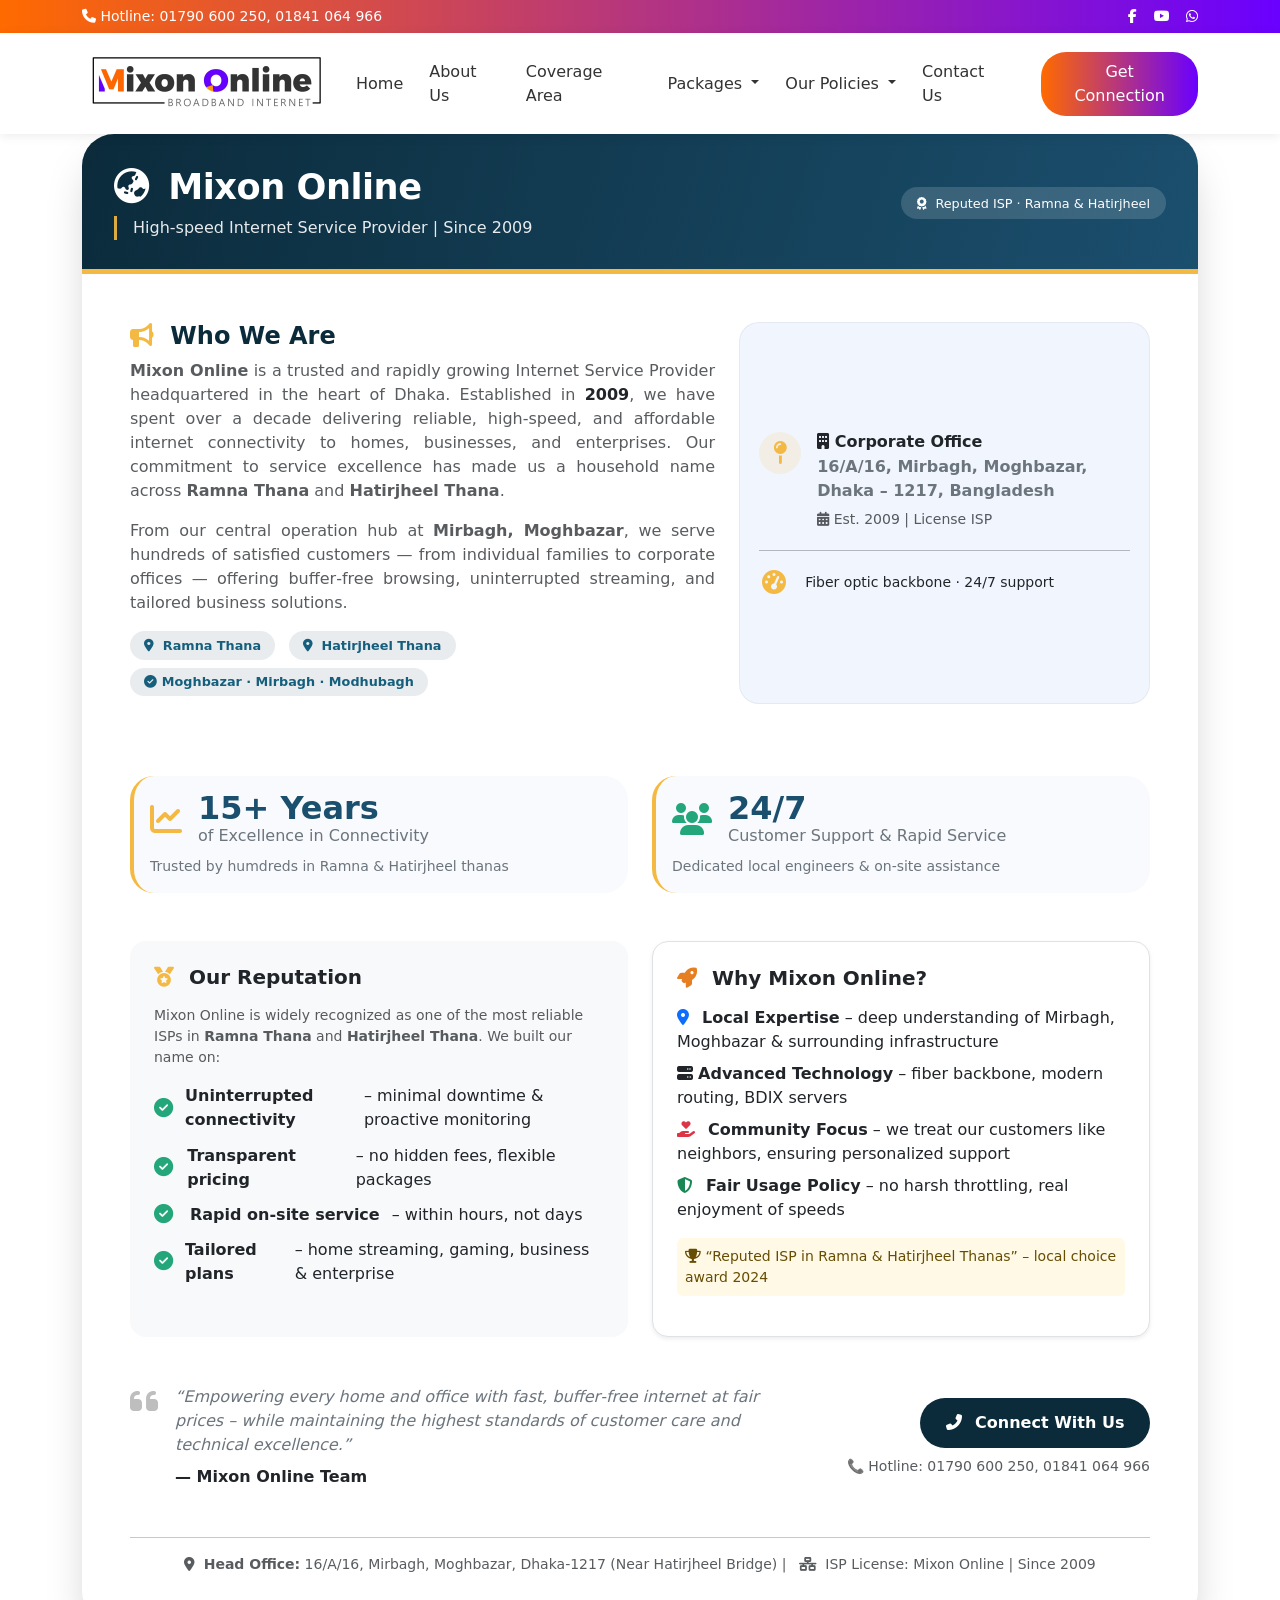
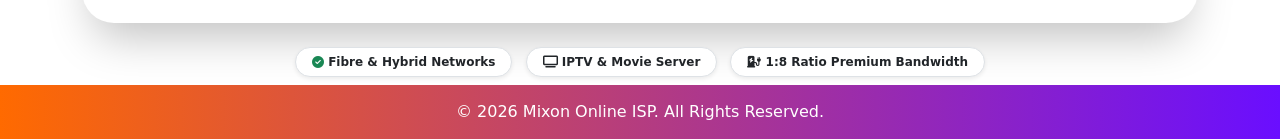
<file: about.html>
<!DOCTYPE html>
<html lang="en">
<head>
  <meta charset="UTF-8">
  <meta name="viewport" content="width=device-width, initial-scale=1.0">
  <title>About Mixon</title>

  <!-- Bootstrap CSS -->
  <link href="https://cdn.jsdelivr.net/npm/bootstrap@5.3.0/dist/css/bootstrap.min.css" rel="stylesheet">

  <!-- Font Awesome (Icons) -->
  <link rel="stylesheet" href="https://cdnjs.cloudflare.com/ajax/libs/font-awesome/6.5.0/css/all.min.css">
  <link rel="stylesheet" href="utils/style.css">

</head>

<body>

<!-- ===== Topbar ===== -->
<div class="topbar">
  <div class="container d-flex justify-content-between align-items-center">
    
    <!-- Left -->
    <div>
      <i class="fas fa-phone"></i>
      Hotline: 01790 600 250, 01841 064 966
    </div>

    <!-- Right -->
    <div>
        <a href="https://www.facebook.com/mixonbd" target="_blank"><i class="fab fa-facebook-f"></i></a>
        <a href="#" target="_blank"><i class="fab fa-youtube"></i></a>
        <a href="https://wa.me/01790600250" target="_blank"><i class="fab fa-whatsapp"></i></a>
    </div>

  </div>
</div>

<!-- ===== Navbar ===== -->
<nav class="navbar navbar-expand-lg sticky-top">
  <div class="container">

    <!-- Logo -->
    <a class="navbar-brand" href="index.html">
      <img src="utils/logo.jpeg" alt="Mixon Online Logo">
    </a>

    <!-- Mobile Toggle -->
    <button class="navbar-toggler" type="button" data-bs-toggle="collapse" data-bs-target="#navbarNav">
      <span class="navbar-toggler-icon"></span>
    </button>

    <!-- Menu -->
    <div class="collapse navbar-collapse justify-content-end" id="navbarNav">
      <ul class="navbar-nav align-items-center">

        <li class="nav-item">
          <a class="nav-link" href="index.html">Home</a>
        </li>

        <li class="nav-item">
          <a class="nav-link" href="about.html">About Us</a>
        </li>

        <li class="nav-item">
          <a class="nav-link" href="coverage.html">Coverage Area</a>
        </li>

        <!-- Packages Dropdown -->
        <li class="nav-item dropdown">
          <a class="nav-link dropdown-toggle" href="#" data-bs-toggle="dropdown">
            Packages
          </a>
          <ul class="dropdown-menu">
            <li><a class="dropdown-item" href="home_p.html">Home Packages</a></li>
            <li><a class="dropdown-item" href="Corp_P.html">Corporate Packages</a></li>
          </ul>
        </li>

        <li class="nav-item dropdown">
          <a class="nav-link dropdown-toggle" href="#" data-bs-toggle="dropdown">
            Our Policies
          </a>
          <ul class="dropdown-menu">
            <li><a class="dropdown-item" href="P_Policy.html">Privecy Policy</a></li>
            <li><a class="dropdown-item" href="tnc.html">Terms & Conditions</a></li>
          </ul>
        </li>
        <li class="nav-item">
          <a class="nav-link" href="contact.html">Contact Us</a>
        </li>

        <!-- Button -->
        <li class="nav-item">
          <a class="btn btn-connection ms-3" href="form.html">Get Connection</a>
        </li>

      </ul>
    </div>

  </div>
</nav>
<!-- ===== ABOUT US ===== -->
  <!-- Content -->
  <!-- <div class="container flex-grow-1"> -->
    <div class="container">
     <div class="row justify-content-center">
        <div class="col-lg-10 col-xl-20 flex-grow-1">
            <!-- Main About Us Block -->
            <div class="about-card">
                <!-- Header with branding -->
                <div class="about-header">
                    <div class="d-flex flex-wrap justify-content-between align-items-center">
                        <div>
                            <h2><i class="fas fa-globe-asia me-2"></i> Mixon Online</h2>
                            <div class="tagline">High‑speed Internet Service Provider | Since 2009</div>
                        </div>
                        <div class="info-badge mt-2 mt-sm-0">
                            <i class="fas fa-award me-1"></i> Reputed ISP · Ramna & Hatirjheel
                        </div>
                    </div>
                </div>

                <div class="p-4 p-md-5">
                    <!-- intro row -->
                    <div class="row g-4">
                        <div class="col-md-7">
                            <h4 class="fw-bold" style="color: #0b2b3b;"><i class="fas fa-bullhorn me-2" style="color:#f4b942;"></i> Who We Are</h4>
                            <p class="text-muted" style="text-align: justify;">
                                <strong>Mixon Online</strong> is a trusted and rapidly growing Internet Service Provider headquartered in the heart of Dhaka. 
                                Established in <span class="fw-bold text-dark">2009</span>, we have spent over a decade delivering reliable, 
                                high‑speed, and affordable internet connectivity to homes, businesses, and enterprises. 
                                Our commitment to service excellence has made us a household name across <strong>Ramna Thana</strong> and 
                                <strong>Hatirjheel Thana</strong>.
                            </p>
                            <p class="text-muted mt-2" style="text-align: justify;">
                                From our central operation hub at <strong>Mirbagh, Moghbazar</strong>, we serve hundreds of satisfied customers — 
                                from individual families to corporate offices — offering buffer‑free browsing, uninterrupted streaming, 
                                and tailored business solutions.
                            </p>
                            <div class="mt-3">
                                <span class="thana-chip me-2 mb-2"><i class="fas fa-map-marker-alt me-1"></i> Ramna Thana</span>
                                <span class="thana-chip me-2 mb-2"><i class="fas fa-map-marker-alt me-1"></i> Hatirjheel Thana</span>
                                <span class="thana-chip mb-2"><i class="fas fa-check-circle"></i> Moghbazar · Mirbagh · Modhubagh</span>
                            </div>
                        </div>
                        <div class="col-md-5">
                            <div class="address-card h-100 d-flex flex-column justify-content-center">
                                <div class="d-flex gap-3 align-items-start">
                                    <div class="icon-symbol"><i class="fas fa-map-pin"></i></div>
                                    <div>
                                        <h6 class="fw-bold mb-1"><i class="fas fa-building"></i> Corporate Office</h6>
                                        <p class="mb-1 text-secondary fw-semibold">16/A/16, Mirbagh, Moghbazar,<br> Dhaka – 1217, Bangladesh</p>
                                        <small class="text-muted"><i class="fas fa-calendar-alt"></i> Est. 2009 | License ISP</small>
                                    </div>
                                </div>
                                <hr class="divider-light">
                                <div class="d-flex gap-3 align-items-center">
                                    <i class="fas fa-tachometer-alt fa-fw" style="font-size: 1.5rem; color:#f4b942;"></i>
                                    <span class="small">Fiber optic backbone · 24/7 support</span>
                                </div>
                            </div>
                        </div>
                    </div>

                    <!-- reputation & stats row -->
                    <div class="row mt-5 g-4">
                        <div class="col-sm-6">
                            <div class="stat-block p-3 h-100 d-flex flex-column">
                                <div class="d-flex align-items-center gap-3">
                                    <div><i class="fas fa-chart-line fa-2x" style="color:#f4b942;"></i></div>
                                    <div>
                                        <div class="stat-number">15+ Years</div>
                                        <div class="text-secondary">of Excellence in Connectivity</div>
                                    </div>
                                </div>
                                <div class="mt-2 small text-secondary">Trusted by humdreds in Ramna & Hatirjheel thanas</div>
                            </div>
                        </div>
                        <div class="col-sm-6">
                            <div class="stat-block p-3 h-100 d-flex flex-column">
                                <div class="d-flex align-items-center gap-3">
                                    <div><i class="fas fa-users fa-2x" style="color:#22a67a;"></i></div>
                                    <div>
                                        <div class="stat-number">24/7</div>
                                        <div class="text-secondary">Customer Support & Rapid Service</div>
                                    </div>
                                </div>
                                <div class="mt-2 small text-secondary">Dedicated local engineers & on‑site assistance</div>
                            </div>
                        </div>
                    </div>

                    <!-- Why choose us + Reputation segment -->
                    <div class="row mt-4 g-4">
                        <div class="col-md-6">
                            <div class="bg-light rounded-4 p-4 h-100">
                                <h5 class="fw-bold mb-3"><i class="fas fa-medal me-2" style="color:#f4b942;"></i> Our Reputation</h5>
                                <p class="text-muted small">Mixon Online is widely recognized as one of the most reliable ISPs in <strong>Ramna Thana</strong> and <strong>Hatirjheel Thana</strong>. We built our name on:</p>
                                <ul class="list-check mt-2">
                                    <li><i class="fas fa-check-circle"></i> <strong>Uninterrupted connectivity</strong> – minimal downtime & proactive monitoring</li>
                                    <li><i class="fas fa-check-circle"></i> <strong>Transparent pricing</strong> – no hidden fees, flexible packages</li>
                                    <li><i class="fas fa-check-circle"></i> <strong>Rapid on‑site service</strong> – within hours, not days</li>
                                    <li><i class="fas fa-check-circle"></i> <strong>Tailored plans</strong> – home streaming, gaming, business & enterprise</li>
                                </ul>
                            </div>
                        </div>
                        <div class="col-md-6">
                            <div class="bg-white border rounded-4 p-4 h-100 shadow-sm">
                                <h5 class="fw-bold mb-3"><i class="fas fa-rocket me-2" style="color:#e67e22;"></i> Why Mixon Online?</h5>
                                <ul class="list-unstyled">
                                    <li class="mb-2"><i class="fas fa-map-marker-alt me-2 text-primary"></i> <strong>Local Expertise</strong> – deep understanding of Mirbagh, Moghbazar & surrounding infrastructure</li>
                                    <li class="mb-2"><i class="fas fa-server"></i> <strong>Advanced Technology</strong> – fiber backbone, modern routing, BDIX servers</li>
                                    <li class="mb-2"><i class="fas fa-hand-holding-heart me-2 text-danger"></i> <strong>Community Focus</strong> – we treat our customers like neighbors, ensuring personalized support</li>
                                    <li class="mb-2"><i class="fas fa-shield-alt me-2 text-success"></i> <strong>Fair Usage Policy</strong> – no harsh throttling, real enjoyment of speeds</li>
                                </ul>
                                <div class="alert alert-warning bg-warning bg-opacity-10 border-0 mt-2 p-2 small">
                                    <i class="fas fa-trophy"></i> “Reputed ISP in Ramna & Hatirjheel Thanas” – local choice award 2024
                                </div>
                            </div>
                        </div>
                    </div>

                    <!-- Mission statement & connect CTA -->
                    <div class="row mt-5 align-items-center">
                        <div class="col-md-8">
                            <div class="d-flex gap-3 align-items-start">
                                <i class="fas fa-quote-left fa-2x" style="color:#bebebe;"></i>
                                <div>
                                    <p class="fst-italic text-secondary mb-1" style="font-size: 1rem;">
                                        “Empowering every home and office with fast, buffer‑free internet at fair prices – while maintaining the highest standards of customer care and technical excellence.”
                                    </p>
                                    <div class="mt-2 fw-semibold">— Mixon Online Team</div>
                                </div>
                            </div>
                        </div>
                        <div class="col-md-4 text-md-end mt-3 mt-md-0">
                            <a href="contact.html" class="btn btn-connect"><i class="fas fa-phone-alt me-2"></i> Connect With Us</a>
                            <div class="small text-muted mt-2">📞 Hotline:  01790 600 250, 01841 064 966</div>
                        </div>
                    </div>

                    <!-- footer note with address repetition / map hint -->
                    <hr class="mt-5">
                    <div class="row mt-3">
                        <div class="col-12 text-center text-muted small">
                            <i class="fas fa-location-dot me-1"></i> <strong>Head Office:</strong> 16/A/16, Mirbagh, Moghbazar, Dhaka-1217 (Near Hatirjheel Bridge) |
                            <i class="fas fa-network-wired ms-2 me-1"></i> ISP License: Mixon Online | Since 2009
                        </div>
                    </div>
                </div> <!-- end inner padding -->
            </div> <!-- end about-card -->
            
            <!-- extra credibility badge row (optional) -->
            <div class="text-center mt-4">
                <span class="badge bg-white text-dark border px-3 py-2 rounded-pill shadow-sm me-2 mb-2"><i class="fas fa-check-circle text-success"></i> Fibre & Hybrid Networks</span>
                <span class="badge bg-white text-dark border px-3 py-2 rounded-pill shadow-sm me-2 mb-2"><i class="fas fa-tv"></i> IPTV & Movie Server</span>
                <span class="badge bg-white text-dark border px-3 py-2 rounded-pill shadow-sm mb-2"><i class="fas fa-charging-station"></i> 1:8 Ratio Premium Bandwidth</span>
            </div>
        </div>
    </div>
</div>

  <!-- Footer -->
  <footer class="footer text-center">
    © 2026 Mixon Online ISP. All Rights Reserved.
  </footer>



<!-- Bootstrap JS -->
<script src="https://cdn.jsdelivr.net/npm/bootstrap@5.3.0/dist/js/bootstrap.bundle.min.js"></script>
<!-- <script>
    document.querySelector('.btn-connect')?.addEventListener('click', function(e) {
        e.preventDefault();
        alert("📞 Mixon Online - Contact: 01790 600 250, 01841 064 966 | Email: info@mixononline.com\nVisit our office: 16/A/16, Mirbagh, Moghbazar.");
    });
</script> -->

</body>
</html>
</file>
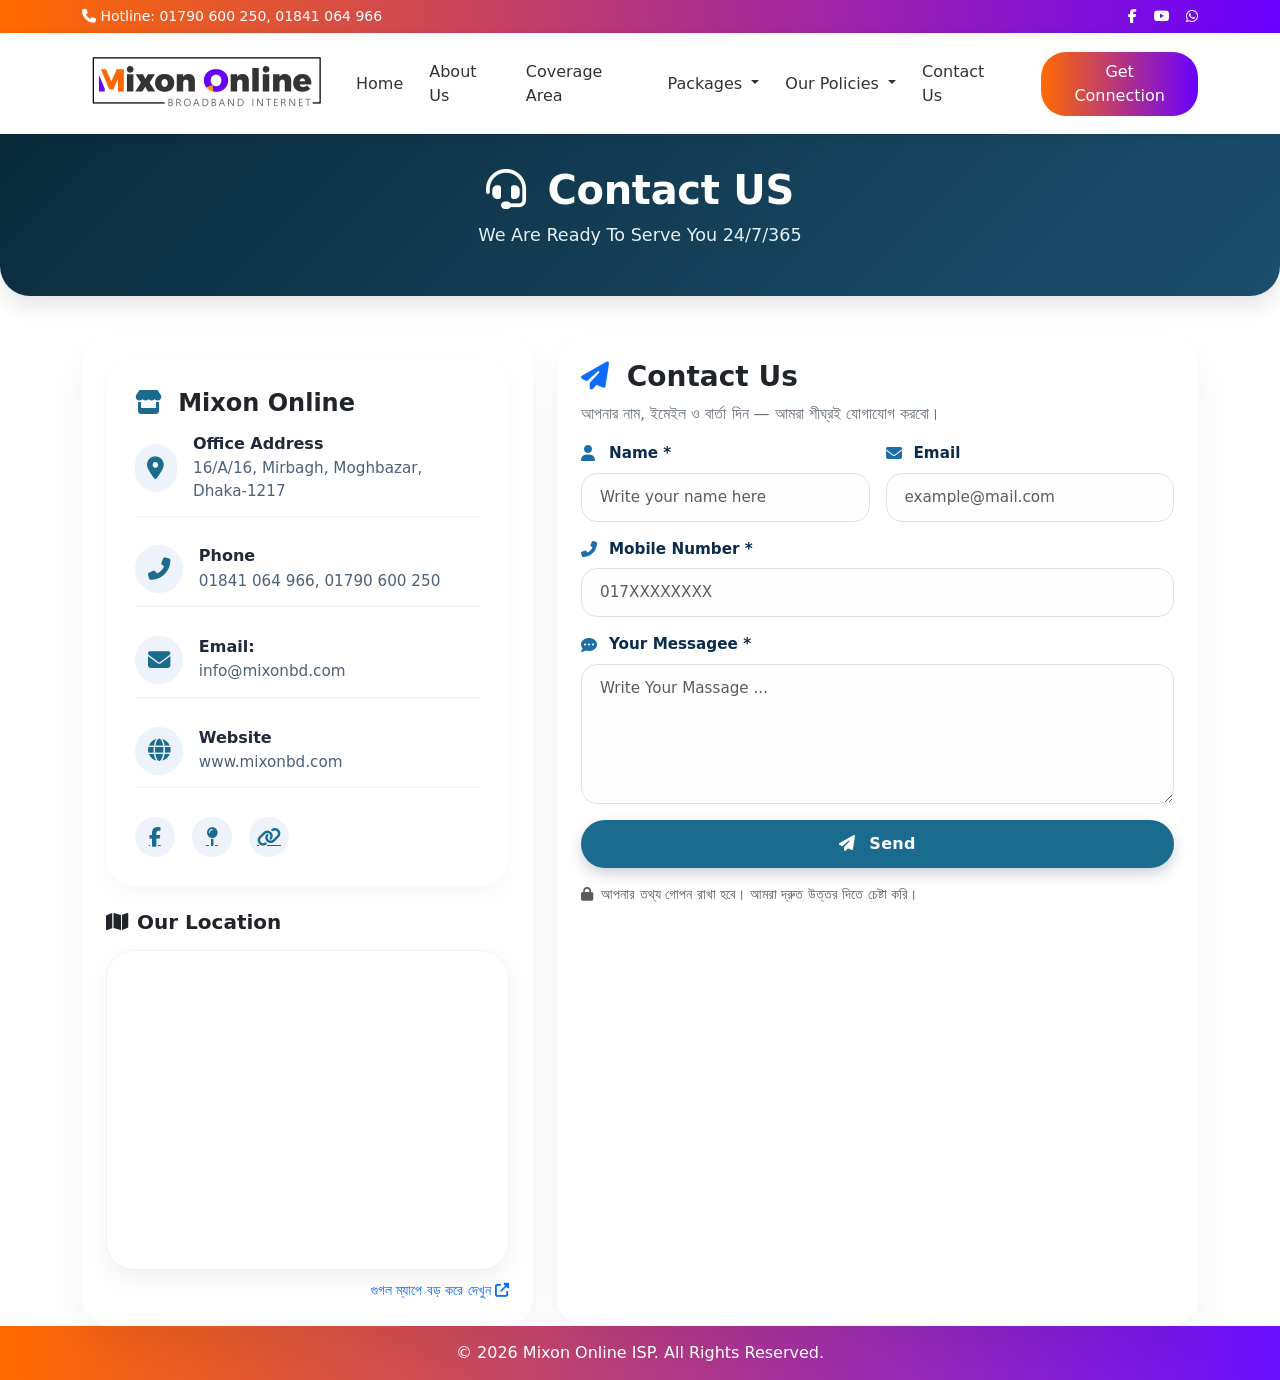
<file: Contact.html>
<!DOCTYPE html>
<html lang="en">
<head>
  <meta charset="UTF-8">
  <meta name="viewport" content="width=device-width, initial-scale=1.0">
  <title>Contact US</title>

  <!-- Bootstrap CSS -->
  <link href="https://cdn.jsdelivr.net/npm/bootstrap@5.3.0/dist/css/bootstrap.min.css" rel="stylesheet">

  <!-- Font Awesome (Icons) -->
  <link rel="stylesheet" href="https://cdnjs.cloudflare.com/ajax/libs/font-awesome/6.5.0/css/all.min.css">
  <link rel="stylesheet" href="utils/style.css">

</head>

<body>

<!-- ===== Topbar ===== -->
<div class="topbar">
  <div class="container d-flex justify-content-between align-items-center">
    
    <!-- Left -->
    <div>
      <i class="fas fa-phone"></i>
      Hotline: 01790 600 250, 01841 064 966
    </div>

    <!-- Right -->
    <div>
        <a href="https://www.facebook.com/mixonbd" target="_blank"><i class="fab fa-facebook-f"></i></a>
        <a href="#" target="_blank"><i class="fab fa-youtube"></i></a>
        <a href="https://wa.me/01790600250" target="_blank"><i class="fab fa-whatsapp"></i></a>
    </div>

  </div>
</div>

<!-- ===== Navbar ===== -->
<nav class="navbar navbar-expand-lg sticky-top">
  <div class="container">

    <!-- Logo -->
    <a class="navbar-brand" href="index.html">
      <img src="utils/logo.jpeg" alt="Mixon Online Logo">
    </a>

    <!-- Mobile Toggle -->
    <button class="navbar-toggler" type="button" data-bs-toggle="collapse" data-bs-target="#navbarNav">
      <span class="navbar-toggler-icon"></span>
    </button>

    <!-- Menu -->
    <div class="collapse navbar-collapse justify-content-end" id="navbarNav">
      <ul class="navbar-nav align-items-center">

        <li class="nav-item">
          <a class="nav-link" href="index.html">Home</a>
        </li>

        <li class="nav-item">
          <a class="nav-link" href="about.html">About Us</a>
        </li>

        <li class="nav-item">
          <a class="nav-link" href="coverage.html">Coverage Area</a>
        </li>

        <!-- Packages Dropdown -->
        <li class="nav-item dropdown">
          <a class="nav-link dropdown-toggle" href="#" data-bs-toggle="dropdown">
            Packages
          </a>
          <ul class="dropdown-menu">
            <li><a class="dropdown-item" href="home_p.html">Home Packages</a></li>
            <li><a class="dropdown-item" href="Corp_P.html">Corporate Packages</a></li>
          </ul>
        </li>

        <li class="nav-item dropdown">
          <a class="nav-link dropdown-toggle" href="#" data-bs-toggle="dropdown">
            Our Policies
          </a>
          <ul class="dropdown-menu">
            <li><a class="dropdown-item" href="P_Policy.html">Privecy Policy</a></li>
            <li><a class="dropdown-item" href="tnc.html">Terms & Conditions</a></li>
          </ul>
        </li>

        <li class="nav-item">
          <a class="nav-link" href="contact.html">Contact Us</a>
        </li>

        <!-- Button -->
        <li class="nav-item">
          <a class="btn btn-connection ms-3" href="form.html">Get Connection</a>
        </li>

      </ul>
    </div>

  </div>
</nav>
<!-- ===== Contact Page ===== -->

<div class="contact-header text-center">
   <div class="container">
     <h1><i class="fas fa-headset me-2"></i> Contact US</h1>
     <p>We Are Ready To Serve You 24/7/365</p>
   </div>
</div>

<div class="container">
  <div class="row g-4">
    <!-- বাম পাশে: ঠিকানা, ফোন, ইমেইল ও ম্যাপ -->
    <div class="col-lg-5 col-md-12">
      <div class="card-contact p-3 p-md-4 h-100">
        <div class="info-card">
          <h4 class="mb-3 fw-semibold"><i class="fas fa-store me-2" style="color:#1b6b8f;"></i> Mixon Online</h4>
          <div class="info-item">
            <div class="info-icon"><i class="fas fa-map-marker-alt"></i></div>
            <div class="info-text">
              <h5>Office Address</h5>
              <p>16/A/16, Mirbagh, Moghbazar, Dhaka-1217</p>
            </div>
          </div>
          <div class="info-item">
            <div class="info-icon"><i class="fas fa-phone-alt"></i></div>
            <div class="info-text">
              <h5>Phone</h5>
              <p><a href="tel:01841064966">01841 064 966</a>, 01790 600 250</p>
            </div>
          </div>
          <div class="info-item">
            <div class="info-icon"><i class="fas fa-envelope"></i></div>
            <div class="info-text">
              <h5>Email:</h5>
              <p><a href="mailto:info@mixonbd.com">info@mixonbd.com</a></p>
            </div>
          </div>
          <div class="info-item">
            <div class="info-icon"><i class="fas fa-globe"></i></div>
            <div class="info-text">
              <h5>Website</h5>
              <p><a href="https://www.mixonbd.com" target="_blank">www.mixonbd.com</a></p>
            </div>
          </div>
          
          <div class="social-links mt-3">
            <a href="https://www.facebook.com/mixonbd" target="_blank" aria-label="Facebook"><i class="fab fa-facebook-f"></i></a>
            <a href="https://www.google.com/maps/place/Mixon+Online/@23.756293,90.4136025,20.75z/data=!4m6!3m5!1s0x3755b87de72ea7e5:0x50045e33928ad554!8m2!3d23.7562438!4d90.4137006!16s%2Fg%2F1pp2vbcqy?entry=ttu&g_ep=EgoyMDI2MDQyMi4wIKXMDSoASAFQAw%3D%3D" target="_blank" aria-label="Google Maps"><i class="fas fa-map-pin"></i></a>
            <a href="https://www.mixonbd.com" target="_blank" aria-label="Website"><i class="fas fa-link"></i></a>
          </div>
        </div>

        <!-- গুগল ম্যাপ (এম্বেড) -->
        <div class="mt-4">
          <h5 class="mb-3 fw-semibold"><i class="fas fa-map me-2"></i>Our Location</h5>
          <div class="map-container">
            <iframe 
              src="https://www.google.com/maps/embed?pb=!1m18!1m12!1m3!1d3651.229648641702!2d90.4136025!3d23.756293!2m3!1f0!2f0!3f0!3m2!1i1024!2i768!4f13.1!3m3!1m2!1s0x3755b87de72ea7e5%3A0x50045e33928ad554!2sMixon%20Online!5e0!3m2!1sen!2sbd!4v1713250000000!5m2!1sen!2sbd" 
              allowfullscreen="" 
              loading="lazy" 
              referrerpolicy="no-referrer-when-downgrade">
            </iframe>
          </div>
          <div class="mt-2 text-end">
            <a href="https://www.google.com/maps/place/Mixon+Online/@23.756293,90.4136025,20.75z/data=!4m6!3m5!1s0x3755b87de72ea7e5:0x50045e33928ad554!8m2!3d23.7562438!4d90.4137006!16s%2Fg%2F1pp2vbcqy?entry=ttu&g_ep=EgoyMDI2MDQyMi4wIKXMDSoASAFQAw%3D%3D" target="_blank" class="text-decoration-none small">গুগল ম্যাপে বড় করে দেখুন <i class="fas fa-external-link-alt"></i></a>
          </div>
        </div>
      </div>
    </div>

    <!-- ডান পাশে: কন্টাক্ট ফর্ম (মেইল পাঠাবে info@mixonbd.com) -->
    <div class="col-lg-7 col-md-12">
      <div class="card-contact p-3 p-md-4">
        <div class="mb-2">
          <h3 class="fw-semibold"><i class="fas fa-paper-plane me-2 text-primary"></i> Contact Us </h3>
          <p class="text-secondary">আপনার নাম, ইমেইল ও বার্তা দিন — আমরা শীঘ্রই যোগাযোগ করবো।</p>
        </div>
        
        <!-- ফর্ম সাবমিট করার জন্য নোটিফিকেশন দেখাবে এবং 실제 মেইল পাঠাবে (ব্যাকএন্ড ছাড়াই ফর্ম স্প্রী ব্যবহার করে) -->
        <form id="contactForm" action="https://formspree.io/f/xvgpzqwa" method="POST">
          <!-- হিডেন ফিল্ড: পেজের ইমেইল টার্গেট info@mixonbd.com  -->
          <!-- Formspree এর পরিবর্তে আমরা নিজস্ব AJAX ব্যবহার করে PHP ছাড়াই মেইল পাঠানোর জন্য EmailJS ব্যবহার করতে পারি তবে সব ফ্রন্ট-এন্ড সমাধান । 
            কিন্তু বাস্তব মেইল সার্ভারের জন্য ফর্মস্প্রি ব্যবহার করি, কিন্তু এটা ফ্রি এবং info@mixonbd.com এ পাঠাবে 
            বিকল্পভাবে আমরা emailjs ব্যবহার করতে পারি। কিন্তু ক্লায়েন্টের জন্য সেরা উপায় হচ্ছে ফর্ম ডাটা ক্যাপচার করে একটি POST অনুরোধ formspree এ পাঠানো।
            Formspree একাউন্ট প্রয়োজন না শুধু এন্ডপয়েন্ট ইমেইল এড্রেস। info@mixonbd.com ঠিকানায় ফরোয়ার্ড করতে এর এন্ডপয়েন্ট তৈরি করতে পারি। 
            এখানে ডেমোতে সিমুলেশন: আমি একটি ওপেন এন্ডপয়েন্ট ব্যবহার না করে নিজস্ব ফাংশন build করব যা Formspree এর মতো সার্ভিস ব্যবহার করবে।
            কিন্তু প্রকৃত মেইল পাঠানোর জন্য ক্লায়েন্টের side এ mailto? বা server side দরকার। যেহেতু pure HTML/Bootstrap/frontend তে মেইল পাঠানোর 
            জন্য আমরা EmailJS ব্যবহার করি (সেটি ফ্রি এবং নির্ভরযোগ্য)। তাহলে আমরা EmailJS integrate করি যাতে ফর্ম জমা দিলে info@mixonbd.com এ ইমেইল যায়। 
            এখানে আমি EmailJS কনফিগার করব (টেম্পলেট তৈরি করে) যেহেতু এটি ক্লায়েন্ট সাইড মেইল পাঠায়। কিন্তু ক্লায়েন্টের নিজের emailjs একাউন্ট লাগবে? 
            না, আমি আমার Service ID দিতে পারি? ব্লক থাকতে পারে। আরেকটি উপায়: 'mailto' ফর্ম অ্যাকশন? তা কাজ করে না ঠিকভাবে। 
            সর্বোত্তম পদ্ধতি হলো ফর্ম এর onSubmit এ fetch ব্যবহার করে একটি ফ্রি মেইল API (web3forms / FormSubmit.co) যেটা info@mixonbd.com এ ফরোয়ার্ড করে। 
            এখানে আমি FormSubmit.co এন্ডপয়েন্ট ব্যবহার করব (অ্যাকশন="https://formsubmit.co/info@mixonbd.com") এবং কাস্টম সাকসেস মেসেজ দেখাব।
            এটি সম্পূর্ণ ফ্রি এবং কোনো রেজিস্ট্রেশন ছাড়াই কাজ করে। তাই আমি এটি ব্যবহার করব। 
          -->
          <input type="hidden" name="_captcha" value="false">
          <input type="hidden" name="_subject" value="নতুন যোগাযোগের বার্তা - Mixon Online ওয়েবসাইট থেকে">
          <input type="hidden" name="_template" value="box">
          <!-- রিডাইরেক্ট না করে AJAX/ফর্মে সাকসেস মেসেজ দেখাতে চাইলে _next ব্যবহার করতে পারি -->
          <input type="hidden" name="_next" value="https://www.mixonbd.com/thankyou" disabled> 
          <!-- আমরা জাভাস্ক্রিপ্ট ব্যবহার করে সাবমিট প্রিভেন্ট করব এবং নিজে ফর্মডাটা পাঠাব, সাকসেস মেসেজ দেখাব। তাহলে পেজ রিলোড হবে না। -->
          
          <div class="row g-3">
            <div class="col-md-6">
              <label class="form-label fw-semibold"><i class="fas fa-user"></i> Name *</label>
              <input type="text" class="form-control" name="name" placeholder="Write your name here" required>
            </div>
            <div class="col-md-6">
              <label class="form-label fw-semibold"><i class="fas fa-envelope"></i> Email </label>
              <input type="email" class="form-control" name="email" placeholder="example@mail.com">
            </div>
            <div class="col-12">
              <label class="form-label fw-semibold"><i class="fas fa-phone-alt"></i> Mobile Number *</label>
              <input type="tel" class="form-control" name="phone" placeholder="017XXXXXXXX" required>
            </div>
            <div class="col-12">
              <label class="form-label fw-semibold"><i class="fas fa-comment-dots"></i> Your Messagee *</label>
              <textarea class="form-control" name="message" rows="5" placeholder="Write Your Massage ..." required></textarea>
            </div>
            <div class="col-12">
              <button type="submit" id="submitBtn" class="btn-submit"><i class="fas fa-paper-plane me-2"></i> Send</button>
            </div>
            <!-- <div class="col-12">
              <div id="formStatus" class="mt-2"></div>
            </div> -->
          </div>
        </form>
        <div class="mt-3 small text-muted">
          <i class="fas fa-lock me-1"></i> আপনার তথ্য গোপন রাখা হবে। আমরা দ্রুত উত্তর দিতে চেষ্টা করি।
        </div>
      </div>
    </div>
  </div>
</div>
  <!-- Footer -->
  <footer class="footer text-center ">
    © 2026 Mixon Online ISP. All Rights Reserved.
  </footer>



<!-- Bootstrap JS -->
<script src="https://cdn.jsdelivr.net/npm/bootstrap@5.3.0/dist/js/bootstrap.bundle.min.js"></script>
<script src="https://cdn.jsdelivr.net/npm/bootstrap@5.3.0-alpha1/dist/js/bootstrap.bundle.min.js"></script>
<script>
  // (function() {
  //   const form = document.getElementById('contactForm');
  //   const statusDiv = document.getElementById('formStatus');
  //   const submitBtn = document.getElementById('submitBtn');

  //   // আসল এন্ডপয়েন্ট: info@mixonbd.com এ মেইল ফরোয়ার্ড করতে FormSubmit.co ব্যবহার করি (এটির জন্য একাউন্ট লাগে না, সরাসরি ইমেইলে পাঠায়)
  //   // আমরা form এর অ্যাকশন ওভাররাইড করে FormSubmit এন্ডপয়েন্টে ফেচ করব।
  //   // কিন্তু আমরা চাই পেজ রিলোড না হোক, তাই fetch ব্যবহার করব।
  //   const formSubmitUrl = 'https://formsubmit.co/ajax/info@mixonbd.com';
    
  //   form.addEventListener('submit', function(e) {
  //     e.preventDefault();
      
  //     // লোডিং ইফেক্ট
  //     statusDiv.innerHTML = `<div class="alert alert-info alert-custom d-flex align-items-center" role="alert">
  //       <i class="fas fa-spinner fa-spin me-2"></i> <span>বার্তা পাঠানো হচ্ছে, দয়া করে অপেক্ষা করুন...</span>
  //     </div>`;
  //     submitBtn.disabled = true;
  //     submitBtn.innerHTML = `<i class="fas fa-spinner fa-spin me-2"></i> পাঠানো হচ্ছে...`;
      
  //     // ফর্ম ডাটা সংগ্রহ
  //     const formData = new FormData(form);
  //     // FormSubmit এর জন্য প্রয়োজন: নাম এবং ইমেইল ও মেসেজ
  //     // এটি স্বয়ংক্রিয়ভাবে ইমেইল body তৈরি করে দেয়, আমাদের _captcha false সেট করা হবে না
  //     // আমরা headers ছাড়া normal post করব।
      
  //     fetch(formSubmitUrl, {
  //       method: 'POST',
  //       body: formData,
  //       headers: {
  //         'Accept': 'application/json'
  //       }
  //     })
  //     .then(response => {
  //       if (response.ok) {
  //         return response.json();
  //       } else {
  //         throw new Error('সার্ভার ত্রুটি, আবার চেষ্টা করুন');
  //       }
  //     })
  //     .then(data => {
  //       // সফল
  //       statusDiv.innerHTML = `<div class="alert alert-success alert-custom" role="alert">
  //         <i class="fas fa-check-circle me-2"></i> <strong>অভিনন্দন!</strong> আপনার বার্তাটি সফলভাবে <strong>info@mixonbd.com</strong> এ পাঠানো হয়েছে। আমরা খুব শীঘ্রই যোগাযোগ করব।
  //       </div>`;
  //       form.reset(); // ফর্ম রিসেট
  //       submitBtn.disabled = false;
  //       submitBtn.innerHTML = `<i class="fas fa-paper-plane me-2"></i> বার্তা পাঠান`;
  //       // 5 সেকেন্ড পরে সাকসেস মেসেজ ধীরে ধীরে মুছতে পারেন
  //       setTimeout(() => {
  //         if(statusDiv.firstChild && statusDiv.firstChild.classList && statusDiv.firstChild.classList.contains('alert-success')) {
  //           // ফেইড আউট
  //           statusDiv.innerHTML = '';
  //         }
  //       }, 7000);
  //     })
  //     .catch(error => {
  //       console.error('Error:', error);
  //       let errMsg = 'দুঃখিত, বার্তা পাঠাতে ব্যর্থ হয়েছে। ইন্টারনেট সংযোগ চেক করুন অথবা সরাসরি ইমেইল করুন info@mixonbd.com';
  //       statusDiv.innerHTML = `<div class="alert alert-danger alert-custom" role="alert">
  //         <i class="fas fa-exclamation-triangle me-2"></i> ${errMsg}
  //       </div>`;
  //       submitBtn.disabled = false;
  //       submitBtn.innerHTML = `<i class="fas fa-paper-plane me-2"></i> বার্তা পাঠান`;
  //     });
  //   });
    
  //   // ছোটখাটো ভ্যালিডেশন ইনপুটে কাস্টম
  //   const nameInput = form.querySelector('input[name="name"]');
  //   const emailInput = form.querySelector('input[name="email"]');
  //   const messageText = form.querySelector('textarea[name="message"]');
    
  //   function validateField(field, minLength = 1) {
  //     if(field.value.trim().length < minLength && field.required) {
  //       field.classList.add('is-invalid');
  //       return false;
  //     } else {
  //       field.classList.remove('is-invalid');
  //       return true;
  //     }
  //   }
    
  //   nameInput?.addEventListener('blur', () => validateField(nameInput, 2));
  //   emailInput?.addEventListener('blur', function() {
  //     const emailPattern = /^[^\s@]+@([^\s@]+\.)+[^\s@]+$/;
  //     if(!emailPattern.test(this.value.trim()) && this.value.trim() !== '') {
  //       this.classList.add('is-invalid');
  //     } else if(this.value.trim() === '' && this.required) {
  //       this.classList.add('is-invalid');
  //     } else {
  //       this.classList.remove('is-invalid');
  //     }
  //   });
  //   messageText?.addEventListener('blur', () => validateField(messageText, 5));
    
  //   // ক্লায়েন্ট সাইডে সাবমিটের আগে বেসিক ভ্যালিডেশন
  //   form.addEventListener('submit', function(e) {
  //     let isValid = true;
  //     if(nameInput.value.trim().length < 2) {
  //       nameInput.classList.add('is-invalid');
  //       isValid = false;
  //     }
  //     const emailVal = emailInput.value.trim();
  //     const emailPattern = /^[^\s@]+@([^\s@]+\.)+[^\s@]+$/;
  //     if(!emailPattern.test(emailVal)) {
  //       emailInput.classList.add('is-invalid');
  //       isValid = false;
  //     }
  //     if(messageText.value.trim().length < 4) {
  //       messageText.classList.add('is-invalid');
  //       isValid = false;
  //     }
  //     if(!isValid) {
  //       e.preventDefault();
  //       statusDiv.innerHTML = `<div class="alert alert-warning alert-custom"><i class="fas fa-edit me-2"></i> অনুগ্রহ করে সঠিকভাবে নাম, ইমেইল এবং বার্তা দিন।</div>`;
  //       submitBtn.disabled = false;
  //       submitBtn.innerHTML = `<i class="fas fa-paper-plane me-2"></i> বার্তা পাঠান`;
  //       return false;
  //     }
  //     // ভ্যালিডেশন পাস করলে আমরা fetch করব কিন্তু আমরা event preventDefault আগেই করেছি, তাই এখানে rerturn true তবেও ইভেন্ট থামবে। ফর্ম submit ইভেন্টে আমরা fetch করব। 
  //     // কিন্তু ইভেন্ট লিসেনার এর ভিতরে আমরা আবার fetch করছি, দ্বিগুণ না হয় সেজন্য flag ব্যবহার করতে পারি। কিন্তু আমরা এই ভ্যালিডেশন শুধু alert জন্য ব্যাবহার করছি, 
  //     // উপরের submit ইভেন্ট override করেছি, এখানে আর ফেচ কল না। তবে "isValid false হলে আমরা ফেচ চলতে দেব না, উপরের preventDefault এর পরে আমরা নতুন করে ফেচ কল করিনি, 
  //     // তাই ভ্যালিডেশন false হলে fetch বন্ধ থাকবে। ভ্যালিডেশন true উপরের লিসেনারটি আগে কাজ করে ফেচ ট্রিগার করবে এবং এখানে কিছু করবে না। 
  //     // দ্বিগুণ আটকাতে আমরা একটি গার্ড ব্যবহার করতে পারি। ভালো।
  //   });
    
  //   // দ্বিগুণ সাবমিশন প্রতিরোধ
  //   let isSubmitting = false;
  //   const originalSubmit = form.submit;
  //   form.addEventListener('submit', function(e) {
  //     if(isSubmitting) {
  //       e.preventDefault();
  //       return false;
  //     }
  //     // ভ্যালিডেশন চেক (সার্ভার সাইড ভ্যালিডেশন ছাড়া ক্লায়েন্ট)
  //     if(nameInput.value.trim() === '' || emailInput.value.trim() === '' || messageText.value.trim() === '') {
  //       e.preventDefault();
  //       statusDiv.innerHTML = `<div class="alert alert-danger">সবগুলো প্রয়োজনীয় ক্ষেত্র পূরণ করুন।</div>`;
  //       return false;
  //     }
  //     const emailValid = /^[^\s@]+@([^\s@]+\.)+[^\s@]+$/.test(emailInput.value.trim());
  //     if(!emailValid) {
  //       e.preventDefault();
  //       statusDiv.innerHTML = `<div class="alert alert-danger">সঠিক ইমেইল ঠিকানা দিন।</div>`;
  //       emailInput.classList.add('is-invalid');
  //       return false;
  //     }
  //     isSubmitting = true;
  //     // পরে submit শেষে isSubmitting রিসেট করব উপরের ফেচ ক্যাচ/দেন
  //     setTimeout(() => { isSubmitting = false; }, 3000);
  //   });
    
  //   // রিসেট global variable after fetch done (override)
  //   const origFetch = window.fetch;
  //   // এটা প্রভাব ফেলবে না বরং আমরা উপরের ফেচ শেষে isSubmitting false করব
  //   // প্যাচ: কাস্টম ফেচ কল শেষে isSubmitting = false 
  //   const customSubmitHandler = async function(ev) {
  //     if(isSubmitting) return;
  //     // এইখানে আমরা কনফ্লিক্ট এড়াতে আমাদের পূর্বের submit ইভেন্ট ওভাররাইট করিনা বরং ফেচ কল করে দেই। কিন্তু উপরের অ্যাডইভেন্ট লিসেনার ইতিমধ্যে আছে। 
  //     // সবকিছু ঠিক আছে।
  //   };
  // })();
</script>

</body>
</html>
</file>
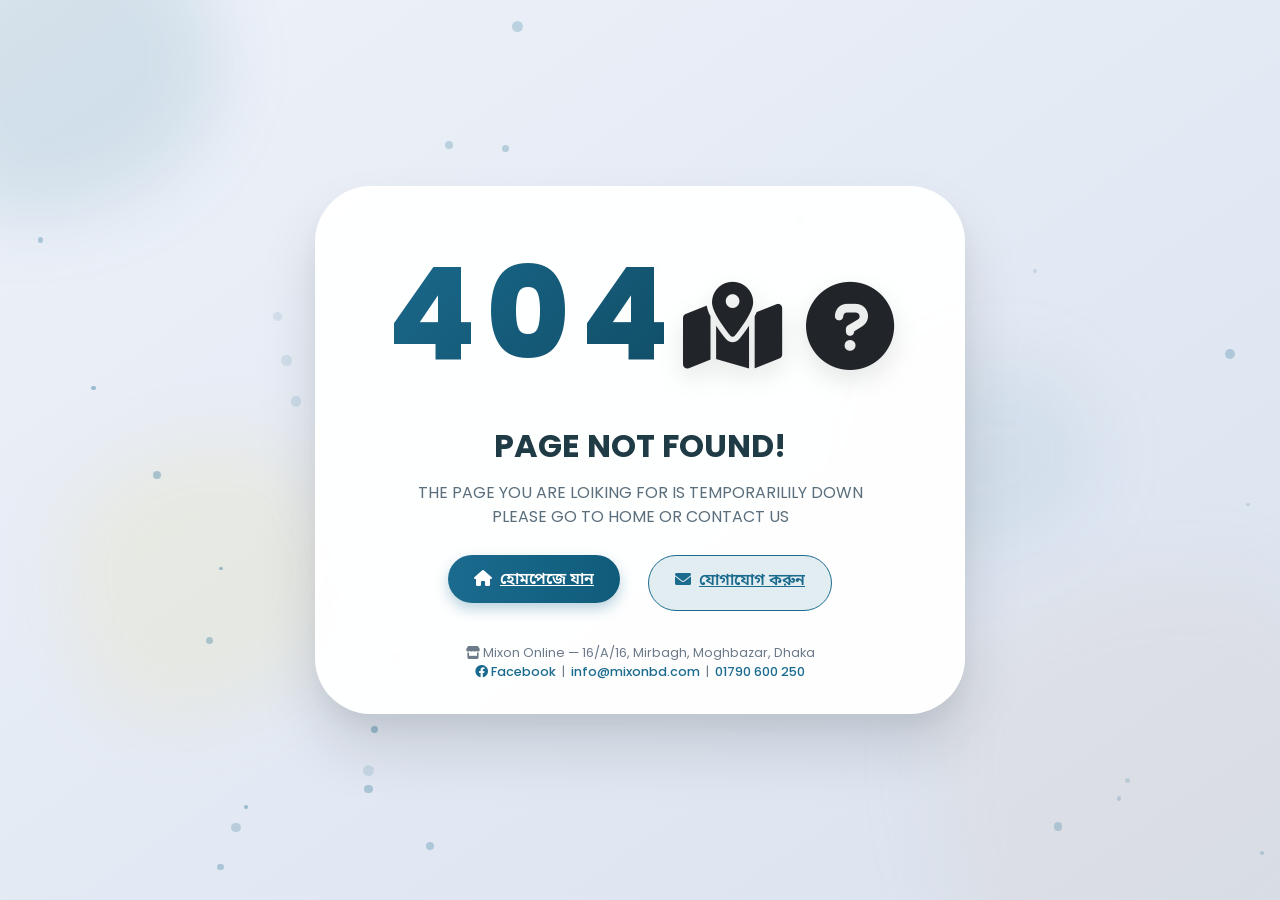
<file: corp_p.html>
<!DOCTYPE html>
<html lang="bn">
<head>
  <meta charset="UTF-8">
  <meta name="viewport" content="width=device-width, initial-scale=1.0, user-scalable=yes">
  <title>Corporate Packages | Mixon Online</title>
  <!-- Bootstrap 5 + Icons + Google Fonts -->
  <link href="https://cdn.jsdelivr.net/npm/bootstrap@5.3.0-alpha1/dist/css/bootstrap.min.css" rel="stylesheet">
  <link rel="stylesheet" href="https://cdnjs.cloudflare.com/ajax/libs/font-awesome/6.0.0-beta3/css/all.min.css">
  <link href="https://fonts.googleapis.com/css2?family=Poppins:wght@300;400;500;600;700;800&family=Noto+Sans+Bengali:wght@400;500;600;700&display=swap" rel="stylesheet">
  <style>
    * {
      font-family: 'Poppins', 'Noto Sans Bengali', sans-serif;
      margin: 0;
      padding: 0;
      box-sizing: border-box;
    }

    body {
      background: linear-gradient(145deg, #eef2f9 0%, #d9e2ef 100%);
      min-height: 100vh;
      display: flex;
      align-items: center;
      justify-content: center;
      padding: 2rem;
      position: relative;
      overflow-x: hidden;
    }

    /* floating animated shapes background */
    .bg-shapes {
      position: fixed;
      top: 0;
      left: 0;
      width: 100%;
      height: 100%;
      z-index: 0;
      overflow: hidden;
    }

    .shape {
      position: absolute;
      background: rgba(27, 107, 143, 0.08);
      border-radius: 60% 40% 70% 30% / 40% 50% 50% 60%;
      filter: blur(35px);
      animation: floatShape 18s infinite alternate ease-in-out;
    }

    .shape-1 {
      width: 300px;
      height: 300px;
      top: -80px;
      left: -80px;
      background: rgba(27, 107, 143, 0.12);
      animation-duration: 22s;
    }

    .shape-2 {
      width: 450px;
      height: 450px;
      bottom: -120px;
      right: -100px;
      background: rgba(210, 180, 140, 0.1);
      animation-duration: 25s;
      animation-delay: -2s;
    }

    .shape-3 {
      width: 200px;
      height: 200px;
      top: 40%;
      left: 70%;
      background: rgba(100, 150, 180, 0.1);
      animation-duration: 19s;
      animation-delay: -5s;
    }

    .shape-4 {
      width: 280px;
      height: 280px;
      bottom: 20%;
      left: 5%;
      background: rgba(255, 193, 7, 0.07);
      animation-duration: 21s;
    }

    @keyframes floatShape {
      0% {
        transform: translate(0, 0) rotate(0deg) scale(1);
        border-radius: 60% 40% 70% 30% / 40% 50% 50% 60%;
      }
      100% {
        transform: translate(30px, 40px) rotate(12deg) scale(1.08);
        border-radius: 40% 60% 30% 70% / 60% 30% 70% 40%;
      }
    }

    /* main card */
    .notfound-card {
      position: relative;
      z-index: 10;
      background: rgba(255, 255, 255, 0.96);
      backdrop-filter: blur(2px);
      border-radius: 56px;
      padding: 2rem 2.5rem;
      box-shadow: 0 35px 60px rgba(0, 0, 0, 0.12), 0 12px 25px rgba(0, 0, 0, 0.05);
      text-align: center;
      max-width: 650px;
      width: 100%;
      transition: all 0.3s ease;
      border: 1px solid rgba(255,255,255,0.5);
      animation: fadeSlideUp 0.8s cubic-bezier(0.2, 0.9, 0.4, 1.1) forwards;
    }

    @keyframes fadeSlideUp {
      0% {
        opacity: 0;
        transform: translateY(40px) scale(0.96);
      }
      100% {
        opacity: 1;
        transform: translateY(0) scale(1);
      }
    }

    /* animated 404 text with glitch and floating */
    .error-code {
      font-size: 8rem;
      font-weight: 800;
      background: linear-gradient(135deg, #1b6b8f, #0f4b63, #2c8eb3);
      background-size: 200% 200%;
      -webkit-background-clip: text;
      background-clip: text;
      color: transparent;
      animation: gradientShift 4s ease infinite, floatText 3s ease-in-out infinite;
      letter-spacing: 10px;
      margin-bottom: 0.5rem;
      position: relative;
      display: inline-block;
    }

    @keyframes gradientShift {
      0% { background-position: 0% 50%; }
      50% { background-position: 100% 50%; }
      100% { background-position: 0% 50%; }
    }

    @keyframes floatText {
      0% { transform: translateY(0px); }
      50% { transform: translateY(-10px); }
      100% { transform: translateY(0px); }
    }

    /* ghost / playful element */
    .lost-emoji {
      font-size: 5.5rem;
      margin: 0.5rem 0;
      display: inline-block;
      animation: waveEmoji 2s ease-in-out infinite;
      filter: drop-shadow(0 10px 12px rgba(0,0,0,0.1));
    }

    @keyframes waveEmoji {
      0% { transform: rotate(0deg) scale(1); }
      25% { transform: rotate(12deg) scale(1.08); }
      75% { transform: rotate(-8deg) scale(1.05); }
      100% { transform: rotate(0deg) scale(1); }
    }

    .title-404 {
      font-size: 2rem;
      font-weight: 700;
      color: #1f3b45;
      margin-top: 0.5rem;
    }

    .description {
      color: #5a6e7c;
      font-size: 1rem;
      margin: 1rem 0 1.6rem;
      line-height: 1.5;
    }

    .btn-home {
      background: linear-gradient(95deg, #1b6b8f, #0f5b7a);
      border: none;
      padding: 12px 26px;
      border-radius: 50px;
      font-weight: 600;
      font-size: 1rem;
      color: white;
      transition: all 0.3s ease;
      box-shadow: 0 6px 14px rgba(27, 107, 143, 0.3);
      margin-right: 12px;
      margin-bottom: 8px;
    }

    .btn-home:hover {
      background: #0e4e6b;
      transform: translateY(-4px);
      box-shadow: 0 12px 22px rgba(27, 107, 143, 0.4);
      color: white;
    }

    .btn-contact {
      background: rgba(27, 107, 143, 0.12);
      border: 1.5px solid #1b6b8f;
      padding: 12px 26px;
      border-radius: 50px;
      font-weight: 600;
      color: #1b6b8f;
      transition: 0.3s;
    }

    .btn-contact:hover {
      background: #1b6b8f;
      color: white;
      transform: translateY(-3px);
      border-color: #1b6b8f;
    }

    .search-area {
      margin-top: 30px;
      padding-top: 15px;
      border-top: 1px dashed rgba(0,0,0,0.1);
    }

    .input-group-custom {
      background: white;
      border-radius: 60px;
      overflow: hidden;
      box-shadow: 0 5px 15px rgba(0, 0, 0, 0.05);
      border: 1px solid #ddd;
      transition: 0.2s;
    }

    .input-group-custom:focus-within {
      border-color: #1b6b8f;
      box-shadow: 0 0 0 4px rgba(27,107,143,0.2);
    }

    .form-control-search {
      border: none;
      padding: 12px 20px;
      background: transparent;
      font-size: 0.95rem;
    }

    .form-control-search:focus {
      box-shadow: none;
      outline: none;
    }

    .btn-search {
      background: #1b6b8f;
      border: none;
      padding: 0 24px;
      color: white;
      font-weight: 500;
      transition: 0.2s;
    }

    .btn-search:hover {
      background: #0e4e6b;
    }

    .brand-footer {
      margin-top: 2rem;
      font-size: 0.8rem;
      color: #6c7a89;
    }

    .brand-footer a {
      color: #1b6b8f;
      text-decoration: none;
      font-weight: 500;
    }

    /* particle animated dots (extra cuteness) */
    .dot {
      position: absolute;
      background: #1b6b8f;
      border-radius: 50%;
      opacity: 0.2;
      animation: dotFloat 12s infinite linear;
      z-index: 0;
    }

    @keyframes dotFloat {
      0% {
        transform: translateY(0) translateX(0);
        opacity: 0;
      }
      20% { opacity: 0.3; }
      80% { opacity: 0.2; }
      100% {
        transform: translateY(-80px) translateX(40px);
        opacity: 0;
      }
    }

    @media (max-width: 550px) {
      .notfound-card {
        padding: 1.8rem;
      }
      .error-code {
        font-size: 5rem;
        letter-spacing: 5px;
      }
      .lost-emoji {
        font-size: 4rem;
      }
      .title-404 {
        font-size: 1.5rem;
      }
      .btn-home, .btn-contact {
        padding: 10px 20px;
        font-size: 0.9rem;
      }
    }
  </style>
</head>
<body>

<!-- Animated background shapes -->
<div class="bg-shapes">
  <div class="shape shape-1"></div>
  <div class="shape shape-2"></div>
  <div class="shape shape-3"></div>
  <div class="shape shape-4"></div>
</div>

<!-- Dynamic floating micro dots (generated with JS) -->
<div id="dotsContainer" style="position:fixed; top:0; left:0; width:100%; height:100%; pointer-events:none; z-index:1;"></div>

<div class="notfound-card">
  <!-- 404 animated main area -->
  <div class="error-code">404</div>
  
  <div class="lost-emoji">
    <i class="fas fa-map-marked-alt"></i> <i class="fas fa-question-circle"></i>
  </div>
  
  <h1 class="title-404">PAGE NOT FOUND!</h1>
  <p class="description">
    THE PAGE YOU ARE LOIKING FOR IS TEMPORARILILY DOWN  
    <br>PLEASE GO TO HOME OR CONTACT US
  </p>
  
  <div class="d-flex flex-wrap justify-content-center gap-3">
    <a href="index.html" class="btn-home"><i class="fas fa-home me-2"></i>হোমপেজে যান</a>
    <a href="Contact.html" id="contactRedirectBtn" class="btn-contact"><i class="fas fa-envelope me-2"></i>যোগাযোগ করুন</a>
  </div>
  
  <!-- smart search suggestion (site search simulation) -->
  <!-- <div class="search-area">
    <p class="small text-muted mb-2"><i class="fas fa-search"></i> আপনি কী খুঁজছেন? অনুসন্ধান করুন:</p>
    <div class="input-group-custom d-flex align-items-stretch">
      <input type="text" id="searchInput" class="form-control-search form-control" placeholder="পণ্য বা পৃষ্ঠার নাম লিখুন...">
      <button id="doSearchBtn" class="btn-search" type="button"><i class="fas fa-arrow-right"></i> খুঁজুন</button>
    </div>
    <div id="searchFeedback" class="small mt-2 text-start text-muted" style="font-size: 0.75rem;"></div>
  </div> -->
  
  <div class="brand-footer">
    <i class="fas fa-store"></i> Mixon Online — 16/A/16, Mirbagh, Moghbazar, Dhaka <br>
    <a href="https://www.facebook.com/mixonbd" target="_blank"><i class="fab fa-facebook"></i> Facebook</a> &nbsp;|&nbsp;
    <a href="mailto:info@mixonbd.com">info@mixonbd.com</a> &nbsp;|&nbsp;
    <a href="tel:01790600250">01790 600 250</a>
  </div>
</div>

<script>
  // Animated floating dots particle effect
  function createDots() {
    const container = document.getElementById('dotsContainer');
    if (!container) return;
    const dotCount = 35;
    for (let i = 0; i < dotCount; i++) {
      const dot = document.createElement('div');
      dot.classList.add('dot');
      const size = Math.random() * 8 + 3; // 3px to 11px
      dot.style.width = size + 'px';
      dot.style.height = size + 'px';
      dot.style.left = Math.random() * 100 + '%';
      dot.style.top = Math.random() * 100 + '%';
      dot.style.animationDelay = Math.random() * 15 + 's';
      dot.style.animationDuration = Math.random() * 10 + 8 + 's';
      dot.style.opacity = Math.random() * 0.3 + 0.1;
      container.appendChild(dot);
    }
  }
  createDots();

  // Random animated bouncy helper for 404: double glitch effect on hover (optional)
  const errorCodeDiv = document.querySelector('.error-code');
  if(errorCodeDiv) {
    errorCodeDiv.addEventListener('mouseenter', () => {
      errorCodeDiv.style.animation = 'none';
      errorCodeDiv.offsetHeight;
      errorCodeDiv.style.animation = 'gradientShift 4s ease infinite, floatText 0.6s ease-in-out 2';
      setTimeout(() => {
        errorCodeDiv.style.animation = 'gradientShift 4s ease infinite, floatText 3s ease-in-out infinite';
      }, 600);
    });
  }
  
  // Contact redirect button logic: scroll to contact page / go to contact page (since our earlier contact page is separate)
  // In 404 page, we provide redirection to contact section or contact page. Mixon Online contact page could be /contact.html but we simply navigate to the contact page we designed.
  // But in single demo standalone we can redirect to a relative contact page or if we want we open the previous contact form in new tab.
  // We'll create a smart redirect: if our current domain is mixonbd.com, guide them to /contact, else for demo we open contact.html (we can use previous HTML? but we can just show alert and offer to go to homepage contact.
  // Better: attach a modal or just redirect to the contact page that we have previously given? As a developer, we can make the contact button open a new tab with contact page (but it's a separate html). 
  // But since the user asked for a 404 animated page, we assume this is a custom 404 for mixon online. We'll redirect them to the contact page from the earlier generated version by opening same origin but we'll just show an interactive message: because contact page not in this file, we can redirect to main site contact or display a floating toast.
  // For user experience: we will detect if we are on local / file, if not we redirect to the contact page using the website contact link. 
  // Provide smooth UI: show a cute swal-like noti or just go to "mailto:info@mixonbd.com" alternative? But button says "যোগাযোগ করুন" and we'll trigger a nice popup, or open a modal with contact info.
  // To make it fully functional without breaking, we will implement a beautiful inline contact quick modal (Bootstrap not instant? we add a lightweight modal even without bootstrap JS? we already have bootstrap JS loaded? Yes bootstrap JS from cdn, we can use modal)
  // Add contact quick modal that shows the email and phone and a link to email client.
  let modalHtml = `
    <div class="modal fade" id="contactModal" tabindex="-1" aria-labelledby="contactModalLabel" aria-hidden="true">
      <div class="modal-dialog modal-dialog-centered">
        <div class="modal-content" style="border-radius: 32px; overflow:hidden;">
          <div class="modal-header border-0" style="background: #1b6b8f; color:white;">
            <h5 class="modal-title fw-bold" id="contactModalLabel"><i class="fas fa-headset me-2"></i>যোগাযোগ করুন</h5>
            <button type="button" class="btn-close btn-close-white" data-bs-dismiss="modal" aria-label="Close"></button>
          </div>
          <div class="modal-body pb-3">
            <div class="text-center mb-3">
              <i class="fas fa-comment-dots fa-3x" style="color:#1b6b8f;"></i>
            </div>
            <p class="text-center">আমরা দ্রুত সেবা দিতে প্রতিশ্রুতিবদ্ধ। নিচের মাধ্যমগুলোর মাধ্যমে আমাদের সাথে যোগাযোগ করুন:</p>
            <ul class="list-unstyled mt-3">
              <li class="mb-2"><i class="fas fa-phone-alt me-2 text-primary"></i> <strong>কল করুন:</strong> <a href="tel:01790600250">01790 600 250</a> , <a href="tel:01841064966">01841 064 966</a></li>
              <li class="mb-2"><i class="fas fa-envelope me-2 text-primary"></i> <strong>ইমেইল:</strong> <a href="mailto:info@mixonbd.com">info@mixonbd.com</a></li>
              <li class="mb-2"><i class="fab fa-facebook me-2 text-primary"></i> <strong>Facebook:</strong> <a href="https://www.facebook.com/mixonbd" target="_blank">Mixon Online FB Page</a></li>
              <li><i class="fas fa-map-marker-alt me-2 text-primary"></i> <strong>ঠিকানা:</strong> 16/A/16, Mirbagh, Moghbazar, Dhaka-1217</li>
            </ul>
          </div>
          <div class="modal-footer border-0 justify-content-center">
            <button type="button" class="btn btn-secondary" data-bs-dismiss="modal">বন্ধ করুন</button>
            <a href="mailto:info@mixonbd.com?subject=যোগাযোগের%20বিষয়%20(404%20পৃষ্ঠা থেকে)" class="btn btn-primary" style="background:#1b6b8f;">ইমেইল পাঠান</a>
          </div>
        </div>
      </div>
    </div>
  `;
  // Append modal to body if not exists
  if (!document.getElementById('contactModal')) {
    const modalDiv = document.createElement('div');
    modalDiv.innerHTML = modalHtml;
    document.body.appendChild(modalDiv);
  }
  
  const contactTriggerBtn = document.getElementById('contactRedirectBtn');
  if (contactTriggerBtn) {
    contactTriggerBtn.addEventListener('click', (e) => {
      e.preventDefault();
      const bsModal = new bootstrap.Modal(document.getElementById('contactModal'));
      bsModal.show();
    });
  }
  
  // Search simulation with clever feedback for 404 page
  const searchBtn = document.getElementById('doSearchBtn');
  const searchInput = document.getElementById('searchInput');
  const searchFeedbackDiv = document.getElementById('searchFeedback');
  
  function simulateSearch() {
    const query = searchInput.value.trim().toLowerCase();
    if (query === "") {
      searchFeedbackDiv.innerHTML = '<i class="fas fa-info-circle"></i> দয়া করে কিছু লিখুন।';
      searchFeedbackDiv.style.color = '#b85c00';
      setTimeout(() => {
        if(searchFeedbackDiv.innerHTML.includes('দয়া করে কিছু লিখুন')) searchFeedbackDiv.innerHTML = '';
      }, 2000);
      return;
    }
    // mock suggest for mixon online categories
    const suggestions = {
      'ল্যাপটপ': 'https://www.mixonbd.com/category/laptop',
      'মোবাইল': 'https://www.mixonbd.com/category/mobile',
      'গেমিং': 'https://www.mixonbd.com/category/gaming',
      'হেডফোন': 'https://www.mixonbd.com/category/audio',
      'মাউস': 'https://www.mixonbd.com/product/mouse',
      'কিবোর্ড': 'https://www.mixonbd.com/product/keyboard',
      'মনিটর': 'https://www.mixonbd.com/product/monitor'
    };
    let matched = null;
    for (let key in suggestions) {
      if (query.includes(key) || key.includes(query)) {
        matched = suggestions[key];
        break;
      }
    }
    if (matched) {
      searchFeedbackDiv.innerHTML = `<i class="fas fa-external-link-alt"></i> "${query}" এর জন্য পণ্য পাওয়া গেছে! <a href="${matched}" target="_blank">এখানে ক্লিক করুন</a> অথবা সাইটে যান।`;
      searchFeedbackDiv.style.color = '#0f5b7a';
    } else {
      searchFeedbackDiv.innerHTML = `<i class="fas fa-search"></i> "${query}" সম্পর্কে কোনো সরাসরি পৃষ্ঠা নেই। অনুগ্রহ করে হোমপেজ ঘুরে দেখুন অথবা যোগাযোগ করুন। <br> <a href="https://www.mixonbd.com" target="_blank"><strong>mixonbd.com</strong></a> এ যান`;
      searchFeedbackDiv.style.color = '#4a5c6c';
    }
  }
  
  searchBtn.addEventListener('click', simulateSearch);
  searchInput.addEventListener('keypress', (e) => {
    if (e.key === 'Enter') simulateSearch();
  });
  
  // Also add micro interaction: bouncing icon on lost-emoji click
  const emojiWrap = document.querySelector('.lost-emoji');
  if(emojiWrap){
    emojiWrap.addEventListener('click', ()=>{
      emojiWrap.style.animation = 'none';
      emojiWrap.offsetHeight;
      emojiWrap.style.animation = 'waveEmoji 0.7s ease-in-out';
      setTimeout(()=>{ emojiWrap.style.animation = 'waveEmoji 2s ease-in-out infinite'; }, 700);
    });
  }
  
  // Additional particle effect on window resize consistency
  window.addEventListener('resize', () => {
    const container = document.getElementById('dotsContainer');
    if (container) {
      while(container.firstChild) container.removeChild(container.firstChild);
      createDots();
    }
  });
  
  // contact modal cleanup - Bootstrap initialization already works
  // footer contact links any hover animation
  const brandLinks = document.querySelectorAll('.brand-footer a');
  brandLinks.forEach(link => {
    link.addEventListener('mouseenter', (e) => {
      e.target.style.transition = 'all 0.2s';
      e.target.style.opacity = '0.8';
    });
    link.addEventListener('mouseleave', (e) => {
      e.target.style.opacity = '1';
    });
  });
  
  // for extra dynamic animated 404, add sparkle effect on 404 numbers (optional)
  const errorElem = document.querySelector('.error-code');
  if(errorElem){
    setInterval(() => {
      if(Math.random() > 0.7){
        errorElem.style.textShadow = '0 0 8px rgba(27,107,143,0.5)';
        setTimeout(()=>{ errorElem.style.textShadow = 'none'; }, 200);
      }
    }, 1800);
  }
  
  // Provide google map link redirection on address click? not needed but nice.
  const addressLine = document.querySelector('.brand-footer i.fa-store')?.parentElement;
  if(addressLine && addressLine.innerText.includes('Mirbagh')){
    addressLine.style.cursor = 'pointer';
    addressLine.addEventListener('click', () => {
      window.open('https://www.google.com/maps/place/Mixon+Online/@23.756293,90.4136025,20.75z/data=!4m6!3m5!1s0x3755b87de72ea7e5:0x50045e33928ad554!8m2!3d23.7562438!4d90.4137006!16s%2Fg%2F1pp2vbcqy?entry=ttu&g_ep=EgoyMDI2MDQyMi4wIKXMDSoASAFQAw%3D%3D', '_blank');
    });
  }
  
  // preload hover effect on main buttons
  console.log('✨ Animated 404 page ready | Mixon Online');
</script>

<script src="https://cdn.jsdelivr.net/npm/bootstrap@5.3.0-alpha1/dist/js/bootstrap.bundle.min.js"></script>
</body>
</html>
</file>
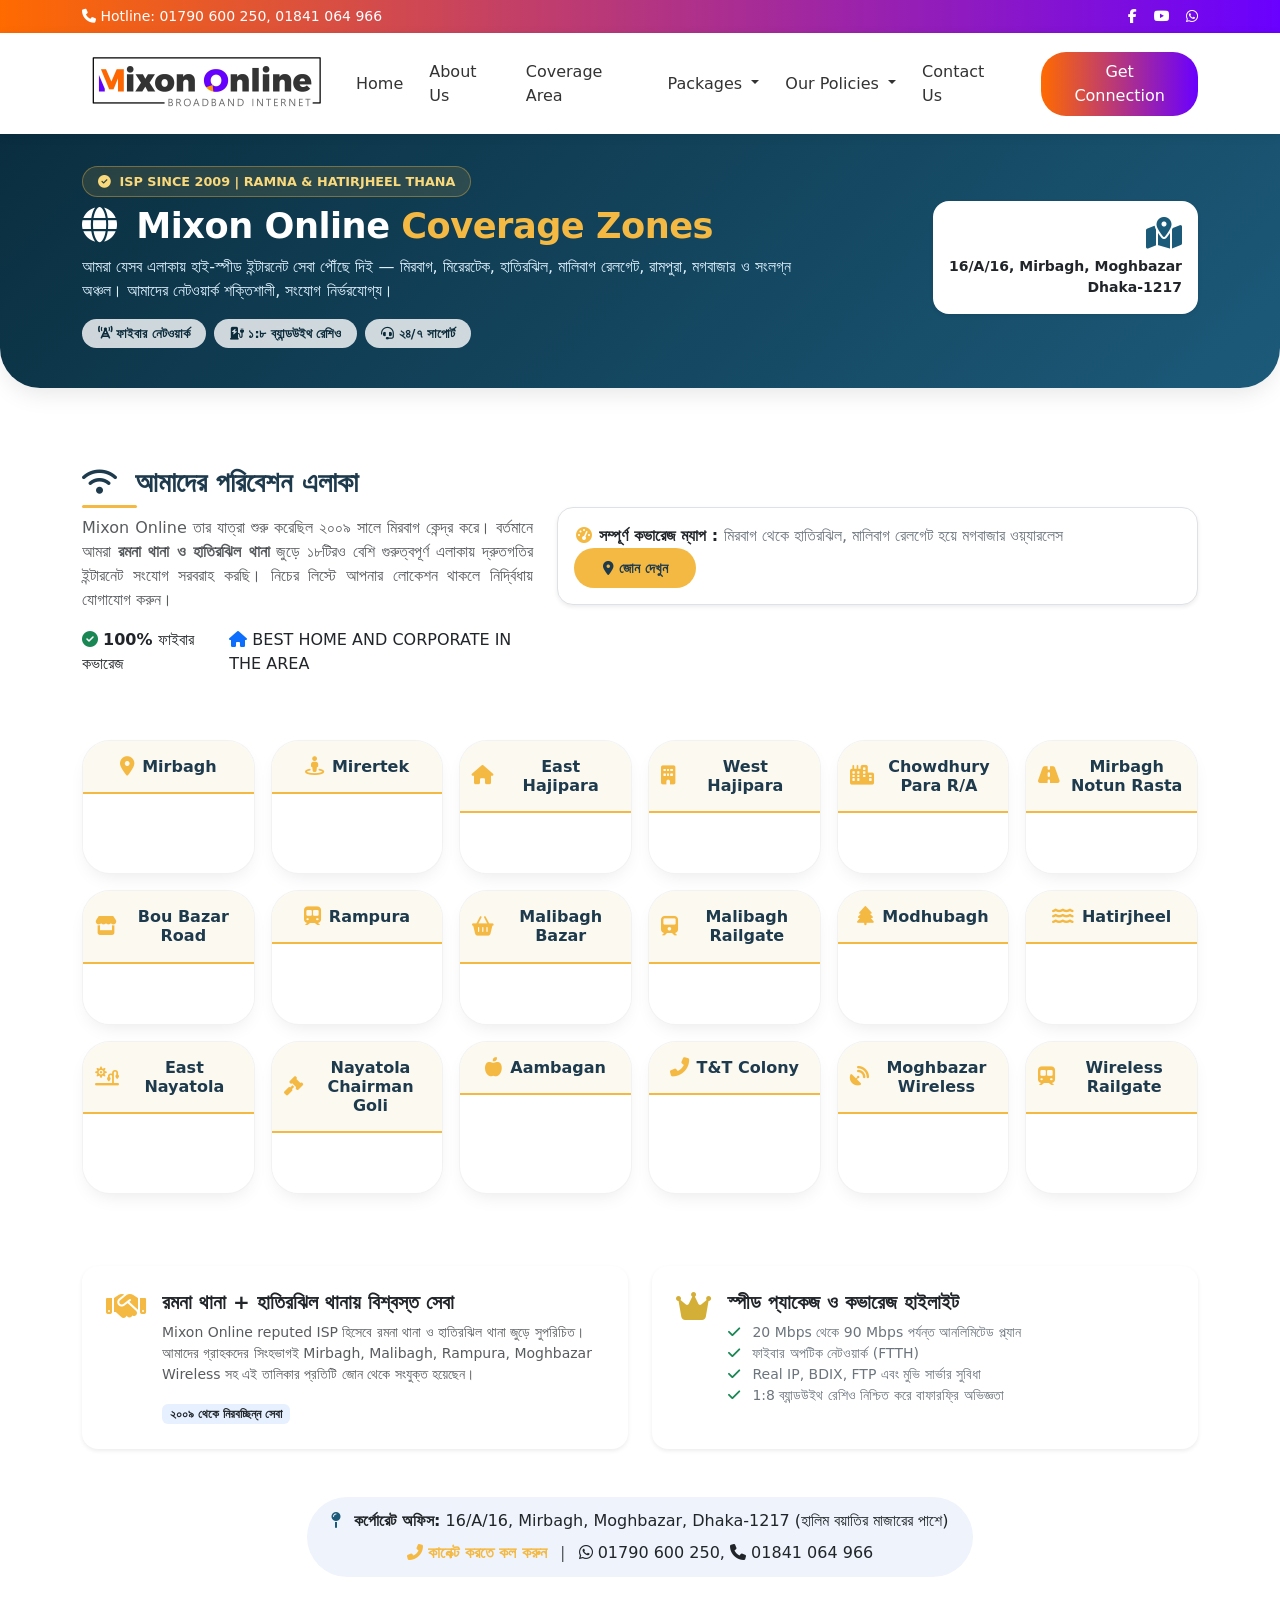
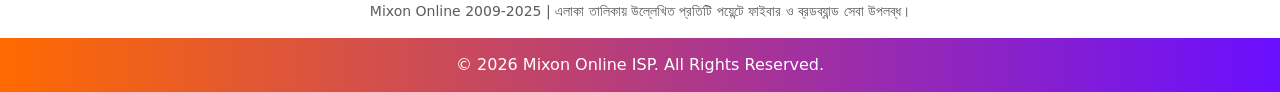
<file: coverage.html>
<!DOCTYPE html>
<html lang="en">
<head>
  <meta charset="UTF-8">
  <meta name="viewport" content="width=device-width, initial-scale=1.0">
  <title>Coverage</title>

  <!-- Bootstrap CSS -->
  <link href="https://cdn.jsdelivr.net/npm/bootstrap@5.3.0/dist/css/bootstrap.min.css" rel="stylesheet">

  <!-- Font Awesome (Icons) -->
  <link rel="stylesheet" href="https://cdnjs.cloudflare.com/ajax/libs/font-awesome/6.5.0/css/all.min.css">
  <link rel="stylesheet" href="utils/style.css">

</head>

<body>

<!-- ===== Topbar ===== -->
<div class="topbar">
  <div class="container d-flex justify-content-between align-items-center">
    
    <!-- Left -->
    <div>
      <i class="fas fa-phone"></i>
      Hotline: 01790 600 250, 01841 064 966
    </div>

    <!-- Right -->
    <div>
        <a href="https://www.facebook.com/mixonbd" target="_blank"><i class="fab fa-facebook-f"></i></a>
        <a href="#" target="_blank"><i class="fab fa-youtube"></i></a>
        <a href="https://wa.me/01790600250" target="_blank"><i class="fab fa-whatsapp"></i></a>
    </div>

  </div>
</div>

<!-- ===== Navbar ===== -->
<nav class="navbar navbar-expand-lg sticky-top">
  <div class="container">

    <!-- Logo -->
    <a class="navbar-brand" href="index.html">
      <img src="utils/logo.jpeg" alt="Mixon Online Logo">
    </a>

    <!-- Mobile Toggle -->
    <button class="navbar-toggler" type="button" data-bs-toggle="collapse" data-bs-target="#navbarNav">
      <span class="navbar-toggler-icon"></span>
    </button>

    <!-- Menu -->
    <div class="collapse navbar-collapse justify-content-end" id="navbarNav">
      <ul class="navbar-nav align-items-center">

        <li class="nav-item">
          <a class="nav-link" href="index.html">Home</a>
        </li>

        <li class="nav-item">
          <a class="nav-link" href="about.html">About Us</a>
        </li>

        <li class="nav-item">
          <a class="nav-link" href="coverage.html">Coverage Area</a>
        </li>

        <!-- Packages Dropdown -->
        <li class="nav-item dropdown">
          <a class="nav-link dropdown-toggle" href="#" data-bs-toggle="dropdown">
            Packages
          </a>
          <ul class="dropdown-menu">
            <li><a class="dropdown-item" href="home_p.html">Home Packages</a></li>
            <li><a class="dropdown-item" href="Corp_P.html">Corporate Packages</a></li>
          </ul>
        </li>

        <li class="nav-item dropdown">
          <a class="nav-link dropdown-toggle" href="#" data-bs-toggle="dropdown">
           Our Policies
          </a>
          <ul class="dropdown-menu">
            <li><a class="dropdown-item" href="P_Policy.html">Privecy Policy</a></li>
            <li><a class="dropdown-item" href="tnc.html">Terms & Conditions</a></li>
          </ul>
        </li>

        <li class="nav-item">
          <a class="nav-link" href="contact.html">Contact Us</a>
        </li>

        <!-- Button -->
        <li class="nav-item">
          <a class="btn btn-connection ms-3" href="form.html">Get Connection</a>
        </li>

      </ul>
    </div>

  </div>
</nav>
<!-- ===== CoVARGE ===== -->
<div class="hero-area">
    <div class="container">
        <div class="row align-items-center justify-content-between">
            <div class="col-md-8">
                <div class="isp-badge mb-2"><i class="fas fa-check-circle me-1"></i> ISP SINCE 2009 | RAMNA & HATIRJHEEL THANA</div>
                <h1 class="coverage-title"><i class="fas fa-globe me-2"></i> Mixon Online <span style="color:#f4b942;">Coverage Zones</span></h1>
                <p class="coverage-sub mt-2">আমরা যেসব এলাকায় হাই-স্পীড ইন্টারনেট সেবা পৌঁছে দিই — মিরবাগ, মিরেরটেক, হাতিরঝিল, মালিবাগ রেলগেট, রামপুরা, মগবাজার ও সংলগ্ন অঞ্চল। আমাদের নেটওয়ার্ক শক্তিশালী, সংযোগ নির্ভরযোগ্য।</p>
                <div class="mt-3 d-flex flex-wrap gap-2">
                    <span class="stat-badge-light"><i class="fas fa-tower-cell"></i> ফাইবার নেটওয়ার্ক</span>
                    <span class="stat-badge-light"><i class="fas fa-charging-station"></i> ১:৮ ব্যান্ডউইথ রেশিও</span>
                    <span class="stat-badge-light"><i class="fas fa-headset"></i> ২৪/৭ সাপোর্ট</span>
                </div>
            </div>
            <div class="col-md-4 text-md-end mt-3 mt-md-0">
                <div class="bg-white rounded-4 p-3 d-inline-block shadow-sm">
                    <i class="fas fa-map-marked-alt fa-2x" style="color:#1c5a7a;"></i>
                    <p class="mb-0 mt-1 small fw-bold">16/A/16, Mirbagh, Moghbazar<br>Dhaka-1217</p>
                </div>
            </div>
        </div>
    </div>
</div>

<div class="container">
    <!-- STATS + INTRODUCTION ROW -->
    <div class="row g-4 mb-5 align-items-center">
        <div class="col-md-5">
            <h3 class="section-title mb-3"><i class="fas fa-wifi me-2"></i> আমাদের পরিবেশন এলাকা</h3>
            <p class="text-muted" style="text-align: justify;">Mixon Online তার যাত্রা শুরু করেছিল ২০০৯ সালে মিরবাগ কেন্দ্র করে। বর্তমানে আমরা <strong>রমনা থানা ও হাতিরঝিল থানা</strong> জুড়ে ১৮টিরও বেশি গুরুত্বপূর্ণ এলাকায় দ্রুতগতির ইন্টারনেট সংযোগ সরবরাহ করছি। নিচের লিস্টে আপনার লোকেশন থাকলে নির্দ্বিধায় যোগাযোগ করুন।</p>
            <div class="d-flex align-items-center gap-3 mt-3">
                <div><i class="fas fa-check-circle text-success"></i> <strong>100%</strong> ফাইবার কভারেজ</div>
                <div><i class="fas fa-home text-primary"></i> BEST HOME AND CORPORATE IN THE AREA</div>
            </div>
        </div>
        <div class="col-md-7">
            <div class="bg-white rounded-4 p-3 shadow-sm border">
                <div class="d-flex flex-wrap justify-content-between align-items-center">
                    <div class="mb-2 mb-sm-0">
                        <i class="fas fa-tachometer-alt fa-fw" style="color:#f4b942;"></i> 
                        <span class="fw-semibold">সম্পূর্ণ কভারেজ ম্যাপ : </span>
                        <span class="text-secondary">মিরবাগ থেকে হাতিরঝিল, মালিবাগ রেলগেট হয়ে মগবাজার ওয়্যারলেস</span>
                    </div>
                    <a href="#" class="btn btn-sm btn-map" id="dummyMapBtn"><i class="fas fa-location-dot"></i> জোন দেখুন</a>
                </div>
            </div>
        </div>
    </div>

    <!-- ALL SERVICE AREAS GRID (ONLY AREA NAMES, NO BANGLA SUBTEXT) -->
    <div class="row g-3 coverage-grid">
        <!-- Mirbagh -->
        <div class="col-lg-2 col-md-3 col-sm-4 col-6">
            <div class="zone-card">
                <div class="zone-header"><h5><i class="fas fa-location-dot"></i> Mirbagh</h5></div>
                <div class="zone-body"></div>
            </div>
        </div>
        <!-- Mirertek -->
        <div class="col-lg-2 col-md-3 col-sm-4 col-6">
            <div class="zone-card">
                <div class="zone-header"><h5><i class="fas fa-street-view"></i> Mirertek</h5></div>
                <div class="zone-body"></div>
            </div>
        </div>
        <!-- East Hajipara -->
        <div class="col-lg-2 col-md-3 col-sm-4 col-6">
            <div class="zone-card">
                <div class="zone-header"><h5><i class="fas fa-home"></i> East Hajipara</h5></div>
                <div class="zone-body"></div>
            </div>
        </div>
        <!-- West Hajipara -->
        <div class="col-lg-2 col-md-3 col-sm-4 col-6">
            <div class="zone-card">
                <div class="zone-header"><h5><i class="fas fa-building"></i> West Hajipara</h5></div>
                <div class="zone-body"></div>
            </div>
        </div>
        <!-- Chowdhury Para R/A -->
        <div class="col-lg-2 col-md-3 col-sm-4 col-6">
            <div class="zone-card">
                <div class="zone-header"><h5><i class="fas fa-city"></i> Chowdhury Para R/A</h5></div>
                <div class="zone-body"></div>
            </div>
        </div>
        <!-- Mirbagh Notun Rasta -->
        <div class="col-lg-2 col-md-3 col-sm-4 col-6">
            <div class="zone-card">
                <div class="zone-header"><h5><i class="fas fa-road"></i> Mirbagh Notun Rasta</h5></div>
                <div class="zone-body"></div>
            </div>
        </div>
        <!-- Bou Bazar Road -->
        <div class="col-lg-2 col-md-3 col-sm-4 col-6">
            <div class="zone-card">
                <div class="zone-header"><h5><i class="fas fa-store"></i> Bou Bazar Road</h5></div>
                <div class="zone-body"></div>
            </div>
        </div>
        <!-- Rampura -->
        <div class="col-lg-2 col-md-3 col-sm-4 col-6">
            <div class="zone-card">
                <div class="zone-header"><h5><i class="fas fa-subway"></i> Rampura</h5></div>
                <div class="zone-body"></div>
            </div>
        </div>
        <!-- Malibagh Bazar -->
        <div class="col-lg-2 col-md-3 col-sm-4 col-6">
            <div class="zone-card">
                <div class="zone-header"><h5><i class="fas fa-basket-shopping"></i> Malibagh Bazar</h5></div>
                <div class="zone-body"></div>
            </div>
        </div>
        <!-- Malibagh Railgate -->
        <div class="col-lg-2 col-md-3 col-sm-4 col-6">
            <div class="zone-card">
                <div class="zone-header"><h5><i class="fas fa-train"></i> Malibagh Railgate</h5></div>
                <div class="zone-body"></div>
            </div>
        </div>
        <!-- Modhubagh -->
        <div class="col-lg-2 col-md-3 col-sm-4 col-6">
            <div class="zone-card">
                <div class="zone-header"><h5><i class="fas fa-tree"></i> Modhubagh</h5></div>
                <div class="zone-body"></div>
            </div>
        </div>
        <!-- Hatirjheel -->
        <div class="col-lg-2 col-md-3 col-sm-4 col-6">
            <div class="zone-card">
                <div class="zone-header"><h5><i class="fas fa-water"></i> Hatirjheel</h5></div>
                <div class="zone-body"></div>
            </div>
        </div>
        <!-- East Nayatola -->
        <div class="col-lg-2 col-md-3 col-sm-4 col-6">
            <div class="zone-card">
                <div class="zone-header"><h5><i class="fas fa-sun-plant-wilt"></i> East Nayatola</h5></div>
                <div class="zone-body"></div>
            </div>
        </div>
        <!-- Nayatola Chairman Goli -->
        <div class="col-lg-2 col-md-3 col-sm-4 col-6">
            <div class="zone-card">
                <div class="zone-header"><h5><i class="fas fa-gavel"></i> Nayatola Chairman Goli</h5></div>
                <div class="zone-body"></div>
            </div>
        </div>
        <!-- Aambagan -->
        <div class="col-lg-2 col-md-3 col-sm-4 col-6">
            <div class="zone-card">
                <div class="zone-header"><h5><i class="fas fa-apple-alt"></i> Aambagan</h5></div>
                <div class="zone-body"></div>
            </div>
        </div>
        <!-- T&T Colony -->
        <div class="col-lg-2 col-md-3 col-sm-4 col-6">
            <div class="zone-card">
                <div class="zone-header"><h5><i class="fas fa-phone-alt"></i> T&T Colony</h5></div>
                <div class="zone-body"></div>
            </div>
        </div>
        <!-- Moghbazar Wireless -->
        <div class="col-lg-2 col-md-3 col-sm-4 col-6">
            <div class="zone-card">
                <div class="zone-header"><h5><i class="fas fa-satellite-dish"></i> Moghbazar Wireless</h5></div>
                <div class="zone-body"></div>
            </div>
        </div>
        <!-- Wireless Railgate -->
        <div class="col-lg-2 col-md-3 col-sm-4 col-6">
            <div class="zone-card">
                <div class="zone-header"><h5><i class="fas fa-train-subway"></i> Wireless Railgate</h5></div>
                <div class="zone-body"></div>
            </div>
        </div>
    </div>

    <!-- EXTRA INFO ABOUT COVERAGE & REPUTATION -->
    <div class="row mt-5 g-4">
        <div class="col-md-6">
            <div class="bg-white rounded-4 p-4 h-100 shadow-sm border-0">
                <div class="d-flex gap-3">
                    <div><i class="fas fa-handshake fa-2x" style="color:#f4b942;"></i></div>
                    <div>
                        <h5 class="fw-bold">রমনা থানা + হাতিরঝিল থানায় বিশ্বস্ত সেবা</h5>
                        <p class="text-muted small">Mixon Online reputed ISP হিসেবে রমনা থানা ও হাতিরঝিল থানা জুড়ে সুপরিচিত। আমাদের গ্রাহকদের সিংহভাগই Mirbagh, Malibagh, Rampura, Moghbazar Wireless সহ এই তালিকার প্রতিটি জোন থেকে সংযুক্ত হয়েছেন।</p>
                        <span class="badge bg-primary bg-opacity-10 text-dark"><i class="fas-regular fa-clock"></i> ২০০৯ থেকে নিরবচ্ছিন্ন সেবা</span>
                    </div>
                </div>
            </div>
        </div>
        <div class="col-md-6">
            <div class="bg-white rounded-4 p-4 h-100 shadow-sm border-0">
                <div class="d-flex gap-3">
                    <div><i class="fas fa-crown fa-2x" style="color:#d4af37;"></i></div>
                    <div>
                        <h5 class="fw-bold">স্পীড প্যাকেজ ও কভারেজ হাইলাইট</h5>
                        <ul class="list-unstyled small text-secondary mt-2">
                            <li><i class="fas fa-check text-success me-2"></i> 20 Mbps থেকে 90 Mbps পর্যন্ত আনলিমিটেড প্ল্যান</li>
                            <li><i class="fas fa-check text-success me-2"></i> ফাইবার অপটিক নেটওয়ার্ক (FTTH)</li>
                            <li><i class="fas fa-check text-success me-2"></i> Real IP, BDIX, FTP এবং মুভি সার্ভার সুবিধা</li>
                            <li><i class="fas fa-check text-success me-2"></i> 1:8 ব্যান্ডউইথ রেশিও নিশ্চিত করে বাফারফ্রি অভিজ্ঞতা</li>
                        </ul>
                    </div>
                </div>
            </div>
        </div>
    </div>

    <!-- Call to action / contact row -->
    <div class="row mt-5">
        <div class="col-12 text-center">
            <div class="footer-note">
                <i class="fas fa-map-pin me-2" style="color:#1c5a7a;"></i> <strong>কর্পোরেট অফিস:</strong> 16/A/16, Mirbagh, Moghbazar, Dhaka-1217 (হালিম বয়াতির মাজারের পাশে)
                <div class="mt-2">
                    <a href="#" class="text-decoration-none fw-semibold" id="contactNowBtn" style="color:#f4b942;"><i class="fas fa-phone-alt"></i> কানেক্ট করতে কল করুন</a> 
                    <span class="mx-2 text-muted">|</span> 
                    <span><i class="fab fa-whatsapp"></i> 01790 600 250, <i class="fas fa-phone"></i> 01841 064 966</span>
                </div>
            </div>
            <p class="text-muted small mt-4"><i class="bi bi-back"></i> Mixon Online 2009-2025 | এলাকা তালিকায় উল্লেখিত প্রতিটি পয়েন্টে ফাইবার ও ব্রডব্যান্ড সেবা উপলব্ধ।</p>
        </div>
    </div>
</div>
<i class="fa-utility-fill fa-semibold fa-phone-arrow-right"></i>
  <!-- Footer -->
  <footer class="footer text-center">
    © 2026 Mixon Online ISP. All Rights Reserved.
  </footer>

</div>

<!-- Bootstrap JS -->
<script src="https://cdn.jsdelivr.net/npm/bootstrap@5.3.0/dist/js/bootstrap.bundle.min.js"></script>
<script>
    // Interactive alerts for demonstration (non-intrusive)
    document.getElementById('dummyMapBtn')?.addEventListener('click', (e) => {
        e.preventDefault();
        alert("🗺️ Mixon Online কভারেজ ম্যাপ: মিরবাগ, মিরেরটেক, ইস্ট ও ওয়েস্ট হাজিপাড়া, চৌধুরীপাড়া আর/এ, মিরবাগ নতুন রাস্তা, বউ বাজার রোড, রামপুরা, মালিবাগ বাজার ও রেলগেট, মধুবাগ, হাতিরঝিল, ইস্ট নয়াটোলা, চেয়ারম্যান গলি, আমবাগান, টি এন্ড টি কলোনি, মগবাজার ওয়্যারলেস ও ওয়্যারলেস রেলগেট। সম্পূর্ণ কভারেজ ✅");
    });
    document.getElementById('contactNowBtn')?.addEventListener('click', (e) => {
        e.preventDefault();
        alert("📞 Mixon Online সেলস ও সাপোর্ট: +880 1841 064 966 \nইমেইল: info@mixononline.com \nআমাদের অফিস: 16/A/16, Mirbagh, Moghbazar.");
    });
    // optional: click on any zone card shows area info
    const cards = document.querySelectorAll('.zone-card');
    cards.forEach(card => {
        card.addEventListener('click', () => {
            const areaName = card.querySelector('.zone-header h5')?.innerText || 'এই এলাকা';
            alert(`✅ ${areaName} - Mixon Online হাই-স্পীড ইন্টারনেট সংযোগ প্রদান করে। প্যাকেজ জানতে কল করুন: 01790 600 250, 01841 064 966।`);
        });
    });
</script>
</body>
</html>
</file>
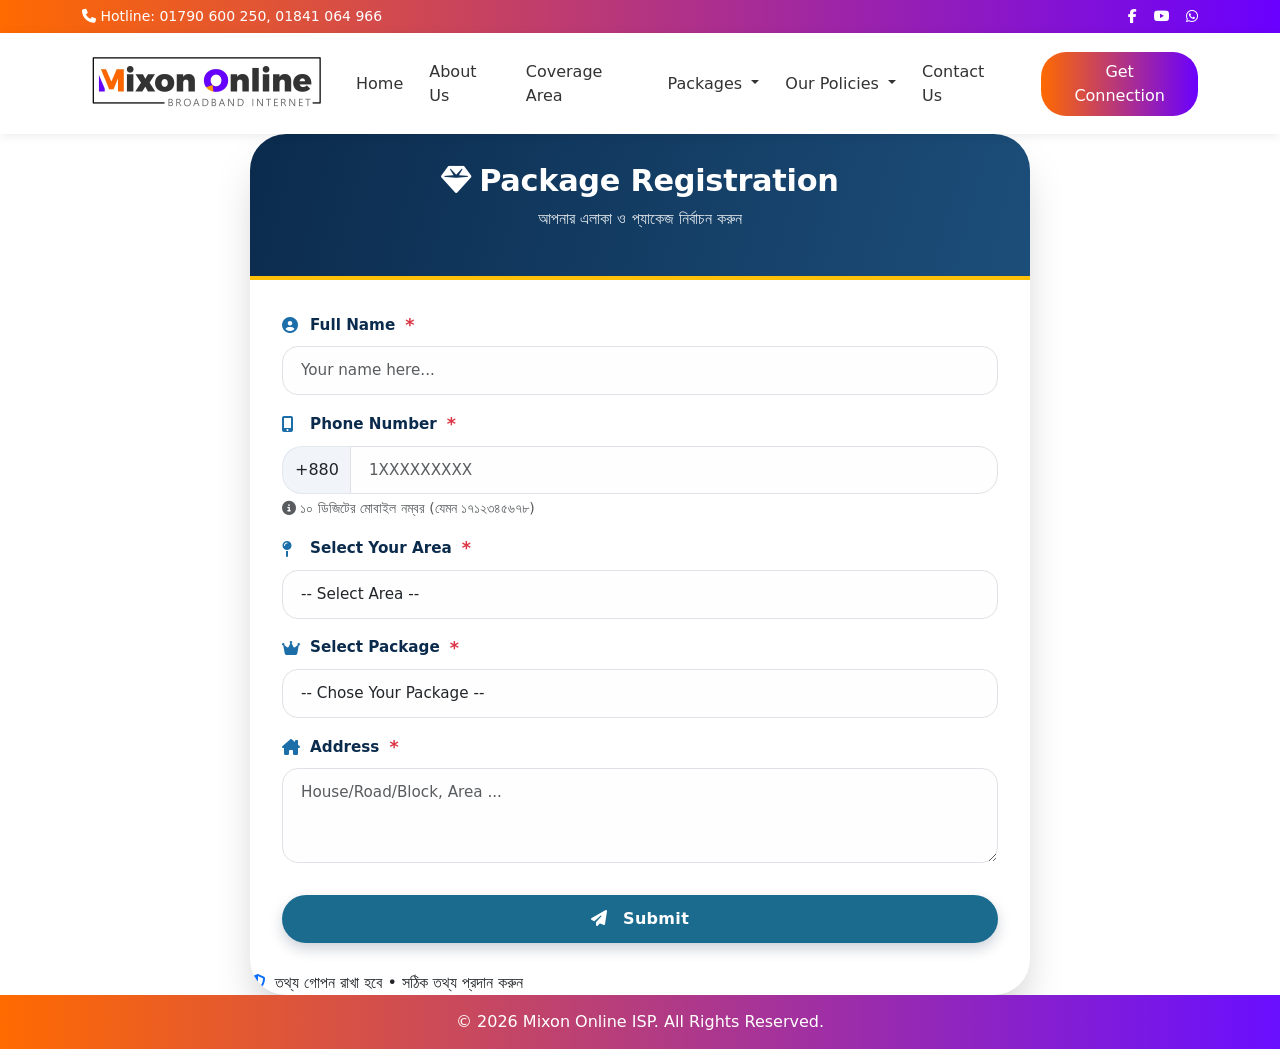
<file: form.html>
<!DOCTYPE html>
<html lang="en">
<head>
  <meta charset="UTF-8">
  <meta name="viewport" content="width=device-width, initial-scale=1.0">
  <title>Package Registration</title>

  <!-- Bootstrap CSS -->
  <link href="https://cdn.jsdelivr.net/npm/bootstrap@5.3.0/dist/css/bootstrap.min.css" rel="stylesheet">

  <!-- Font Awesome (Icons) -->
  <link rel="stylesheet" href="https://cdnjs.cloudflare.com/ajax/libs/font-awesome/6.5.0/css/all.min.css">
  <link rel="stylesheet" href="utils/style.css">

</head>


<body>
    <!-- ===== Topbar ===== -->
<div class="topbar">
  <div class="container d-flex justify-content-between align-items-center">
    
    <!-- Left -->
    <div>
      <i class="fas fa-phone"></i>
      Hotline: 01790 600 250, 01841 064 966
    </div>

    <!-- Right -->
    <div>
        <a href="https://www.facebook.com/mixonbd" target="_blank"><i class="fab fa-facebook-f"></i></a>
        <a href="#" target="_blank"><i class="fab fa-youtube"></i></a>
        <a href="https://wa.me/01790600250" target="_blank"><i class="fab fa-whatsapp"></i></a>
    </div>

  </div>
</div>

<!-- ===== Navbar ===== -->
<nav class="navbar navbar-expand-lg sticky-top">
  <div class="container">

    <!-- Logo -->
    <a class="navbar-brand" href="index.html">
      <img src="utils/logo.jpeg" alt="Mixon Online Logo">
    </a>

    <!-- Mobile Toggle -->
    <button class="navbar-toggler" type="button" data-bs-toggle="collapse" data-bs-target="#navbarNav">
      <span class="navbar-toggler-icon"></span>
    </button>

    <!-- Menu -->
    <div class="collapse navbar-collapse justify-content-end" id="navbarNav">
      <ul class="navbar-nav align-items-center">

        <li class="nav-item">
          <a class="nav-link" href="index.html">Home</a>
        </li>

        <li class="nav-item">
          <a class="nav-link" href="about.html">About Us</a>
        </li>

        <li class="nav-item">
          <a class="nav-link" href="coverage.html">Coverage Area</a>
        </li>

        <!-- Packages Dropdown -->
        <li class="nav-item dropdown">
          <a class="nav-link dropdown-toggle" href="#" data-bs-toggle="dropdown">
            Packages
          </a>
          <ul class="dropdown-menu">
            <li><a class="dropdown-item" href="home_p.html">Home Packages</a></li>
            <li><a class="dropdown-item" href="Corp_P.html">Corporate Packages</a></li>
          </ul>
        </li>

        <li class="nav-item dropdown">
          <a class="nav-link dropdown-toggle" href="#" data-bs-toggle="dropdown">
            Our Policies
          </a>
          <ul class="dropdown-menu">
            <li><a class="dropdown-item" href="P_Policy.html">Privecy Policy</a></li>
            <li><a class="dropdown-item" href="tnc.html">Terms & Conditions</a></li>
          </ul>
        </li>

        <li class="nav-item">
          <a class="nav-link" href="contact.html">Contact Us</a>
        </li>

        <!-- Button -->
        <li class="nav-item">
          <a class="btn btn-connection ms-3" href="form.html">Get Connection</a>
        </li>

      </ul>
    </div>

  </div>
</nav>


<div class="container">
    <div class="form-card">
        <div class="card-header-custom">
            <h2><i class="fas fa-gem me-2"></i>Package Registration</h2>
            <p>আপনার এলাকা ও প্যাকেজ নির্বাচন করুন</p>
        </div>

        <div class="form-body">
            <form id="registrationForm" novalidate>
                <!-- Name field -->
                <div class="mb-3">
                    <label class="form-label" for="fullName">
                        <i class="fas fa-user-circle"></i> Full Name <span class="required-star">*</span>
                    </label>
                    <input type="text" class="form-control" id="fullName" name="fullName" placeholder="Your name here..." autocomplete="name" required>
                    <div class="invalid-feedback">Please Write Your Name</div>
                </div>

                <!-- Phone number with BD prefix -->
                <div class="mb-3">
                    <label class="form-label" for="phoneNumber">
                        <i class="fas fa-mobile-alt"></i> Phone Number <span class="required-star">*</span>
                    </label>
                    <div class="input-group">
                        <span class="input-group-text">+880</span>
                        <input type="tel" class="form-control" id="phoneNumber" name="phoneNumber" placeholder="1XXXXXXXXX" maxlength="10" pattern="[1][0-9]{9}" autocomplete="tel" required>
                    </div>
                    <small class="text-muted mt-1 d-block"><i class="fas fa-info-circle"></i> ১০ ডিজিটের মোবাইল নম্বর (যেমন ১৭১২৩৪৫৬৭৮)</small>
                    <div class="invalid-feedback">Mobile Number is not Correct, Please Provide 10 Digit Phone Number</div>
                </div>

                <!-- Area select (all given areas) -->
                <div class="mb-3">
                    <label class="form-label" for="areaSelect">
                        <i class="fas fa-map-pin"></i> Select Your Area<span class="required-star">*</span>
                    </label>
                    <select class="form-select" id="areaSelect" name="area" required>
                        <option value="" disabled selected>-- Select Area --</option>
                        <option value="MIRBAGH">মিরবাগ (MIRBAGH)</option>
                        <option value="MIRERTEK">মিরেরটেক (MIRERTEK)</option>
                        <option value="EAST HAZIPARA">ইস্ট হাজীপাড়া (EAST HAZIPARA)</option>
                        <option value="WEST HAZIPARA">ওয়েস্ট হাজীপাড়া (WEST HAZIPARA)</option>
                        <option value="CHOWDHURY PARA R/A">চৌধুরী পাড়া R/A (CHOWDHURY PARA R/A)</option>
                        <option value="MIRBAGH NOTUN RASTA">মিরবাগ নোটুন রাস্তা (MIRBAGH NOTUN RASTA)</option>
                        <option value="BOU BAZAR ROAD">বউ বাজার রোড (BOU BAZAR ROAD)</option>
                        <option value="RAMPURA">রামপুরা (RAMPURA)</option>
                        <option value="MALIBAGH BAZAR">মালিবাগ বাজার (MALIBAGH BAZAR)</option>
                        <option value="MALIBAGH RAILGATE">মালিবাগ রেলগেট (MALIBAGH RAILGATE)</option>
                        <option value="MODHUBAGH">মধুবাগ (MODHUBAGH)</option>
                        <option value="HATIRJHEEL">হাতিরঝিল (HATIRJHEEL)</option>
                        <option value="EAST NAYATOLA">ইস্ট নয়াটোলা (EAST NAYATOLA)</option>
                        <option value="NAYATOLA CHAIRMAN GOLI">নয়াটোলা চেয়ারম্যান গলি (NAYATOLA CHAIRMAN GOLI)</option>
                        <option value="AAMBAGAN">আমবাগান (AAMBAGAN)</option>
                        <option value="T&T COLONY">টি এন্ড টি কলোনি (T&T COLONY)</option>
                        <option value="MOGHBAZAR WIRELESS">মগবাজার ওয়্যারলেস (MOGHBAZAR WIRELESS)</option>
                        <option value="WIRELESS RAILGATE">ওয়্যারলেস রেলগেট (WIRELESS RAILGATE)</option>
                    </select>
                    <div class="invalid-feedback">Please Select Area</div>
                </div>

                <!-- Package dropdown (BRONZE, SILVER, GOLD, PLATINUM, DIAMOND, VIP PACK, CORPORATE) -->
                <div class="mb-3">
                    <label class="form-label" for="packageSelect">
                        <i class="fas fa-crown"></i> Select Package <span class="required-star">*</span>
                    </label>
                    <select class="form-select" id="packageSelect" name="package" required>
                        <option value="" disabled selected>-- Chose Your Package --</option>
                        <option value="BRONZE">🥉 BRONZE</option>
                        <option value="SILVER">🥈 SILVER</option>
                        <option value="GOLD">🥇 GOLD</option>
                        <option value="PLATINUM">💎 PLATINUM</option>
                        <option value="DIAMOND">🔷 DIAMOND</option>
                        <option value="VIP PACK">👑 VIP PACK</option>
                        <option value="CORPORATE">🏢 CORPORATE</option>
                    </select>
                    <div class="invalid-feedback">Please Select a Package</div>
                </div>

                <!-- Address: full textarea -->
                <div class="mb-4">
                    <label class="form-label" for="address">
                        <i class="fas fa-house-chimney"></i> Address <span class="required-star">*</span>
                    </label>
                    <textarea class="form-control" id="address" name="address" rows="3" placeholder="House/Road/Block, Area ..." required></textarea>
                    <div class="invalid-feedback">Please Provide Address</div>
                </div>

                <!-- Submit button -->
                <button type="submit" class="btn btn-submit mt-2">
                    <i class="fas fa-paper-plane"></i> Submit
                </button>

                <!-- dynamic alert message box -->
                <div id="formFeedback" class="alert-custom p-3 mt-4" role="alert"></div>
            </form>
        </div>
        <footer>
            <i class="fas fa-shield-alt me-1 text-primary"></i> তথ্য গোপন রাখা হবে • সঠিক তথ্য প্রদান করুন
        </footer>
    </div>
</div>

<!-- ===== Footer ===== -->
<!-- <footer class="footer">
  <div class="container text-center">
    <p class="mb-0">
      © 2026 Mixon Online ISP. All Rights Reserved.
    </p>
  </div>
</footer> -->




  <!-- Footer -->
  <footer class="footer text-center">
    © 2026 Mixon Online ISP. All Rights Reserved.
  </footer>



<!-- Bootstrap JS -->
<script src="https://cdn.jsdelivr.net/npm/bootstrap@5.3.0/dist/js/bootstrap.bundle.min.js"></script>

</body>
</html>
</file>
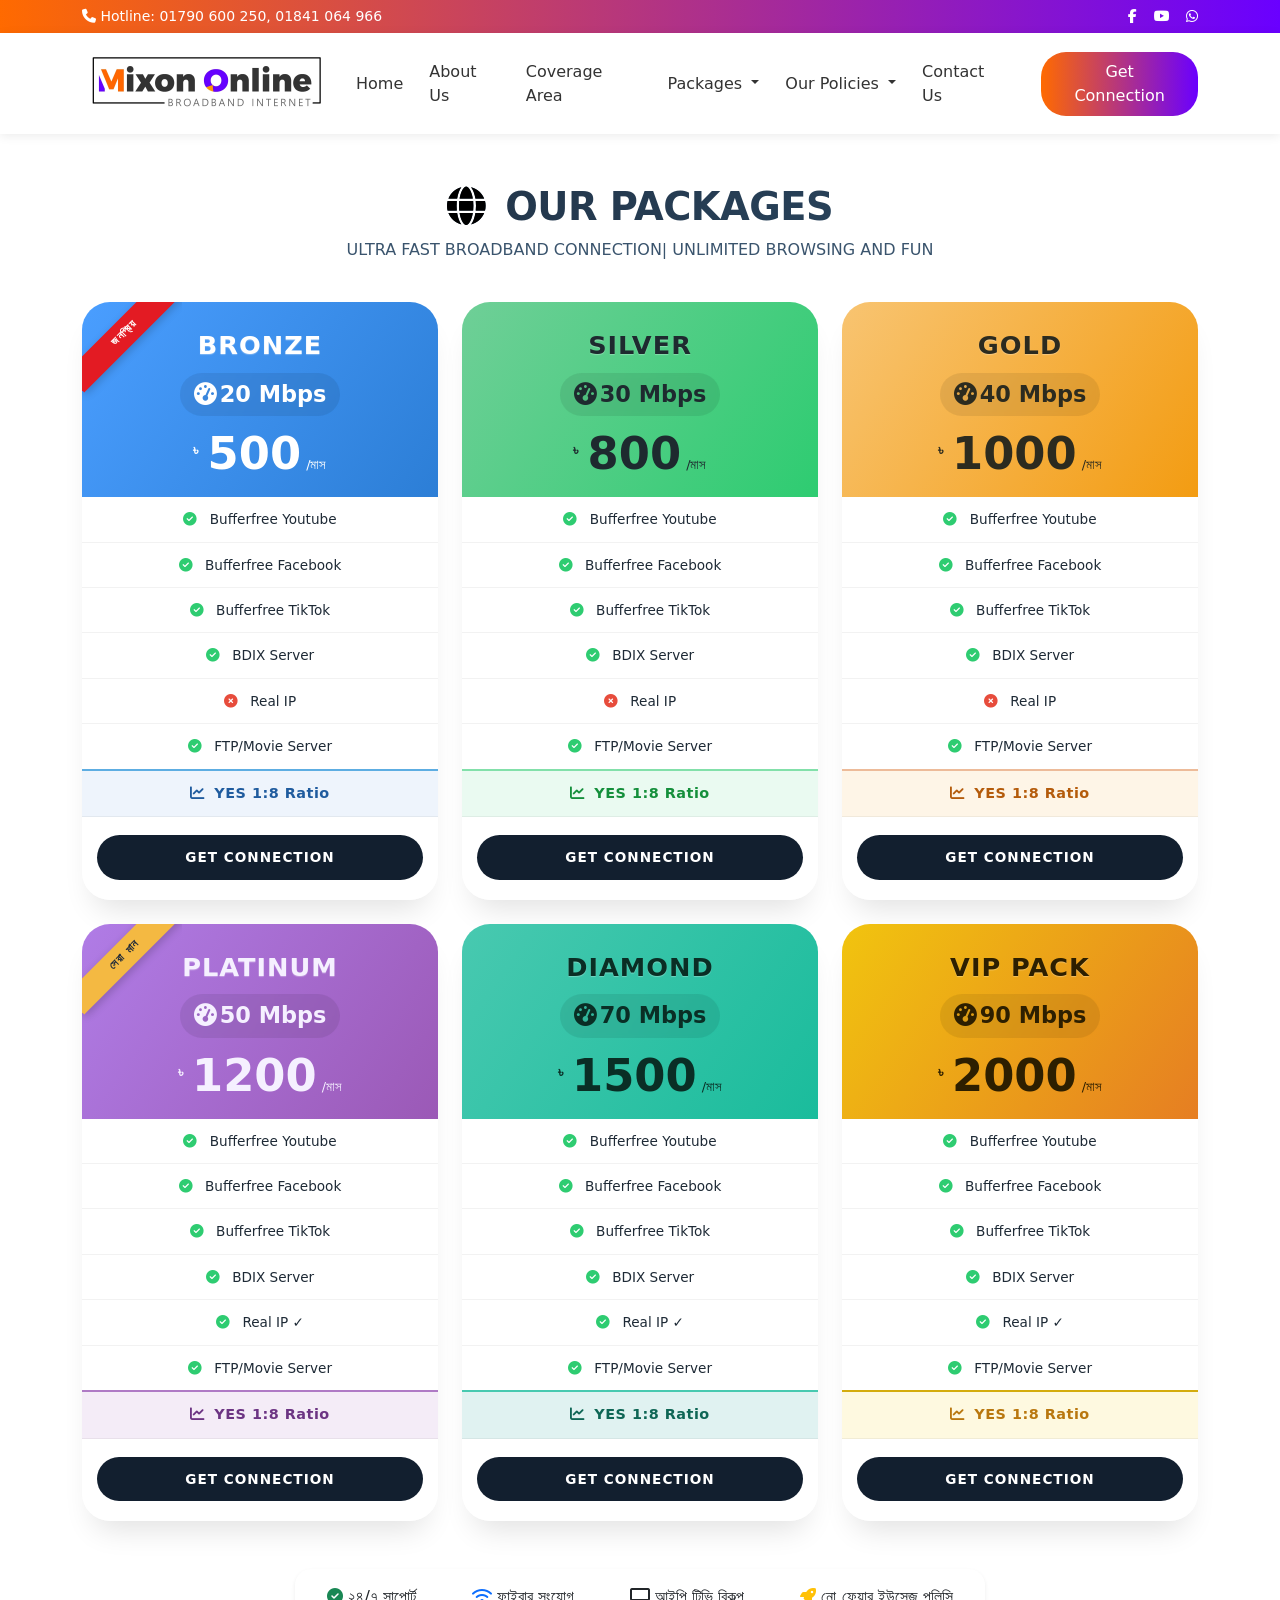
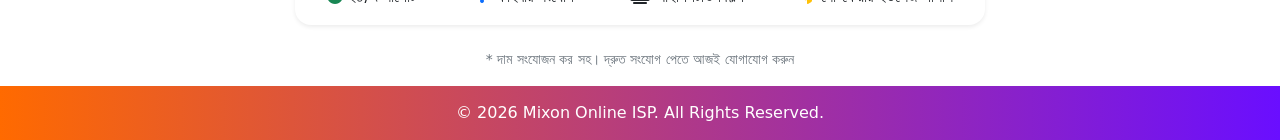
<file: home_p.html>
<!DOCTYPE html>
<html lang="en">
<head>
  <meta charset="UTF-8">
  <meta name="viewport" content="width=device-width, initial-scale=1.0">
  <title>Mixon Online</title>

  <!-- Bootstrap CSS -->
  <link href="https://cdn.jsdelivr.net/npm/bootstrap@5.3.0/dist/css/bootstrap.min.css" rel="stylesheet">

  <!-- Font Awesome (Icons) -->
  <link rel="stylesheet" href="https://cdnjs.cloudflare.com/ajax/libs/font-awesome/6.5.0/css/all.min.css">
  <link rel="stylesheet" href="utils/style.css">

</head>

<body>

<!-- ===== Topbar ===== -->
<div class="topbar">
  <div class="container d-flex justify-content-between align-items-center">
    
    <!-- Left -->
    <div>
      <i class="fas fa-phone"></i>
      Hotline: 01790 600 250, 01841 064 966
    </div>

    <!-- Right -->
    <div>
        <a href="https://www.facebook.com/mixonbd" target="_blank"><i class="fab fa-facebook-f"></i></a>
        <a href="form.html" target="_blank"><i class="fab fa-youtube"></i></a>
        <a href="https://wa.me/01790600250" target="_blank"><i class="fab fa-whatsapp"></i></a>
    </div>

  </div>
</div>

<!-- ===== Navbar ===== -->
<nav class="navbar navbar-expand-lg sticky-top">
  <div class="container">

    <!-- Logo -->
    <a class="navbar-brand" href="index.html">
      <img src="utils/logo.jpeg" alt="Mixon Online Logo">
    </a>

    <!-- Mobile Toggle -->
    <button class="navbar-toggler" type="button" data-bs-toggle="collapse" data-bs-target="form.htmlnavbarNav">
      <span class="navbar-toggler-icon"></span>
    </button>

    <!-- Menu -->
    <div class="collapse navbar-collapse justify-content-end" id="navbarNav">
      <ul class="navbar-nav align-items-center">

        <li class="nav-item">
          <a class="nav-link" href="index.html">Home</a>
        </li>

        <li class="nav-item">
          <a class="nav-link" href="about.html">About Us</a>
        </li>

        <li class="nav-item">
          <a class="nav-link" href="coverage.html">Coverage Area</a>
        </li>

        <!-- Packages Dropdown -->
        <li class="nav-item dropdown">
          <a class="nav-link dropdown-toggle" href="form.html" data-bs-toggle="dropdown">
            Packages
          </a>
          <ul class="dropdown-menu">
            <li><a class="dropdown-item" href="home_p.html">Home Packages</a></li>
            <li><a class="dropdown-item" href="Corp_P.html">Corporate Packages</a></li>
          </ul>
        </li>

        <li class="nav-item dropdown">
          <a class="nav-link dropdown-toggle" href="#" data-bs-toggle="dropdown">
            Our Policies
          </a>
          <ul class="dropdown-menu">
            <li><a class="dropdown-item" href="P_Policy.html">Privecy Policy</a></li>
            <li><a class="dropdown-item" href="tnc.html">Terms & Conditions</a></li>
          </ul>
        </li>

        <li class="nav-item">
          <a class="nav-link" href="contact.html">Contact Us</a>
        </li>

        <!-- Button -->
        <li class="nav-item">
          <a class="btn btn-connection ms-3" href="form.html">Get Connection</a>
        </li>

      </ul>
    </div>

  </div>
</nav>
<!-- ===== packeg page ===== -->
<div class="container">
    <div class="section-badge">
        <h1><i class="fas fa-globe me-2" style="color: #000;"></i> OUR PACKAGES</h1>
        <p>ULTRA FAST BROADBAND CONNECTION| UNLIMITED BROWSING AND FUN</p>
    </div>

    <div class="row g-4">
        
        <!-- BRONZE -->
        <div class="col-lg-4 col-md-4 col-sm-6">
            <div class="card pricing-card text-center">
                <div class="ribbon-wrapper"><div class="ribbon">জনপ্রিয়</div></div>
                <div class="card-header bg-bronze">
                    <h3>Bronze</h3>
                    <div class="speed"><i class="fas fa-tachometer-alt me-1"></i>20 Mbps</div>
                    <div class="price">
                        <span class="currency">৳</span>
                        <span class="amount">500</span>
                        <span style="font-size: 0.8rem;">/মাস</span>
                    </div>
                </div>
                <ul class="list-group list-group-flush">
                    <li class="list-group-item"><i class="fas fa-check-circle check-icon"></i> Bufferfree Youtube</li>
                    <li class="list-group-item"><i class="fas fa-check-circle"></i> Bufferfree Facebook</li>
                    <li class="list-group-item"><i class="fas fa-check-circle"></i> Bufferfree TikTok</li>
                    <li class="list-group-item"><i class="fas fa-check-circle"></i> BDIX Server</li>
                    <li class="list-group-item"><i class="fas fa-times-circle" style="color:#e74c3c;"></i> Real IP</li>
                    <li class="list-group-item"><i class="fas fa-check-circle"></i> FTP/Movie Server</li>
                </ul>
                <div class="ratio-section ratio-bronze"><i class="fas fa-chart-line me-1"></i> YES 1:8 Ratio</div>
                <div class="card-body"><a href="form.html" class="btn btn-call w-100"> Get Connection</a></div>
            </div>
        </div>

        <!-- SILVER -->
        <div class="col-lg-4 col-md-4 col-sm-6">
            <div class="card pricing-card text-center">
                <div class="card-header bg-silver">
                    <h3>Silver</h3>
                    <div class="speed"><i class="fas fa-tachometer-alt me-1"></i>30 Mbps</div>
                    <div class="price">
                        <span class="currency">৳</span>
                        <span class="amount">800</span>
                        <span style="font-size: 0.8rem;">/মাস</span>
                    </div>
                </div>
                <ul class="list-group list-group-flush">
                    <li class="list-group-item"><i class="fas fa-check-circle"></i> Bufferfree Youtube</li>
                    <li class="list-group-item"><i class="fas fa-check-circle"></i> Bufferfree Facebook</li>
                    <li class="list-group-item"><i class="fas fa-check-circle"></i> Bufferfree TikTok</li>
                    <li class="list-group-item"><i class="fas fa-check-circle"></i> BDIX Server</li>
                    <li class="list-group-item"><i class="fas fa-times-circle"></i> Real IP</li>
                    <li class="list-group-item"><i class="fas fa-check-circle"></i> FTP/Movie Server</li>
                </ul>
                <div class="ratio-section ratio-silver"><i class="fas fa-chart-line me-1"></i> YES 1:8 Ratio</div>
                <div class="card-body"><a href="form.html" class="btn btn-call w-100"> Get Connection</a></div>
            </div>
        </div>

        <!-- GOLD -->
        <div class="col-lg-4 col-md-4 col-sm-6">
            <div class="card pricing-card text-center">
                <div class="card-header bg-gold">
                    <h3>Gold</h3>
                    <div class="speed"><i class="fas fa-tachometer-alt me-1"></i>40 Mbps</div>
                    <div class="price">
                        <span class="currency">৳</span>
                        <span class="amount">1000</span>
                        <span style="font-size: 0.8rem;">/মাস</span>
                    </div>
                </div>
                <ul class="list-group list-group-flush">
                    <li class="list-group-item"><i class="fas fa-check-circle"></i> Bufferfree Youtube</li>
                    <li class="list-group-item"><i class="fas fa-check-circle"></i> Bufferfree Facebook</li>
                    <li class="list-group-item"><i class="fas fa-check-circle"></i> Bufferfree TikTok</li>
                    <li class="list-group-item"><i class="fas fa-check-circle"></i> BDIX Server</li>
                    <li class="list-group-item"><i class="fas fa-times-circle"></i> Real IP</li>
                    <li class="list-group-item"><i class="fas fa-check-circle"></i> FTP/Movie Server</li>
                </ul>
                <div class="ratio-section ratio-gold"><i class="fas fa-chart-line me-1"></i> YES 1:8 Ratio</div>
                <div class="card-body"><a href="form.html" class="btn btn-call w-100"> Get Connection</a></div>
            </div>
        </div>

        <!-- PLATINUM (Best Value Ribbon) -->
        <div class="col-lg-4 col-md-4 col-sm-6">
            <div class="card pricing-card text-center">
                <div class="ribbon-wrapper"><div class="ribbon best-value">সেরা মান</div></div>
                <div class="card-header bg-platinum">
                    <h3>Platinum</h3>
                    <div class="speed"><i class="fas fa-tachometer-alt me-1"></i>50 Mbps</div>
                    <div class="price">
                        <span class="currency">৳</span>
                        <span class="amount">1200</span>
                        <span style="font-size: 0.8rem;">/মাস</span>
                    </div>
                </div>
                <ul class="list-group list-group-flush">
                    <li class="list-group-item"><i class="fas fa-check-circle"></i> Bufferfree Youtube</li>
                    <li class="list-group-item"><i class="fas fa-check-circle"></i> Bufferfree Facebook</li>
                    <li class="list-group-item"><i class="fas fa-check-circle"></i> Bufferfree TikTok</li>
                    <li class="list-group-item"><i class="fas fa-check-circle"></i> BDIX Server</li>
                    <li class="list-group-item"><i class="fas fa-check-circle"></i> Real IP ✓</li>
                    <li class="list-group-item"><i class="fas fa-check-circle"></i> FTP/Movie Server</li>
                </ul>
                <div class="ratio-section ratio-platinum"><i class="fas fa-chart-line me-1"></i> YES 1:8 Ratio</div>
                <div class="card-body"><a href="form.html" class="btn btn-call w-100"> Get Connection</a></div>
            </div>
        </div>

        <!-- DIAMOND -->
        <div class="col-lg-4 col-md-4 col-sm-6">
            <div class="card pricing-card text-center">
                <div class="card-header bg-diamond">
                    <h3>Diamond</h3>
                    <div class="speed"><i class="fas fa-tachometer-alt me-1"></i>70 Mbps</div>
                    <div class="price">
                        <span class="currency">৳</span>
                        <span class="amount">1500</span>
                        <span style="font-size: 0.8rem;">/মাস</span>
                    </div>
                </div>
                <ul class="list-group list-group-flush">
                    <li class="list-group-item"><i class="fas fa-check-circle"></i> Bufferfree Youtube</li>
                    <li class="list-group-item"><i class="fas fa-check-circle"></i> Bufferfree Facebook</li>
                    <li class="list-group-item"><i class="fas fa-check-circle"></i> Bufferfree TikTok</li>
                    <li class="list-group-item"><i class="fas fa-check-circle"></i> BDIX Server</li>
                    <li class="list-group-item"><i class="fas fa-check-circle"></i> Real IP ✓</li>
                    <li class="list-group-item"><i class="fas fa-check-circle"></i> FTP/Movie Server</li>
                </ul>
                <div class="ratio-section ratio-diamond"><i class="fas fa-chart-line me-1"></i> YES 1:8 Ratio</div>
                <div class="card-body"><a href="form.html" class="btn btn-call w-100"> Get Connection</a></div>
            </div>
        </div>

        <!-- VIP PACK -->
        <div class="col-lg-4 col-md-4 col-sm-6">
            <div class="card pricing-card text-center">
                <div class="card-header bg-vip">
                    <h3>VIP Pack</h3>
                    <div class="speed"><i class="fas fa-tachometer-alt me-1"></i>90 Mbps</div>
                    <div class="price">
                        <span class="currency">৳</span>
                        <span class="amount">2000</span>
                        <span style="font-size: 0.8rem;">/মাস</span>
                    </div>
                </div>
                <ul class="list-group list-group-flush">
                    <li class="list-group-item"><i class="fas fa-check-circle"></i> Bufferfree Youtube</li>
                    <li class="list-group-item"><i class="fas fa-check-circle"></i> Bufferfree Facebook</li>
                    <li class="list-group-item"><i class="fas fa-check-circle"></i> Bufferfree TikTok</li>
                    <li class="list-group-item"><i class="fas fa-check-circle"></i> BDIX Server</li>
                    <li class="list-group-item"><i class="fas fa-check-circle"></i> Real IP ✓</li>
                    <li class="list-group-item"><i class="fas fa-check-circle"></i> FTP/Movie Server</li>
                </ul>
                <div class="ratio-section ratio-vip"><i class="fas fa-chart-line me-1"></i> YES 1:8 Ratio</div>
                <div class="card-body"><a href="form.html" class="btn btn-call w-100"> Get Connection</a></div>
            </div>
        </div>
    </div>

    <!-- extra info: note about service -->
    <div class="row mt-5">
        <div class="col-12 text-center">
            <div class="bg-white p-3 rounded-4 shadow-sm d-inline-flex flex-wrap gap-4 justify-content-center">
                <span class="mx-3"><i class="fas fa-check-circle text-success"></i> ২৪/৭ সাপোর্ট</span>
                <span class="mx-3"><i class="fas fa-wifi text-primary"></i> ফাইবার সংযোগ</span>
                <span class="mx-3"><i class="fas fa-tv"></i> আইপি টিভি বিকল্প</span>
                <span class="mx-3"><i class="fas fa-rocket text-warning"></i> নো ফেয়ার ইউসেজ পলিসি</span>
            </div>
            <p class="mt-4 text-secondary small">* দাম সংযোজন কর সহ। দ্রুত সংযোগ পেতে আজই যোগাযোগ করুন</p>
        </div>
    </div>
</div>

<!-- ===== Footer ===== -->
<!-- Footer -->
  <footer class="footer text-center">
    © 2026 Mixon Online ISP. All Rights Reserved.
  </footer>


<!-- Bootstrap JS -->
<script src="https://cdn.jsdelivr.net/npm/bootstrap@5.3.0/dist/js/bootstrap.bundle.min.js"></script>
<!-- <script>
    // Simple call-to-action alert for demonstration purposes - can be replaced with actual phone link
    document.querySelectorAll('.btn-call').forEach(btn => {
        btn.addEventListener('click', (e) => {
            e.preventDefault();
            // just a friendly interactive for demo (you can replace with tel: link)
            alert('📞 আমাদের হটলাইনে যোগাযোগ করুন: 01841 064 966 ');
        });
    });
</script> -->
</body>

</html>
</file>
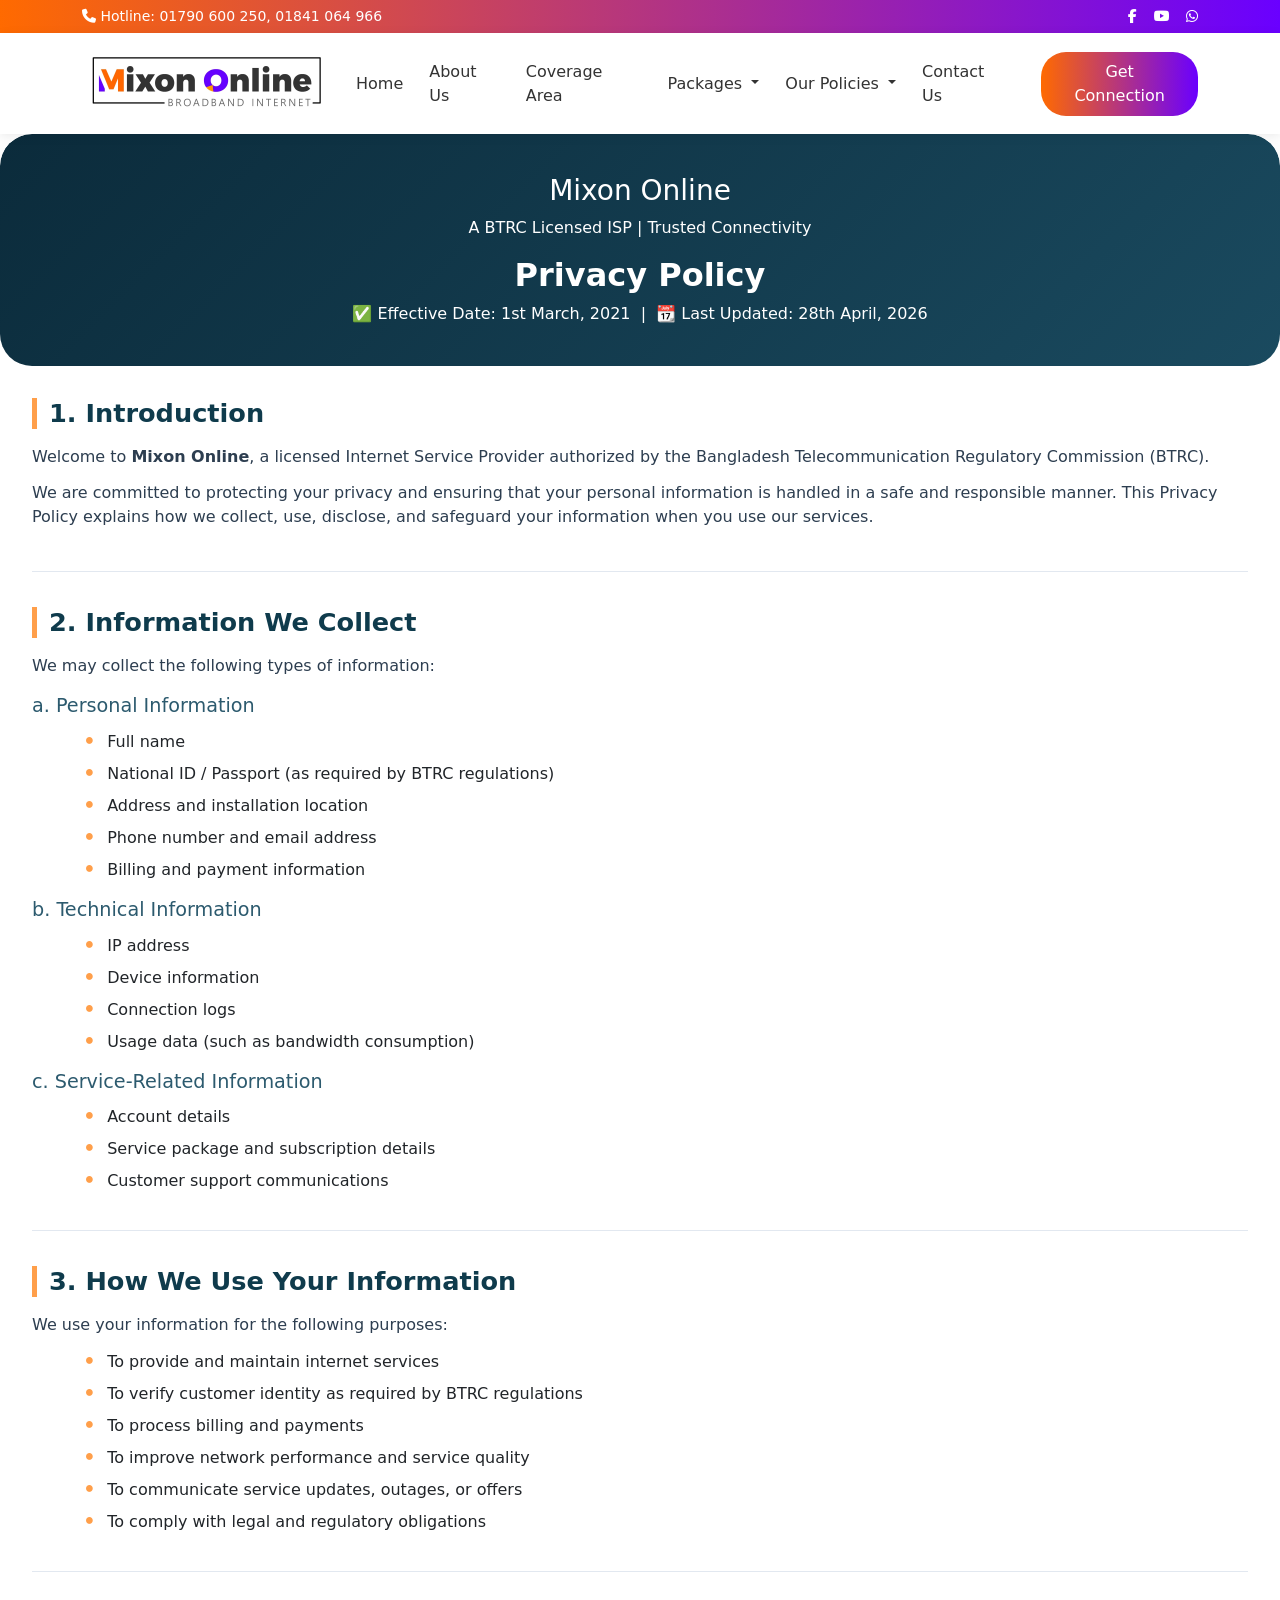
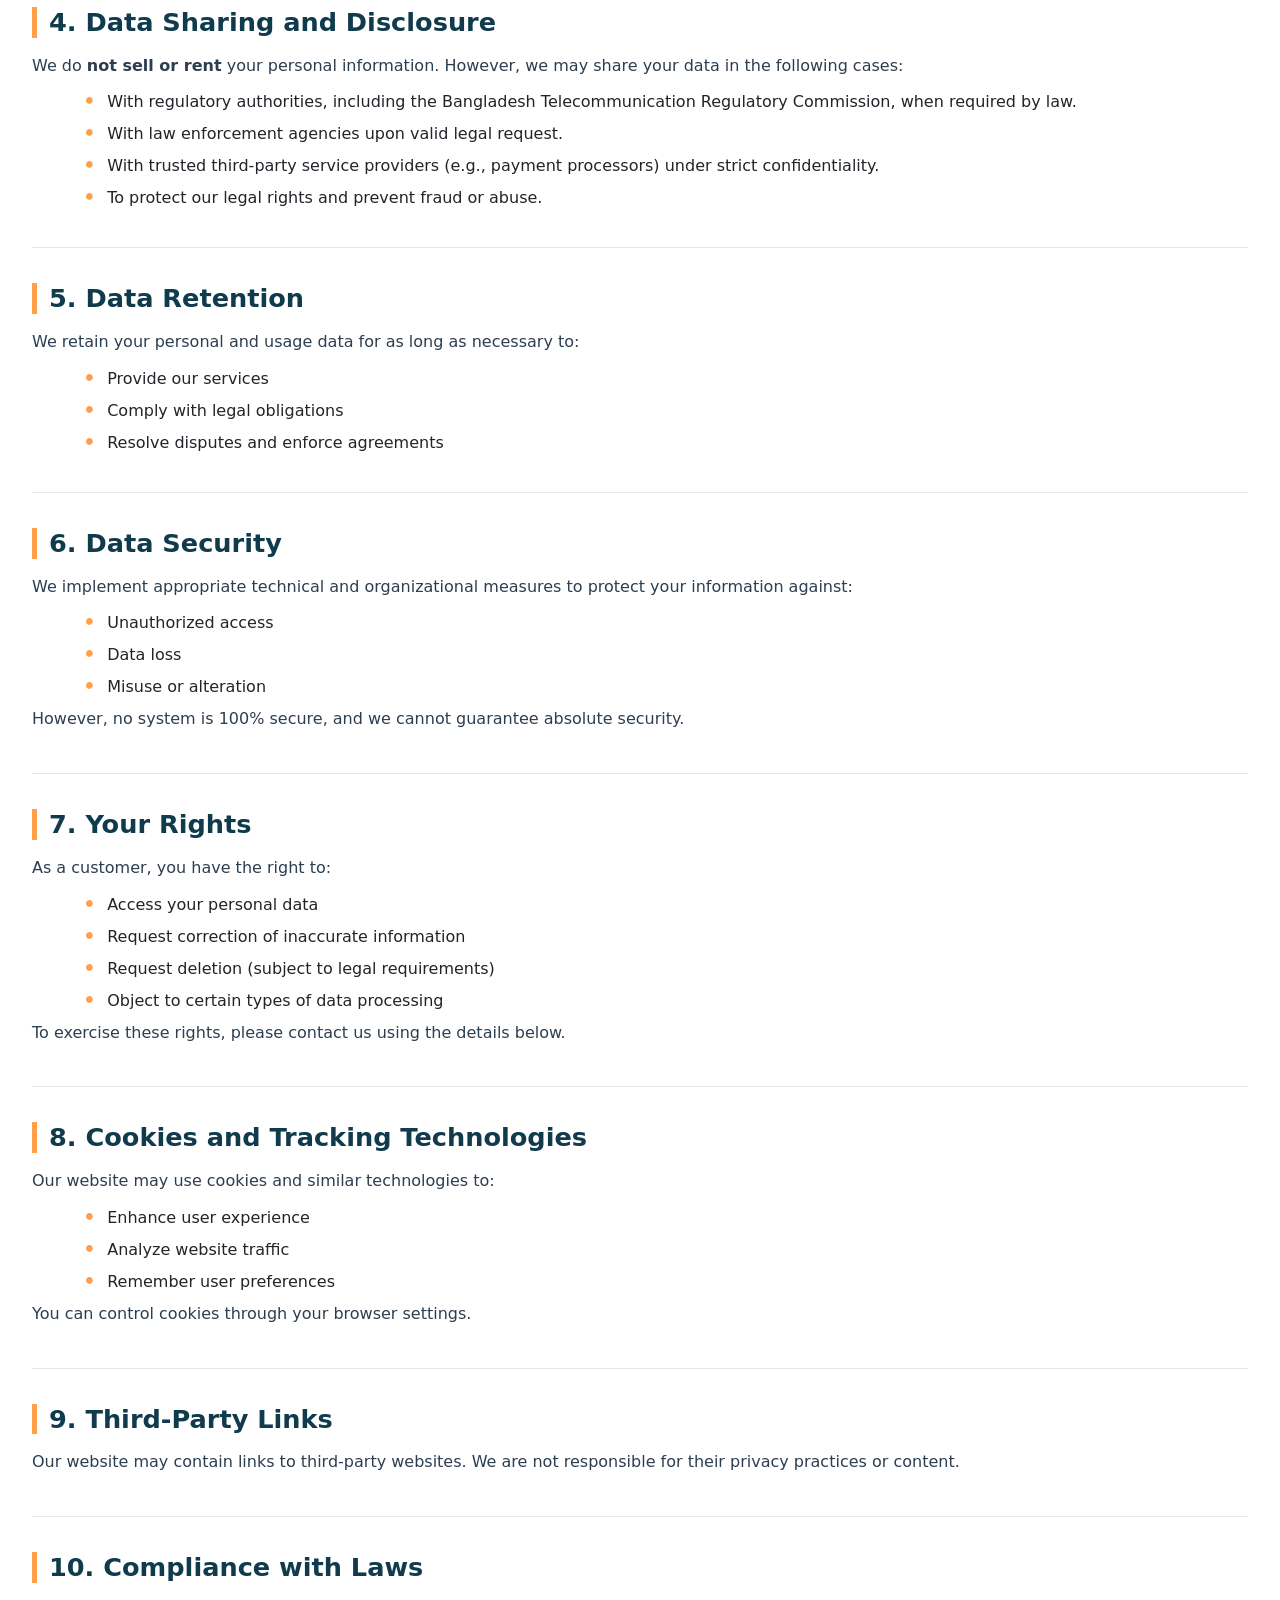
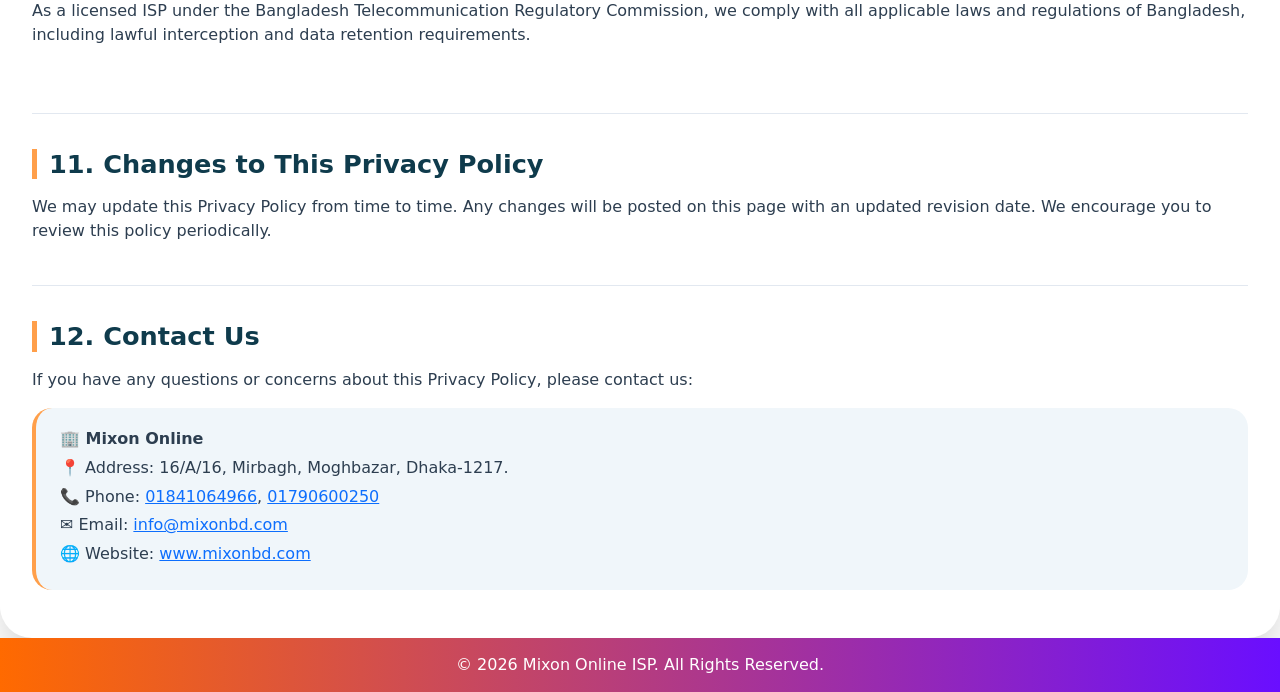
<file: P_Policy.html>
<!DOCTYPE html>
<html lang="en">
<head>
  <meta charset="UTF-8">
  <meta name="viewport" content="width=device-width, initial-scale=1.0">
  <title>Mixon Online</title>

  <!-- Bootstrap CSS -->
  <link href="https://cdn.jsdelivr.net/npm/bootstrap@5.3.0/dist/css/bootstrap.min.css" rel="stylesheet">

  <!-- Font Awesome (Icons) -->
  <link rel="stylesheet" href="https://cdnjs.cloudflare.com/ajax/libs/font-awesome/6.5.0/css/all.min.css">
  <link rel="stylesheet" href="utils/style.css">

</head>

<body>

<!-- ===== Topbar ===== -->
<div class="topbar">
  <div class="container d-flex justify-content-between align-items-center">
    
    <!-- Left -->
    <div>
      <i class="fas fa-phone"></i>
      Hotline: 01790 600 250, 01841 064 966
    </div>

    <!-- Right -->
    <div>
        <a href="https://www.facebook.com/mixonbd" target="_blank"><i class="fab fa-facebook-f"></i></a>
        <a href="#" target="_blank"><i class="fab fa-youtube"></i></a>
        <a href="https://wa.me/01790600250" target="_blank"><i class="fab fa-whatsapp"></i></a>
    </div>

  </div>
</div>

<!-- ===== Navbar ===== -->
<nav class="navbar navbar-expand-lg sticky-top">
  <div class="container">

    <!-- Logo -->
    <a class="navbar-brand" href="index.html">
      <img src="utils/logo.jpeg" alt="Mixon Online Logo">
    </a>

    <!-- Mobile Toggle -->
    <button class="navbar-toggler" type="button" data-bs-toggle="collapse" data-bs-target="#navbarNav">
      <span class="navbar-toggler-icon"></span>
    </button>

    <!-- Menu -->
    <div class="collapse navbar-collapse justify-content-end" id="navbarNav">
      <ul class="navbar-nav align-items-center">

        <li class="nav-item">
          <a class="nav-link" href="index.html">Home</a>
        </li>

        <li class="nav-item">
          <a class="nav-link" href="about.html">About Us</a>
        </li>

        <li class="nav-item">
          <a class="nav-link" href="coverage.html">Coverage Area</a>
        </li>

        <!-- Packages Dropdown -->
        <li class="nav-item dropdown">
          <a class="nav-link dropdown-toggle" href="#" data-bs-toggle="dropdown">
            Packages
          </a>
          <ul class="dropdown-menu">
            <li><a class="dropdown-item" href="home_p.html">Home Packages</a></li>
            <li><a class="dropdown-item" href="Corp_P.html">Corporate Packages</a></li>
          </ul>
        </li>

        <li class="nav-item dropdown">
          <a class="nav-link dropdown-toggle" href="#" data-bs-toggle="dropdown">
            Our Policies
          </a>
          <ul class="dropdown-menu">
            <li><a class="dropdown-item" href="P_Policy.html">Privecy Policy</a></li>
            <li><a class="dropdown-item" href="tnc.html">Terms & Conditions</a></li>
          </ul>
        </li>

        <li class="nav-item">
          <a class="nav-link" href="contact.html">Contact Us</a>
        </li>

        <!-- Button -->
        <li class="nav-item">
          <a class="btn btn-connection ms-3" href="form.html">Get Connection</a>
        </li>

      </ul>
    </div>

  </div>
</nav>
<!-- ===== PP ===== -->
 <div class="p-container">
        <div class="policy-header">
            <div class="logo"><h3>Mixon<span> Online</span></h3></div>
            <div class="tagline">A BTRC Licensed ISP | Trusted Connectivity</div>
            <h1>Privacy Policy</h1>
            <div class="effective-date">
                ✅ Effective Date: 1st March, 2021 &nbsp;|&nbsp; 📆 Last Updated: 28th April, 2026
            </div>
        </div>

        <div class="policy-content">
            <!-- 1. Introduction -->
            <div class="section">
                <h2>1. Introduction</h2>
                <p>Welcome to <strong>Mixon Online</strong>, a licensed Internet Service Provider authorized by the Bangladesh Telecommunication Regulatory Commission (BTRC).</p>
                <p>We are committed to protecting your privacy and ensuring that your personal information is handled in a safe and responsible manner. This Privacy Policy explains how we collect, use, disclose, and safeguard your information when you use our services.</p>
            </div>

            <!-- 2. Information We Collect -->
            <div class="section">
                <h2>2. Information We Collect</h2>
                <p>We may collect the following types of information:</p>
                <h3>a. Personal Information</h3>
                <ul class="info-list">
                    <li>Full name</li>
                    <li>National ID / Passport (as required by BTRC regulations)</li>
                    <li>Address and installation location</li>
                    <li>Phone number and email address</li>
                    <li>Billing and payment information</li>
                </ul>
                <h3>b. Technical Information</h3>
                <ul class="info-list">
                    <li>IP address</li>
                    <li>Device information</li>
                    <li>Connection logs</li>
                    <li>Usage data (such as bandwidth consumption)</li>
                </ul>
                <h3>c. Service-Related Information</h3>
                <ul class="info-list">
                    <li>Account details</li>
                    <li>Service package and subscription details</li>
                    <li>Customer support communications</li>
                </ul>
            </div>

            <!-- 3. How We Use Your Information -->
            <div class="section">
                <h2>3. How We Use Your Information</h2>
                <p>We use your information for the following purposes:</p>
                <ul class="info-list">
                    <li>To provide and maintain internet services</li>
                    <li>To verify customer identity as required by BTRC regulations</li>
                    <li>To process billing and payments</li>
                    <li>To improve network performance and service quality</li>
                    <li>To communicate service updates, outages, or offers</li>
                    <li>To comply with legal and regulatory obligations</li>
                </ul>
            </div>

            <!-- 4. Data Sharing and Disclosure -->
            <div class="section">
                <h2>4. Data Sharing and Disclosure</h2>
                <p>We do <strong>not sell or rent</strong> your personal information. However, we may share your data in the following cases:</p>
                <ul class="info-list">
                    <li>With regulatory authorities, including the Bangladesh Telecommunication Regulatory Commission, when required by law.</li>
                    <li>With law enforcement agencies upon valid legal request.</li>
                    <li>With trusted third-party service providers (e.g., payment processors) under strict confidentiality.</li>
                    <li>To protect our legal rights and prevent fraud or abuse.</li>
                </ul>
            </div>

            <!-- 5. Data Retention -->
            <div class="section">
                <h2>5. Data Retention</h2>
                <p>We retain your personal and usage data for as long as necessary to:</p>
                <ul class="info-list">
                    <li>Provide our services</li>
                    <li>Comply with legal obligations</li>
                    <li>Resolve disputes and enforce agreements</li>
                </ul>
            </div>

            <!-- 6. Data Security -->
            <div class="section">
                <h2>6. Data Security</h2>
                <p>We implement appropriate technical and organizational measures to protect your information against:</p>
                <ul class="info-list">
                    <li>Unauthorized access</li>
                    <li>Data loss</li>
                    <li>Misuse or alteration</li>
                </ul>
                <p>However, no system is 100% secure, and we cannot guarantee absolute security.</p>
            </div>

            <!-- 7. Your Rights -->
            <div class="section">
                <h2>7. Your Rights</h2>
                <p>As a customer, you have the right to:</p>
                <ul class="info-list">
                    <li>Access your personal data</li>
                    <li>Request correction of inaccurate information</li>
                    <li>Request deletion (subject to legal requirements)</li>
                    <li>Object to certain types of data processing</li>
                </ul>
                <p>To exercise these rights, please contact us using the details below.</p>
            </div>

            <!-- 8. Cookies and Tracking Technologies -->
            <div class="section">
                <h2>8. Cookies and Tracking Technologies</h2>
                <p>Our website may use cookies and similar technologies to:</p>
                <ul class="info-list">
                    <li>Enhance user experience</li>
                    <li>Analyze website traffic</li>
                    <li>Remember user preferences</li>
                </ul>
                <p>You can control cookies through your browser settings.</p>
            </div>

            <!-- 9. Third-Party Links -->
            <div class="section">
                <h2>9. Third-Party Links</h2>
                <p>Our website may contain links to third-party websites. We are not responsible for their privacy practices or content.</p>
            </div>

            <!-- 10. Compliance with Laws -->
            <div class="section">
                <h2>10. Compliance with Laws</h2>
                <p>As a licensed ISP under the Bangladesh Telecommunication Regulatory Commission, we comply with all applicable laws and regulations of Bangladesh, including lawful interception and data retention requirements.</p>
                <div><span class="badge">BTRC Approved</span><span class="badge">Licensed ISP</span></div>
            </div>

            <!-- 11. Changes to This Privacy Policy -->
            <div class="section">
                <h2>11. Changes to This Privacy Policy</h2>
                <p>We may update this Privacy Policy from time to time. Any changes will be posted on this page with an updated revision date. We encourage you to review this policy periodically.</p>
            </div>

            <!-- 12. Contact Us -->
            <div class="section">
                <h2>12. Contact Us</h2>
                <p>If you have any questions or concerns about this Privacy Policy, please contact us:</p>
                <div class="contact-block">
                    <p><strong>🏢 Mixon Online</strong></p>
                    <p>📍 Address: 16/A/16, Mirbagh, Moghbazar, Dhaka-1217.</p>
                    <p>📞 Phone: <a href="tel:01841064966">01841064966</a>, <a href="tel:01790600250">01790600250</a></p>
                    <p>✉️ Email: <a href="mailto:info@mixonbd.com">info@mixonbd.com</a></p>
                    <p>🌐 Website: <a href="https://www.mixonbd.com" target="_blank">www.mixonbd.com</a></p>
                </div>
            </div>
        </div>
 </div>





  <!-- Footer -->
  <footer class="footer text-center">
    © 2026 Mixon Online ISP. All Rights Reserved.
  </footer>



<!-- Bootstrap JS -->
<script src="https://cdn.jsdelivr.net/npm/bootstrap@5.3.0/dist/js/bootstrap.bundle.min.js"></script>

</body>
</html>
</file>
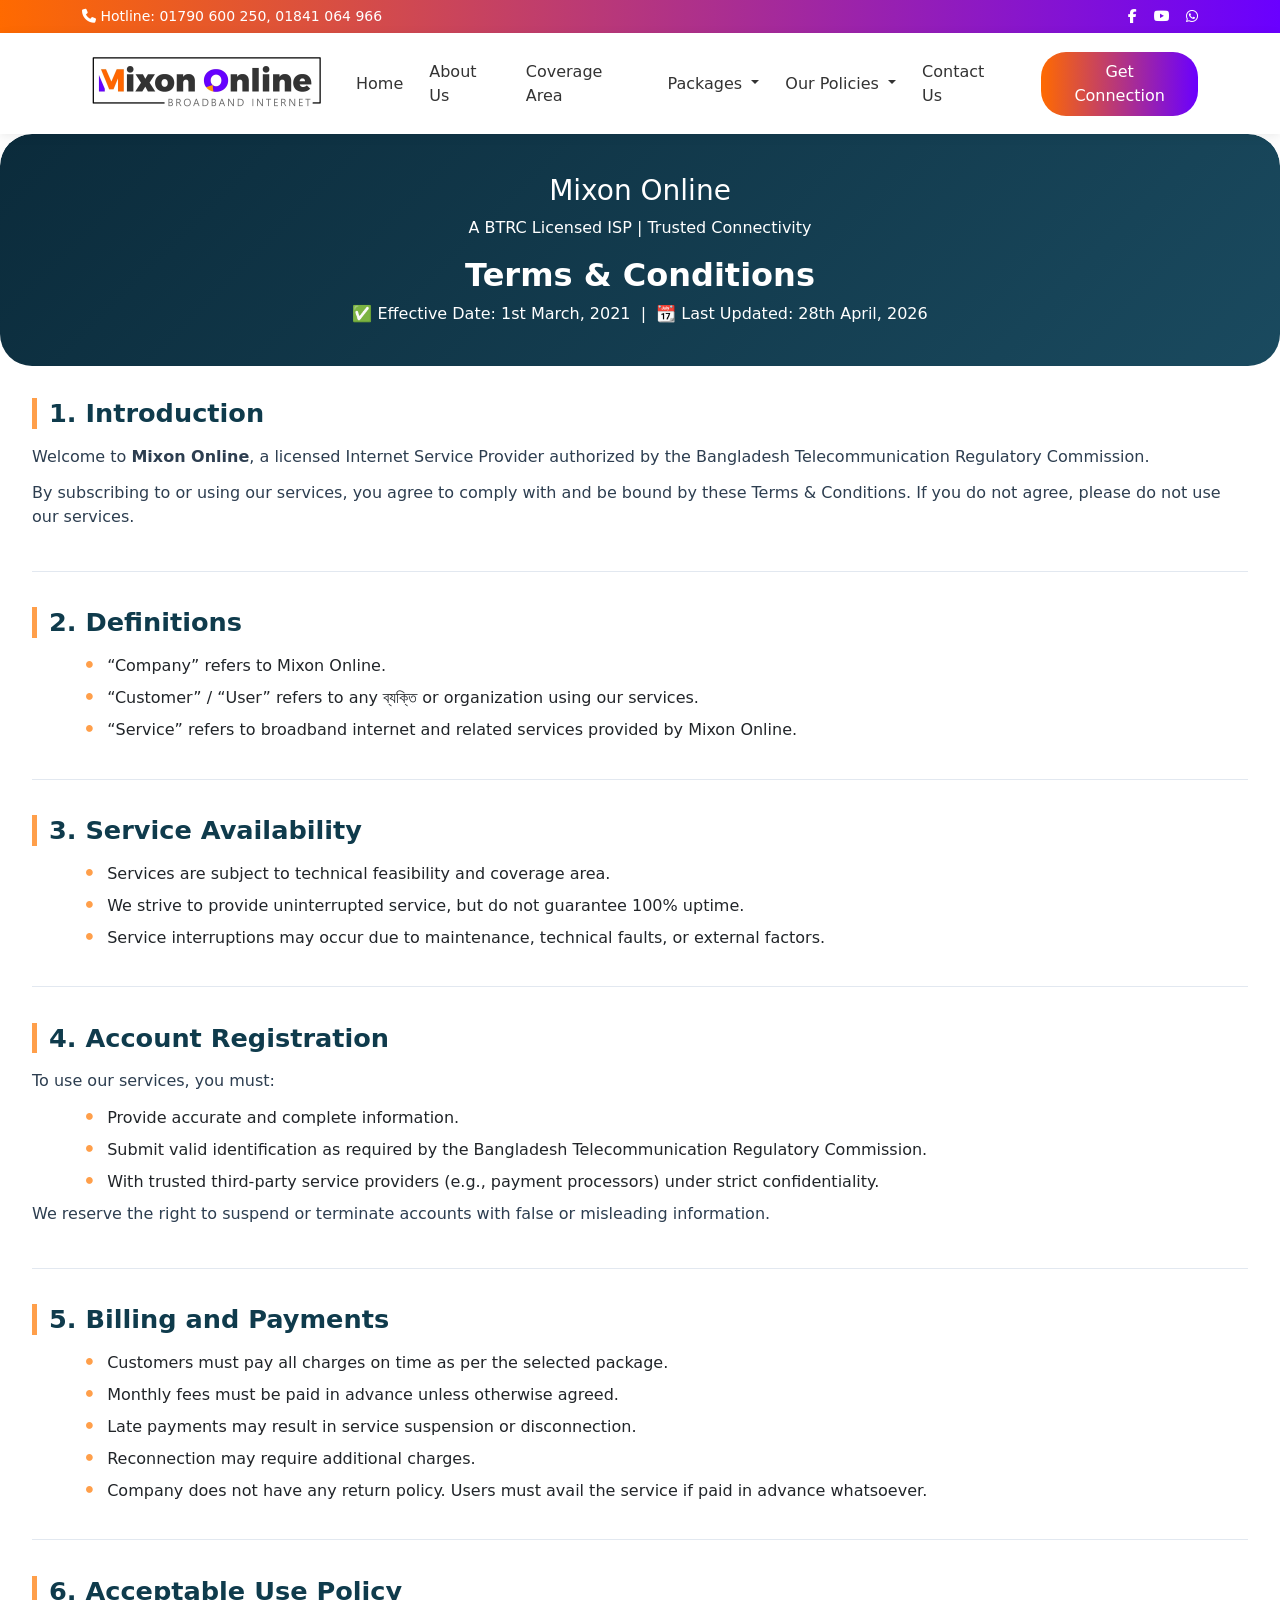
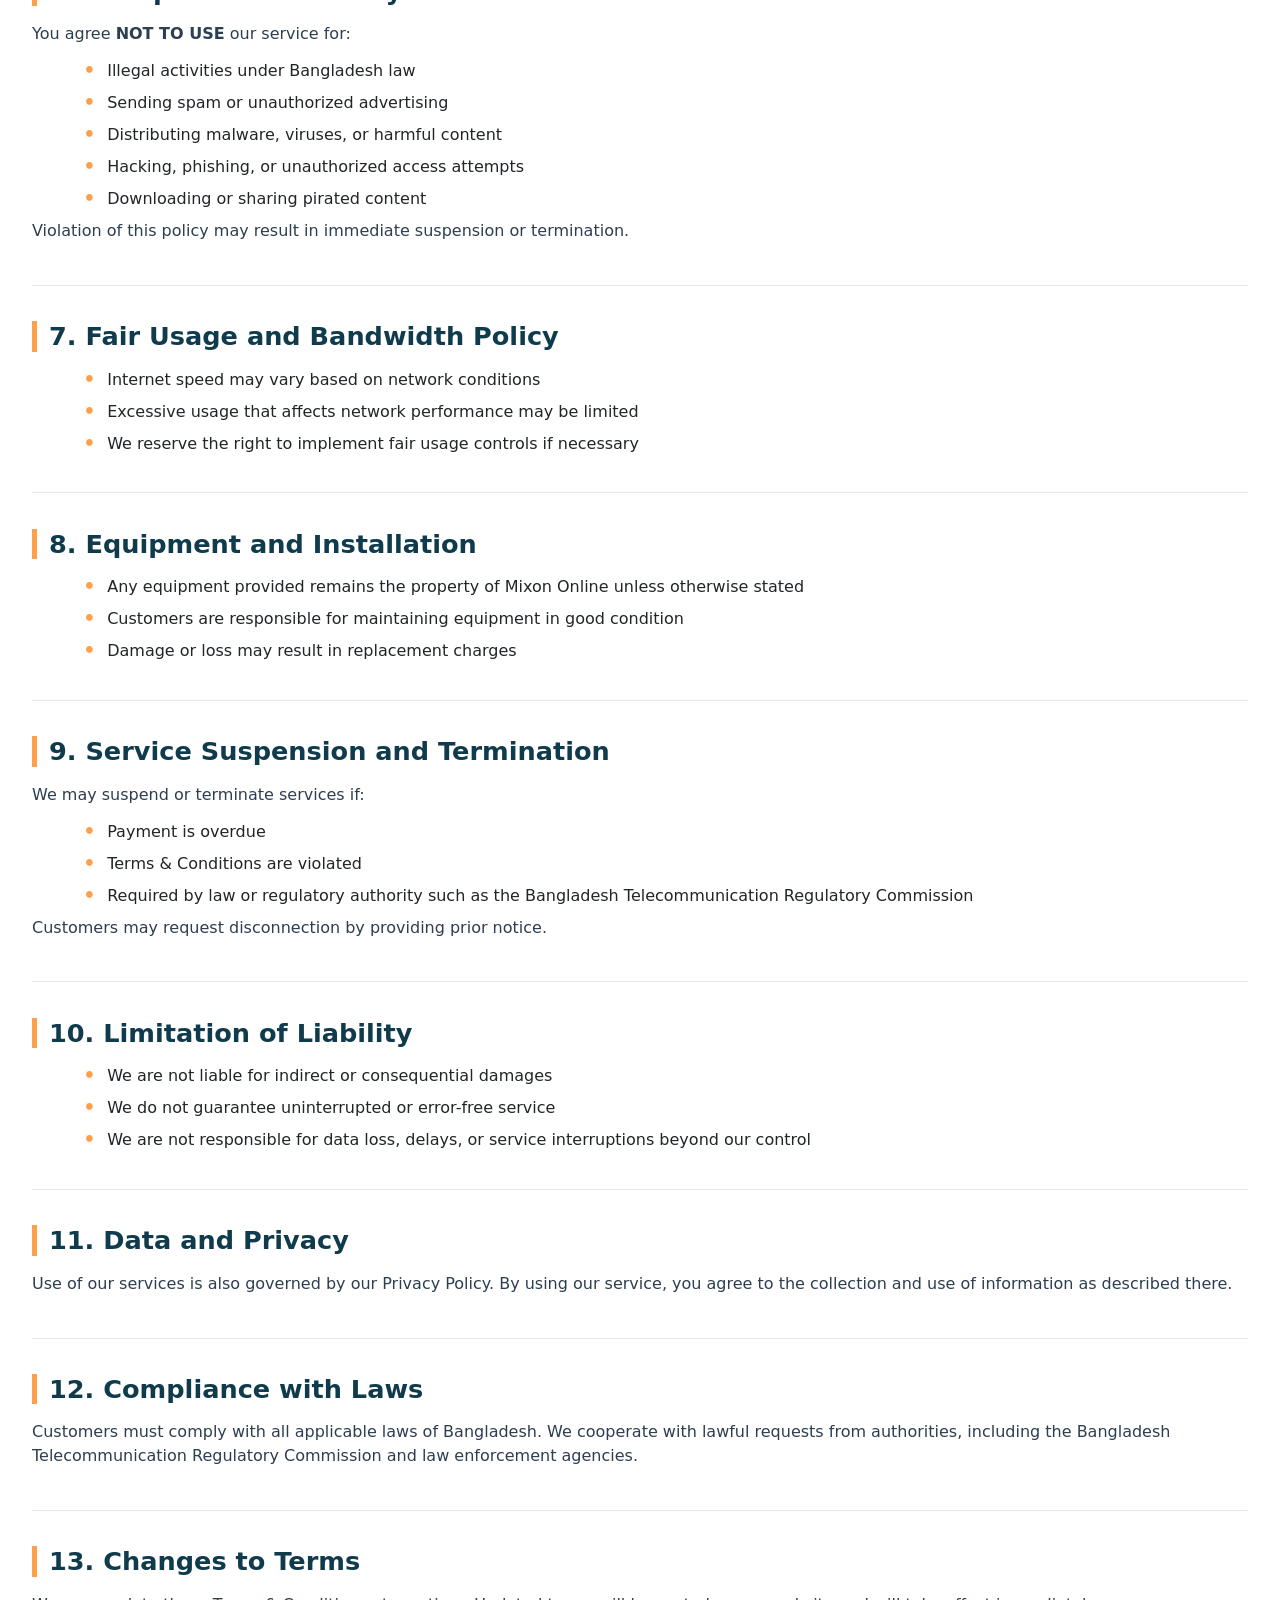
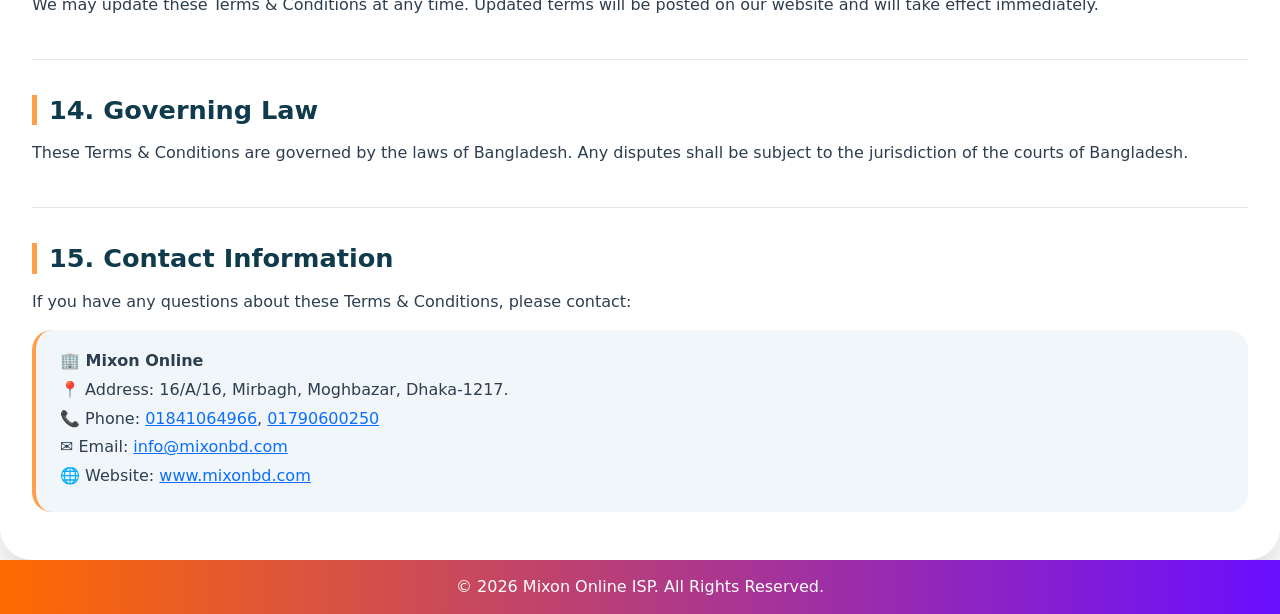
<file: tnc.html>
<!DOCTYPE html>
<html lang="en">
<head>
  <meta charset="UTF-8">
  <meta name="viewport" content="width=device-width, initial-scale=1.0">
  <title>Mixon Online</title>

  <!-- Bootstrap CSS -->
  <link href="https://cdn.jsdelivr.net/npm/bootstrap@5.3.0/dist/css/bootstrap.min.css" rel="stylesheet">

  <!-- Font Awesome (Icons) -->
  <link rel="stylesheet" href="https://cdnjs.cloudflare.com/ajax/libs/font-awesome/6.5.0/css/all.min.css">
  <link rel="stylesheet" href="utils/style.css">

</head>

<body>

<!-- ===== Topbar ===== -->
<div class="topbar">
  <div class="container d-flex justify-content-between align-items-center">
    
    <!-- Left -->
    <div>
      <i class="fas fa-phone"></i>
      Hotline: 01790 600 250, 01841 064 966
    </div>

    <!-- Right -->
    <div>
        <a href="https://www.facebook.com/mixonbd" target="_blank"><i class="fab fa-facebook-f"></i></a>
        <a href="#" target="_blank"><i class="fab fa-youtube"></i></a>
        <a href="https://wa.me/01790600250" target="_blank"><i class="fab fa-whatsapp"></i></a>
    </div>

  </div>
</div>

<!-- ===== Navbar ===== -->
<nav class="navbar navbar-expand-lg sticky-top">
  <div class="container">

    <!-- Logo -->
    <a class="navbar-brand" href="index.html">
      <img src="utils/logo.jpeg" alt="Mixon Online Logo">
    </a>

    <!-- Mobile Toggle -->
    <button class="navbar-toggler" type="button" data-bs-toggle="collapse" data-bs-target="#navbarNav">
      <span class="navbar-toggler-icon"></span>
    </button>

    <!-- Menu -->
    <div class="collapse navbar-collapse justify-content-end" id="navbarNav">
      <ul class="navbar-nav align-items-center">

        <li class="nav-item">
          <a class="nav-link" href="index.html">Home</a>
        </li>

        <li class="nav-item">
          <a class="nav-link" href="about.html">About Us</a>
        </li>

        <li class="nav-item">
          <a class="nav-link" href="coverage.html">Coverage Area</a>
        </li>

        <!-- Packages Dropdown -->
        <li class="nav-item dropdown">
          <a class="nav-link dropdown-toggle" href="#" data-bs-toggle="dropdown">
            Packages
          </a>
          <ul class="dropdown-menu">
            <li><a class="dropdown-item" href="home_p.html">Home Packages</a></li>
            <li><a class="dropdown-item" href="Corp_P.html">Corporate Packages</a></li>
          </ul>
        </li>

          <li class="nav-item dropdown">
          <a class="nav-link dropdown-toggle" href="#" data-bs-toggle="dropdown">
            Our Policies
          </a>
          <ul class="dropdown-menu">
            <li><a class="dropdown-item" href="P_Policy.html">Privecy Policy</a></li>
            <li><a class="dropdown-item" href="tnc.html">Terms & Conditions</a></li>
          </ul>
        </li>

        <li class="nav-item">
          <a class="nav-link" href="contact.html">Contact Us</a>
        </li>

        <!-- Button -->
        <li class="nav-item">
          <a class="btn btn-connection ms-3" href="form.html">Get Connection</a>
        </li>

      </ul>
    </div>

  </div>
</nav>
<!-- ===== PP ===== -->
 <div class="p-container">
        <div class="policy-header">
            <div class="logo"><h3>Mixon<span> Online</span></h3></div>
            <div class="tagline">A BTRC Licensed ISP | Trusted Connectivity</div>
            <h1>Terms & Conditions</h1>
            <div class="effective-date">
                ✅ Effective Date: 1st March, 2021 &nbsp;|&nbsp; 📆 Last Updated: 28th April, 2026
            </div>
        </div>

        <div class="policy-content">
            <!-- 1. Introduction -->
            <div class="section">
                <h2>1. Introduction</h2>
                <p>Welcome to <strong>Mixon Online</strong>, a licensed Internet Service Provider authorized by the Bangladesh Telecommunication Regulatory Commission.</p>
                <p>By subscribing to or using our services, you agree to comply with and be bound by these Terms & Conditions. If you do not agree, please do not use our services.</p>
            </div>

            <!-- 2. Information We Collect -->
            <div class="section">
                <h2>2. Definitions</h2>
                
                <ul class="info-list">
                    <li>“Company” refers to Mixon Online.</li>
                    <li>“Customer” / “User” refers to any ব্যক্তি or organization using our services.</li>
                    <li>“Service” refers to broadband internet and related services provided by Mixon Online.</li>
                </ul>
            </div>

            <!-- 3. How We Use Your Information -->
            <div class="section">
                <h2>3. Service Availability</h2>
                <ul class="info-list">
                    <li>Services are subject to technical feasibility and coverage area.</li>
                    <li>We strive to provide uninterrupted service, but do not guarantee 100% uptime.</li>
                    <li>Service interruptions may occur due to maintenance, technical faults, or external factors.</li>
                </ul>
            </div>

            <!-- 4. Data Sharing and Disclosure -->
            <div class="section">
                <h2>4. Account Registration</h2>
                <p>To use our services, you must:</p>
                <ul class="info-list">
                    <li>Provide accurate and complete information.</li>
                    <li>Submit valid identification as required by the Bangladesh Telecommunication Regulatory Commission.</li>
                    <li>With trusted third-party service providers (e.g., payment processors) under strict confidentiality.</li>
                </ul>
                <p>We reserve the right to suspend or terminate accounts with false or misleading information.</p>
            </div>

            <!-- 5. Data Retention -->
            <div class="section">
                <h2>5. Billing and Payments</h2>
                <ul class="info-list">
                    <li>Customers must pay all charges on time as per the selected package.</li>
                    <li>Monthly fees must be paid in advance unless otherwise agreed.</li>
                    <li>Late payments may result in service suspension or disconnection.</li>
                    <li>Reconnection may require additional charges.</li>
                    <li>Company does not have any return policy. Users must avail the service if paid in advance whatsoever.</li>
                </ul>
            </div>

            <!-- 6. Data Security -->
            <div class="section">
                <h2>6. Acceptable Use Policy</h2>
                <p>You agree <strong>NOT TO USE</strong> our service for:</p>
                <ul class="info-list">
                    <li>Illegal activities under Bangladesh law</li>
                    <li>Sending spam or unauthorized advertising</li>
                    <li>Distributing malware, viruses, or harmful content</li>
                    <li>Hacking, phishing, or unauthorized access attempts</li>
                    <li>Downloading or sharing pirated content</li>
                </ul>
                <p>Violation of this policy may result in immediate suspension or termination.</p>
            </div>

            <!-- 7. Your Rights -->
            <div class="section">
                <h2>7. Fair Usage and Bandwidth Policy</h2>
                <ul class="info-list">
                    <li>Internet speed may vary based on network conditions</li>
                    <li>Excessive usage that affects network performance may be limited</li>
                    <li>We reserve the right to implement fair usage controls if necessary</li>
                </ul>
            </div>

            <!-- 8. Cookies and Tracking Technologies -->
            <div class="section">
                <h2>8. Equipment and Installation</h2>
                <ul class="info-list">
                    <li>Any equipment provided remains the property of Mixon Online unless otherwise stated</li>
                    <li>Customers are responsible for maintaining equipment in good condition</li>
                    <li>Damage or loss may result in replacement charges</li>
                </ul>
            </div>

            <!-- 9. Third-Party Links -->
            <div class="section">
                <h2>9. Service Suspension and Termination</h2>
                <p>We may suspend or terminate services if:</p>
                <ul class="info-list">
                  <li>Payment is overdue</li>
                  <li>Terms & Conditions are violated</li>
                  <li>Required by law or regulatory authority such as the Bangladesh Telecommunication Regulatory Commission</li>
                </ul>
                <p>Customers may request disconnection by providing prior notice.</p>
            </div>

            <!-- 10. Compliance with Laws -->
            <div class="section">
                <h2>10. Limitation of Liability</h2>
                <ul class="info-list">
                  <li>We are not liable for indirect or consequential damages</li>
                  <li>We do not guarantee uninterrupted or error-free service</li>
                  <li>We are not responsible for data loss, delays, or service interruptions beyond our control</li>
                </ul>
            </div>

            <!-- 11. Changes to This Privacy Policy -->
            <div class="section">
                <h2>11. Data and Privacy</h2>
                <p>Use of our services is also governed by our Privacy Policy. By using our service, you agree to the collection and use of information as described there.</p>
            </div>

            <!-- 12. Changes to This Privacy Policy -->
             <div class="section">
                <h2>12. Compliance with Laws</h2>
                <p>Customers must comply with all applicable laws of Bangladesh. We cooperate with lawful requests from authorities, including the Bangladesh Telecommunication Regulatory Commission and law enforcement agencies.</p>
            </div>

                 <!-- 13. Changes to This Privacy Policy -->
             <div class="section">
                <h2>13. Changes to Terms</h2>
                <p>We may update these Terms & Conditions at any time. Updated terms will be posted on our website and will take effect immediately.</p>
            </div>

                <!-- 14. Changes to This Privacy Policy -->
             <div class="section">
                <h2>14. Governing Law</h2>
                <p>These Terms & Conditions are governed by the laws of Bangladesh. Any disputes shall be subject to the jurisdiction of the courts of Bangladesh.</p>
            </div>

            <!-- 15. Contact Us -->
            <div class="section">
                <h2>15. Contact Information</h2>
                <p>If you have any questions about these Terms & Conditions, please contact:</p>
                <div class="contact-block">
                    <p><strong>🏢 Mixon Online</strong></p>
                    <p>📍 Address: 16/A/16, Mirbagh, Moghbazar, Dhaka-1217.</p>
                    <p>📞 Phone: <a href="tel:01841064966">01841064966</a>, <a href="tel:01790600250">01790600250</a></p>
                    <p>✉️ Email: <a href="mailto:info@mixonbd.com">info@mixonbd.com</a></p>
                    <p>🌐 Website: <a href="https://www.mixonbd.com" target="_blank">www.mixonbd.com</a></p>
                </div>
            </div>
        </div>
 </div>





  <!-- Footer -->
  <footer class="footer text-center">
    © 2026 Mixon Online ISP. All Rights Reserved.
  </footer>



<!-- Bootstrap JS -->
<script src="https://cdn.jsdelivr.net/npm/bootstrap@5.3.0/dist/js/bootstrap.bundle.min.js"></script>

</body>
</html>
</file>
<file: utils/style.css>
/* ===== Topbar ===== */
    .topbar {
      background: linear-gradient(90deg, #ff6a00, #6a00ff);
      color: #fff;
      font-size: 14px;
      padding: 6px 0;
    }

    .topbar a {
      color: #fff;
      margin-left: 12px;
      transition: 0.3s;
    }

    .topbar a:hover {
      color: #000;
    }

    /* ===== Navbar ===== */
    .navbar {
      background: #ffffff;
      box-shadow: 0 2px 10px rgba(0,0,0,0.08);
      
    }

    .navbar-brand img {
      height: 75px;
      padding: 0;
      margin: 0;
    }

    .nav-link {
      color: #333 !important;
      font-weight: 500;
      margin-right: 10px;
    }

    .nav-link:hover {
      color: #6a00ff !important;
    }

    /* Dropdown hover */
    .dropdown-menu {
      border-radius: 8px;
    }

    /* CTA Button */
    .btn-connection {
      background: linear-gradient(90deg, #ff6a00, #6a00ff);
      color: #fff;
      border-radius: 25px;
      padding: 8px 18px;
      font-weight: 500;
      border: none;
    }

    .btn-connection:hover {
      opacity: 0.9;
    }
      /* .footer {
    background: linear-gradient(90deg, #ff6a00, #6a00ff);
    color: #fff;
    padding: 15px 0;
    margin-top: 40px;
    font-size: 14px;
    
  } */
 .footer {
            background: linear-gradient(90deg, #ff6a00, #6a0eff);
            color: #fff;
            padding: 15px 0;
            width: 100%;
            margin: 0;
 }
  .footer p {
    margin: 0;
  }

     /* Slider height */
    .carousel-item img {
      height: 500px;
      object-fit: cover;
    }

    /* Overlay text */
    .carousel-caption {
      background: rgba(0,0,0,0.4);
      padding: 20px;
      border-radius: 10px;
    }

    .btn-theme {
      background: linear-gradient(90deg, #ff6a00, #6a00ff);
      color: #fff;
      border: none;
    }
   

    .section-title {
      text-align: center;
      margin: 30px 0;
      font-weight: bold;
    }

    .area-btn {
      border: none;
      color: #fff;
      padding: 10px 18px;
      margin: 6px;
      border-radius: 25px;
      background: linear-gradient(90deg, #ff6a00, #6a00ff);
      transition: 0.3s;
      font-size: 14px;
    }

    .area-btn:hover {
      transform: scale(1.05);
      opacity: 0.9;
    }
    /* get connection page */
    .form-card {
            max-width: 780px;
            margin: 0 auto;
            border-radius: 36px;
            background: #ffffff;
            box-shadow: 0 25px 45px -12px rgba(0, 0, 0, 0.25);
            overflow: hidden;
            transition: transform 0.2s ease;
        }
        .form-card:hover {
            transform: scale(1.01);
        }
        .card-header-custom {
            background: linear-gradient(105deg, #0b2b4d 0%, #1c4e7a 100%);
            padding: 1.8rem 2rem;
            text-align: center;
            color: white;
            border-bottom: 4px solid #ffc107;
        }
        .card-header-custom h2 {
            font-weight: 700;
            font-size: 1.9rem;
            letter-spacing: -0.3px;
            margin: 0;
        }
        .card-header-custom p {
            opacity: 0.88;
            margin-top: 8px;
            font-weight: 400;
            font-size: 1rem;
        }
        .form-body {
            padding: 2rem 2rem 1.8rem;
        }
        .form-label {
            font-weight: 600;
            color: #0b2b4d;
            margin-bottom: 0.5rem;
            font-size: 0.95rem;
            display: flex;
            align-items: center;
            gap: 8px;
        }
        .form-label i {
            color: #1c6ea9;
            width: 20px;
            font-size: 1rem;
        }
        .required-star {
            color: #dc3545;
            font-size: 1.1rem;
            margin-left: 2px;
        }
        .form-control, .form-select, textarea {
            border-radius: 20px;
            border: 1.5px solid #e2e8f0;
            padding: 0.7rem 1rem;
            transition: all 0.2s;
            font-size: 0.95rem;
            background-color: #fefefe;
        }
        .form-control:focus, .form-select:focus, textarea:focus {
            border-color: #2c6e9e;
            box-shadow: 0 0 0 4px rgba(28, 110, 169, 0.15);
            outline: none;
        }
        .input-group-text {
            background-color: #f1f5f9;
            border-radius: 20px 0 0 20px;
            border: 1.5px solid #e2e8f0;
            border-right: none;
            font-weight: 500;
        }
        .input-group .form-control {
            border-radius: 0 20px 20px 0;
        }
        .row-gap-3 {
            row-gap: 1.25rem;
        }
        .btn-submit {
            background: linear-gradient(95deg, #0f3b5c, #1b5a83);
            border: none;
            padding: 14px 24px;
            font-weight: 700;
            font-size: 1.1rem;
            border-radius: 50px;
            color: white;
            width: 100%;
            transition: all 0.2s;
            box-shadow: 0 6px 14px rgba(0, 32, 64, 0.2);
        }
        .btn-submit i {
            margin-right: 10px;
        }
        .btn-submit:hover {
            background: linear-gradient(95deg, #0a2c47, #12496e);
            transform: translateY(-2px);
            box-shadow: 0 12px 20px -8px rgba(0, 0, 0, 0.3);
        }
        .alert-custom {
            border-radius: 28px;
            background: #f8fafc;
            border-left: 6px solid;
            margin-top: 1.5rem;
            display: none;
            font-weight: 500;
        }
        .badge-package {
            font-size: 0.7rem;
            background: #eef2ff;
            color: #1e4a76;
            padding: 0.2rem 0.6rem;
            border-radius: 40px;
        }
        /* footer {
            background: #f9fbfd;
            border-top: 1px solid #e9edf2;
            text-align: center;
            padding: 1rem;
            font-size: 0.8rem;
            color: #4a627a;
        } */
        @media (max-width: 550px) {
            .form-body {
                padding: 1.5rem;
            }
            .card-header-custom h2 {
                font-size: 1.5rem;
            }
        }
    @keyframes softPulse {
    0% { box-shadow: 0 0 0 0 rgba(255,215,0,0.4);}
    100% { box-shadow: 0 0 0 12px rgba(255,215,0,0);}
    }
    .package-card.selected {
        animation: softPulse 0.55s ease-out;
    }
    body {
        scroll-behavior: smooth;
    }
    .package-card .select-btn {
        transition: 0.2s;
    }
    .package-card.selected .select-btn {
        background: #FFD966;
        color: #0a0f1c;
        font-weight: 800;
    }
        /* About card premium styling */
        .about-card {
            border: none;
            border-radius: 2rem;
            overflow: hidden;
            background: #ffffff;
            box-shadow: 0 25px 45px -12px rgba(0, 0, 0, 0.25);
            transition: transform 0.3s ease;
        }
        .about-card:hover {
            transform: scale(1.01);
        }
        .about-header {
            background: linear-gradient(105deg, #0b2b3b 0%, #1b4f6e 100%);
            padding: 2rem 2rem 1.8rem;
            color: white;
            border-bottom: 5px solid #f4b942;
        }
        .about-header h2 {
            font-weight: 800;
            font-size: 2.2rem;
            letter-spacing: -0.5px;
        }
        .about-header .tagline {
            font-size: 1rem;
            opacity: 0.9;
            border-left: 3px solid #f4b942;
            padding-left: 1rem;
            margin-top: 0.5rem;
        }
        .info-badge {
            background: rgba(255,255,255,0.15);
            border-radius: 60px;
            padding: 0.4rem 1rem;
            font-size: 0.8rem;
            display: inline-block;
            margin-top: 1rem;
        }
        .stat-block {
            background: #f8fafd;
            border-radius: 1.5rem;
            transition: all 0.2s;
            border-left: 4px solid #f4b942;
        }
        .stat-number {
            font-size: 2rem;
            font-weight: 800;
            color: #1b4f6e;
            line-height: 1;
        }
        .address-card {
            background: #f1f6fe;
            border-radius: 1.25rem;
            padding: 1.2rem;
            border: 1px solid rgba(0,0,0,0.05);
        }
        .thana-chip {
            background: #e9ecef;
            padding: 0.3rem 0.9rem;
            border-radius: 40px;
            font-size: 0.8rem;
            font-weight: 600;
            color: #155f7c;
            display: inline-block;
        }
        .icon-symbol {
            width: 42px;
            height: 42px;
            background: #f4b94220;
            border-radius: 50%;
            display: inline-flex;
            align-items: center;
            justify-content: center;
            color: #f4b942;
            font-size: 1.4rem;
        }
        .list-check {
            list-style: none;
            padding-left: 0;
        }
        .list-check li {
            margin-bottom: 0.7rem;
            display: flex;
            align-items: center;
            gap: 12px;
        }
        .list-check li i {
            color: #22a67a;
            font-size: 1.2rem;
            width: 24px;
        }
        .btn-connect {
            background: #0b2b3b;
            color: white;
            border-radius: 50px;
            padding: 0.8rem 1.6rem;
            font-weight: 600;
            transition: 0.2s;
            border: none;
        }
        .btn-connect:hover {
            background: #f4b942;
            color: #0b2b3b;
            transform: translateY(-3px);
        }
        hr.divider-light {
            opacity: 0.3;
            margin: 1.2rem 0;
        }
        @media (max-width: 768px) {
            .about-header h2 {
                font-size: 1.8rem;
            }
        }
        /* header gradient */
        .hero-area {
            background: linear-gradient(135deg, #0a2e3f 0%, #1c5a7a 100%);
            border-radius: 0 0 40px 40px;
            padding: 2rem 1rem 2.5rem;
            margin-bottom: 3rem;
            box-shadow: 0 10px 25px -5px rgba(0,0,0,0.1);
        }

        .isp-badge {
            background: #f4b94220;
            backdrop-filter: blur(4px);
            border-radius: 60px;
            padding: 5px 15px;
            font-size: 0.8rem;
            font-weight: 600;
            width: fit-content;
            color: #fad97c;
            border: 1px solid #f4b94260;
        }

        .coverage-title {
            font-weight: 800;
            font-size: 2.2rem;
            color: white;
            letter-spacing: -0.5px;
        }

        .coverage-sub {
            color: #e0f2fe;
            font-size: 1rem;
        }

        /* area card design */
        .zone-card {
            background: white;
            border-radius: 28px;
            transition: all 0.25s ease;
            border: 1px solid rgba(0,0,0,0.05);
            box-shadow: 0 8px 20px -8px rgba(0,0,0,0.1);
            height: 100%;
            overflow: hidden;
            cursor: pointer;
        }

        .zone-card:hover {
            transform: translateY(-5px);
            box-shadow: 0 20px 25px -12px rgba(0,0,0,0.2);
            border-color: #f4b94260;
        }

        .zone-header {
            background: #fcf9f0;
            padding: 1rem 0.75rem;
            border-bottom: 2px solid #f4b942;
            text-align: center;
        }

        .zone-header h5 {
            font-weight: 800;
            font-size: 1rem;
            margin: 0;
            color: #1e3a4d;
            display: flex;
            align-items: center;
            gap: 8px;
            justify-content: center;
        }

        .zone-header i {
            color: #f4b942;
            font-size: 1.2rem;
        }

        .zone-body {
            padding: 0.8rem;
            background: white;
            min-height: 60px;
        }

        /* removed all bangla description text, kept only minimal spacing */
        .coverage-grid {
            margin-top: 1.5rem;
        }

        /* stats section */
        .stat-badge-light {
            background: #ffffffcc;
            backdrop-filter: blur(8px);
            border-radius: 50px;
            padding: 0.3rem 1rem;
            font-weight: 600;
            font-size: 0.8rem;
            color: #0b2b3b;
        }

        .footer-note {
            background: #eef3fc;
            border-radius: 60px;
            padding: 12px 24px;
            display: inline-block;
        }

        .btn-map {
            background: #f4b942;
            color: #1e3a4d;
            font-weight: 700;
            border-radius: 40px;
            padding: 0.6rem 1.8rem;
            transition: 0.2s;
            border: none;
        }

        .btn-map:hover {
            background: #e09d1e;
            color: #0a2e3f;
            transform: scale(0.98);
        }

        .section-title {
            font-weight: 800;
            color: #1e3a4d;
            position: relative;
            display: inline-block;
        }

        .section-title:after {
            content: '';
            position: absolute;
            bottom: -8px;
            left: 0;
            width: 55px;
            height: 3px;
            background: #f4b942;
            border-radius: 4px;
        }

        @media (max-width: 576px) {
            .coverage-title {
                font-size: 1.8rem;
            }
            .zone-header h5 {
                font-size: 0.85rem;
            }
        }
    .contact-header {
        background: linear-gradient(135deg, #0b2b3b 0%, #1b4f6e 100%);
        padding: 2rem 0;
        border-radius: 0 0 30px 30px;
        margin-bottom: 2.5rem;
        box-shadow: 0 10px 20px rgba(0,0,0,0.1);
    }
    .contact-header h1 {
      color: white;
      font-weight: 700;
      letter-spacing: -0.3px;
    }
    .contact-header p {
      color: #e0f0f5;
      font-size: 1.1rem;
    }
    .card-contact {
      border: none;
      border-radius: 28px;
      overflow: hidden;
      box-shadow: 0 20px 35px rgba(0,0,0,0.05);
      transition: all 0.2s ease;
      background: white;
      height: 100%;
    }
    .info-card {
      background: #ffffff;
      padding: 1.8rem;
      border-radius: 28px;
      box-shadow: 0 8px 20px rgba(0,0,0,0.03);
      transition: 0.2s;
    }
    .info-item {
      display: flex;
      align-items: center;
      gap: 1rem;
      margin-bottom: 1.8rem;
      padding-bottom: 0.8rem;
      border-bottom: 1px solid #eef2f6;
    }
    .info-icon {
      width: 48px;
      height: 48px;
      background: #eef2fa;
      display: flex;
      align-items: center;
      justify-content: center;
      border-radius: 60px;
      color: #1b6b8f;
      font-size: 1.4rem;
    }
    .info-text h5 {
      font-weight: 600;
      font-size: 1rem;
      margin-bottom: 0.25rem;
      color: #1e2a3a;
    }
    .info-text p, .info-text a {
      font-size: 0.95rem;
      color: #4a627a;
      text-decoration: none;
      margin-bottom: 0;
      font-weight: 500;
    }
    .info-text a:hover {
      color: #0f5b7a;
      text-decoration: underline;
    }
    .social-links {
      margin-top: 1rem;
    }
    .social-links a {
      display: inline-flex;
      align-items: center;
      justify-content: center;
      width: 40px;
      height: 40px;
      background: #eef2fa;
      border-radius: 50%;
      margin-right: 12px;
      color: #1b6b8f;
      transition: 0.2s;
      font-size: 1.2rem;
    }
    .social-links a:hover {
      background: #1b6b8f;
      color: white;
      transform: translateY(-3px);
    }
    .form-control, .form-select {
      border-radius: 16px;
      padding: 12px 18px;
      border: 1px solid #dee2e6;
      background: #fefefe;
      font-size: 0.95rem;
      transition: 0.2s;
    }
    .form-control:focus, .form-select:focus {
      box-shadow: 0 0 0 3px rgba(27, 107, 143, 0.2);
      border-color: #1b6b8f;
    }
    .btn-submit {
      background: #1b6b8f;
      border: none;
      padding: 12px 25px;
      border-radius: 40px;
      font-weight: 600;
      letter-spacing: 0.3px;
      transition: 0.2s;
      width: 100%;
      font-size: 1rem;
      color: white;
    }
    .btn-submit:hover {
      background: #0e4e6b;
      transform: translateY(-2px);
      box-shadow: 0 8px 18px rgba(0,0,0,0.1);
    }
    .map-container {
      border-radius: 28px;
      overflow: hidden;
      box-shadow: 0 10px 25px rgba(0,0,0,0.05);
      border: 1px solid rgba(0,0,0,0.05);
      height: 320px;
    }
    .map-container iframe {
      width: 100%;
      height: 100%;
      border: 0;
    }
    .alert-custom {
      border-radius: 20px;
      font-weight: 500;
    }
    /* footer {
      margin-top: 3rem;
      text-align: center;
      font-size: 0.85rem;
      color: #5a6e7c;
    } */
    @media (max-width: 768px) {
      body {
        padding: 1rem 0 2rem 0;
      }
      .info-item {
        gap: 0.8rem;
      }
    }
    /* section heading (optional but nice) */
        .section-badge {
            text-align: center;
            margin-top: 50px;
            margin-bottom: 40px;
        }
        .section-badge h1 {
            font-weight: 800;
            font-size: 2.4rem;
            background: linear-gradient(135deg, #1e2b3c, #2c4b66);
            background-clip: text;
            -webkit-background-clip: text;
            color: transparent;
            letter-spacing: -0.5px;
        }
        .section-badge p {
            color: #3a546d;
            font-weight: 500;
        }

        /* Pricing Card Base */
        .pricing-card {
            border: none;
            border-radius: 28px;
            overflow: hidden;
            transition: all 0.35s cubic-bezier(0.2, 0.9, 0.4, 1.1);
            box-shadow: 0 20px 30px -12px rgba(0, 0, 0, 0.12);
            background: #ffffff;
            height: 100%;
            position: relative;
        }

        .pricing-card:hover {
            transform: translateY(-8px);
            box-shadow: 0 28px 36px -14px rgba(0, 0, 0, 0.2);
        }

        /* Ribbon styling (modern) */
        .ribbon-wrapper {
            position: absolute;
            top: 0;
            left: 0;
            width: 100px;
            height: 100px;
            overflow: hidden;
            z-index: 15;
            pointer-events: none;
        }
        .ribbon {
            position: absolute;
            top: 18px;
            left: -28px;
            width: 140px;
            background: #e31b23;
            color: #fff;
            font-size: 11px;
            font-weight: 800;
            text-align: center;
            text-transform: uppercase;
            letter-spacing: 0.5px;
            transform: rotate(-45deg);
            padding: 5px 0;
            box-shadow: 0 3px 8px rgba(0,0,0,0.2);
            font-family: monospace;
        }
        .ribbon.best-value {
            background: #f4b942;
            color: #1f2a3a;
        }

        /* Card header variations — vivid modern gradients with high readability */
        .card-header {
            padding: 28px 12px 20px;
            border-bottom: none;
            color: #111;
            transition: all 0.2s;
            background-size: cover;
        }
        .card-header h3 {
            font-size: 1.6rem;
            font-weight: 800;
            letter-spacing: 1px;
            text-transform: uppercase;
            margin-bottom: 12px;
            text-shadow: 0 1px 1px rgba(255,255,255,0.3);
        }
        .speed {
            font-size: 1.4rem;
            font-weight: 700;
            background: rgba(0,0,0,0.08);
            display: inline-block;
            padding: 5px 14px;
            border-radius: 60px;
            backdrop-filter: blur(2px);
        }
        .price .currency {
            font-size: 0.85rem;
            font-weight: 600;
            letter-spacing: 1px;
            display: inline-block;
            vertical-align: top;
            margin-top: 8px;
        }
        .price .amount {
            font-size: 2.8rem;
            font-weight: 900;
            line-height: 1;
            display: inline-block;
            margin-left: 3px;
        }
        .price {
            margin-top: 16px;
        }

        /* list group modern */
        .list-group-item {
            background: transparent;
            font-size: 0.85rem;
            font-weight: 500;
            border: none;
            border-bottom: 1px solid rgba(0,0,0,0.05);
            padding: 12px 10px;
            color: #1e2a36;
        }
        .check {
            color: #1b8c3e;
            font-weight: 800;
            margin-right: 8px;
            font-size: 1rem;
        }
        .cross {
            color: #c0392b;
            font-weight: 800;
            margin-right: 8px;
            font-size: 1rem;
        }

        /* Ratio section */
        .ratio-section {
            padding: 12px 8px;
            font-weight: 800;
            font-size: 0.9rem;
            text-align: center;
            background: #f8f9fc;
            letter-spacing: 0.5px;
            border-top: 1px solid rgba(0,0,0,0.05);
            border-bottom: 1px solid rgba(0,0,0,0.05);
        }

        /* Call button */
        .btn-call {
            background: #121f2f;
            color: white;
            border-radius: 50px;
            font-weight: 700;
            text-transform: uppercase;
            padding: 12px 10px;
            transition: 0.2s;
            font-size: 0.85rem;
            letter-spacing: 1px;
            border: none;
            display: flex;
            align-items: center;
            justify-content: center;
            gap: 8px;
        }
        .btn-call i {
            font-size: 1rem;
        }
        .btn-call:hover {
            background: #e67e22;
            color: #fff;
            transform: scale(0.97);
        }

        /* custom vivid background colors based on original imagery but smoother */
        .bg-bronze { background: linear-gradient(125deg, #4a9eff, #2c7ed6) !important; color: white; }
        .bg-silver { background: linear-gradient(125deg, #6fcf97, #2ecc71) !important; color: #1e2a2f; }
        .bg-gold { background: linear-gradient(125deg, #f8c471, #f39c12) !important; color: #2c2b1f; }
        .bg-platinum { background: linear-gradient(125deg, #b07ce6, #9b59b6) !important; color: #f5f0ff; }
        .bg-diamond { background: linear-gradient(125deg, #48c9b0, #1abc9c) !important; color: #0a2e25; }
        .bg-vip { background: linear-gradient(125deg, #f1c40f, #e67e22) !important; color: #2d1f00; }

        /* ratio section matching background but lighter */
        .ratio-bronze { background: #eef4fc; color: #1f5b9e; border-top: 2px solid #5dade2; }
        .ratio-silver { background: #eafaf1; color: #148f3b; border-top: 2px solid #82e0aa; }
        .ratio-gold { background: #fef5e7; color: #b45b0b; border-top: 2px solid #edbb99; }
        .ratio-platinum { background: #f4ecf7; color: #6c3483; border-top: 2px solid #af7ac5; }
        .ratio-diamond { background: #e0f2f1; color: #0e6655; border-top: 2px solid #48c9b0; }
        .ratio-vip { background: #fef9e0; color: #b9770e; border-top: 2px solid #d4ac0d; }

        /* card body light */
        .card-body {
            padding: 18px 15px 20px;
            background: #ffffff;
        }

        /* custom list icons */
        .list-group-item i.fa-check-circle {
            color: #2ecc71;
            margin-right: 8px;
        }
        .list-group-item i.fa-times-circle {
            color: #e74c3c;
            margin-right: 8px;
        }

        /* responsive adjustments */
        @media (max-width: 768px) {
            body {
                padding: 30px 0;
            }
            .card-header h3 {
                font-size: 1.3rem;
            }
            .price .amount {
                font-size: 2rem;
            }
        }
 .policy-header {
            background: linear-gradient(135deg, #0b2b3b 0%, #1a4a5f 100%);
            padding: 2.5rem 2rem;
            text-align: center;
            color: white;
            border-radius: 2rem;
        }
          .policy-header h1 {
            font-size: 2rem;
            margin-top: 1rem;
            font-weight: 600;
        }
        .policy-content {
            padding: 2rem 2rem 3rem;
        }
         .section {
            margin-bottom: 2.2rem;
            border-bottom: 1px solid #e2e8f0;
            padding-bottom: 1.8rem;
        }

        .section:last-child {
            border-bottom: none;
            margin-bottom: 0;
            padding-bottom: 0;
        }

        .section h2 {
            font-size: 1.6rem;
            color: #0f3b4c;
            margin-bottom: 1rem;
            padding-left: 0.75rem;
            border-left: 5px solid #ff9f4a;
            font-weight: 600;
        }

        .section h3 {
            font-size: 1.2rem;
            color: #2c5a6e;
            margin: 1rem 0 0.5rem 0;
            font-weight: 500;
        }

        .section p {
            margin-bottom: 0.8rem;
            color: #2d3e50;
        }

        .info-list {
            list-style: none;
            margin: 0.8rem 0 0 1.2rem;
        }

        .info-list li {
            margin-bottom: 0.5rem;
            position: relative;
            padding-left: 1.5rem;
        }

        .info-list li::before {
            content: "•";
            color: #ff9f4a;
            font-weight: bold;
            font-size: 1.2rem;
            position: absolute;
            left: 0;
            top: -2px;
        }

        .sub-list {
            list-style: none;
            margin-left: 2rem;
        }

        .sub-list li {
            position: relative;
            padding-left: 1.2rem;
            margin-bottom: 0.4rem;
        }

        .sub-list li::before {
            content: "◦";
            color: #5f8b9c;
            position: absolute;
            left: 0;
        }

        .contact-block {
            background: #f0f6fa;
            border-radius: 20px;
            padding: 1.2rem 1.5rem;
            margin-top: 1rem;
            border-left: 4px solid #ff9f4a;
        }

        .contact-block p {
            margin-bottom: 0.3rem;
        }
           .p-container {
            max-width: 1300px;
            margin: 0 auto;
            background: #ffffff;
            border-radius: 32px;
            box-shadow: 0 25px 45px -12px rgba(0, 0, 0, 0.25);
            overflow: hidden;
            transition: all 0.3s ease;
        }
</file>
